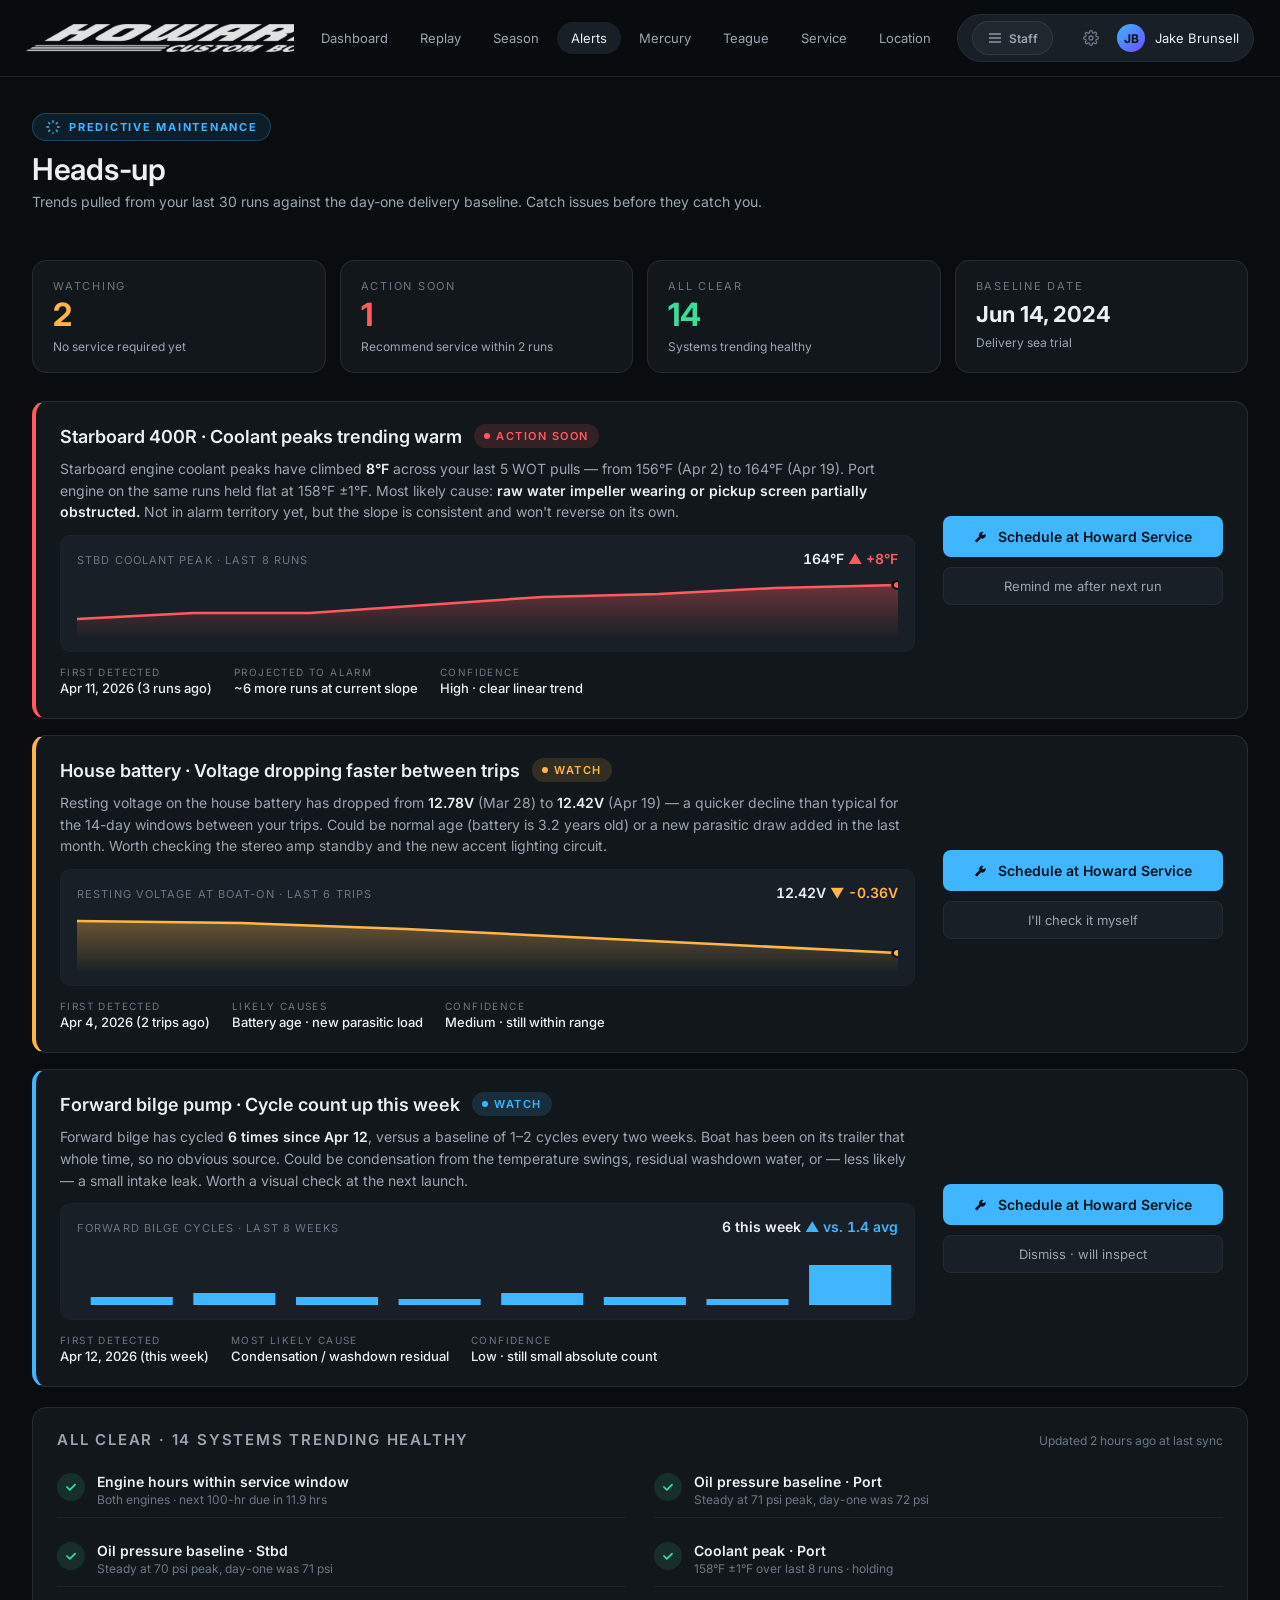
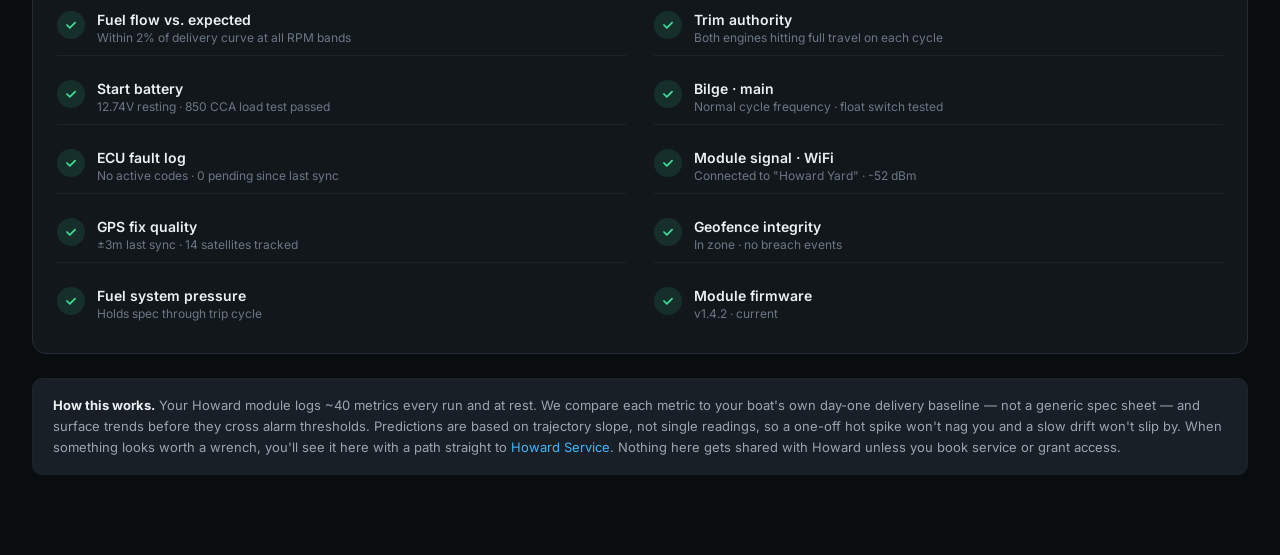
<file: alerts.html>
<!doctype html>
<html lang="en">
<head>
  <meta charset="utf-8" />
  <meta name="viewport" content="width=device-width, initial-scale=1" />
  <title>Predictive Alerts — Howard Custom Boats</title>
  <link rel="preconnect" href="https://fonts.googleapis.com" />
  <link rel="preconnect" href="https://fonts.gstatic.com" crossorigin />
  <link href="https://fonts.googleapis.com/css2?family=Inter:wght@400;500;600;700;800&display=swap" rel="stylesheet" />
  <link rel="stylesheet" href="styles.css" />
  <style>
    .alerts-summary {
      display: grid; grid-template-columns: repeat(4, 1fr); gap: 14px;
      margin: 18px 0 28px;
    }
    .summary-tile {
      background: var(--bg-elev-1); border: 1px solid var(--line);
      border-radius: var(--radius); padding: 18px 20px;
    }
    .summary-tile .lbl { font-size: 11px; letter-spacing: 0.16em; text-transform: uppercase; color: var(--text-mute); }
    .summary-tile .val { font-size: 32px; font-weight: 700; margin-top: 6px; line-height: 1; }
    .summary-tile.warn .val { color: var(--warn); }
    .summary-tile.good .val { color: var(--good); }
    .summary-tile.bad  .val { color: var(--bad); }
    .summary-tile .sub { font-size: 12px; color: var(--text-dim); margin-top: 8px; }

    .alert-card {
      background: var(--bg-elev-1); border: 1px solid var(--line);
      border-left-width: 4px;
      border-radius: var(--radius);
      padding: 22px 24px; margin-bottom: 16px;
      display: grid; grid-template-columns: 1fr 280px; gap: 28px;
      align-items: center;
    }
    .alert-card.severity-watch    { border-left-color: var(--accent); }
    .alert-card.severity-soon     { border-left-color: var(--warn); }
    .alert-card.severity-action   { border-left-color: var(--bad); }

    .alert-head { display: flex; align-items: center; gap: 12px; margin-bottom: 10px; flex-wrap: wrap; }
    .alert-head h3 { margin: 0; font-size: 18px; font-weight: 600; color: var(--text); }
    .alert-badge {
      display: inline-flex; align-items: center; gap: 6px;
      font-size: 11px; letter-spacing: 0.14em; text-transform: uppercase;
      padding: 5px 10px; border-radius: 999px; font-weight: 600;
    }
    .alert-badge .dot { width: 6px; height: 6px; border-radius: 50%; display: inline-block; }
    .alert-badge.watch  { background: rgba(63,182,255,.14); color: var(--accent); }
    .alert-badge.watch .dot  { background: var(--accent); }
    .alert-badge.soon   { background: rgba(255,182,72,.14); color: var(--warn); }
    .alert-badge.soon .dot   { background: var(--warn); }
    .alert-badge.action { background: rgba(255,90,95,.14); color: var(--bad); }
    .alert-badge.action .dot { background: var(--bad); }

    .alert-desc { color: var(--text-dim); line-height: 1.55; margin: 0 0 12px; font-size: 14px; }
    .alert-desc strong { color: var(--text); font-weight: 600; }

    .alert-meta { display: flex; gap: 22px; flex-wrap: wrap; font-size: 12px; color: var(--text-mute); margin-top: 14px; }
    .alert-meta div { display: flex; flex-direction: column; gap: 2px; }
    .alert-meta .ml { letter-spacing: 0.14em; text-transform: uppercase; font-size: 10px; }
    .alert-meta .mv { color: var(--text); font-size: 13px; font-weight: 500; }

    .alert-actions {
      display: flex; flex-direction: column; gap: 10px;
    }
    .alert-actions .schedule-btn {
      background: var(--accent); color: #001220;
      border: none; padding: 12px 18px; border-radius: 8px;
      font-weight: 600; font-size: 14px; cursor: pointer;
      display: flex; align-items: center; justify-content: center; gap: 8px;
      transition: all .15s ease;
    }
    .alert-actions .schedule-btn:hover { background: var(--accent-strong); color: #fff; transform: translateY(-1px); }
    .alert-actions .schedule-btn svg { width: 16px; height: 16px; fill: currentColor; }
    .alert-actions .dismiss-btn {
      background: var(--bg-elev-2); color: var(--text-dim);
      border: 1px solid var(--line); padding: 10px 14px; border-radius: 8px;
      font-size: 13px; cursor: pointer; transition: all .15s ease;
    }
    .alert-actions .dismiss-btn:hover { background: var(--bg-elev-3); color: var(--text); }

    .alert-chart {
      background: var(--bg-elev-2); border: 1px solid var(--line-soft);
      border-radius: var(--radius-sm); padding: 14px 16px;
      margin-top: 12px;
    }
    .alert-chart-head {
      display: flex; justify-content: space-between; align-items: baseline;
      font-size: 11px; color: var(--text-mute); letter-spacing: 0.1em; text-transform: uppercase;
    }
    .alert-chart-head .label-value { color: var(--text); font-size: 14px; font-weight: 600; letter-spacing: 0; text-transform: none; font-variant-numeric: tabular-nums; }
    .alert-chart svg { width: 100%; height: 64px; margin-top: 6px; display: block; }

    .all-clear {
      background: var(--bg-elev-1); border: 1px solid var(--line);
      border-radius: var(--radius); padding: 22px 24px; margin-top: 20px;
    }
    .all-clear-grid {
      display: grid; grid-template-columns: repeat(2, 1fr); gap: 14px 28px;
      margin-top: 14px;
    }
    .clear-item {
      display: flex; align-items: flex-start; gap: 12px; padding: 10px 0;
      border-bottom: 1px solid var(--line-soft);
    }
    .clear-item:last-child, .clear-item:nth-last-child(2) { border-bottom: none; }
    .clear-check {
      width: 28px; height: 28px; border-radius: 50%;
      background: rgba(61,220,151,0.12); color: var(--good);
      display: grid; place-items: center; flex-shrink: 0;
    }
    .clear-check svg { width: 14px; height: 14px; fill: none; stroke: currentColor; stroke-width: 3; stroke-linecap: round; stroke-linejoin: round; }
    .clear-text .name { font-size: 14px; font-weight: 600; color: var(--text); }
    .clear-text .meta { font-size: 12px; color: var(--text-mute); margin-top: 2px; }

    .method-box {
      background: var(--bg-elev-2); border: 1px solid var(--line-soft);
      border-radius: var(--radius-sm); padding: 16px 20px;
      margin-top: 24px; font-size: 13px; color: var(--text-dim); line-height: 1.6;
    }
    .method-box strong { color: var(--text); }

    @media (max-width: 880px) {
      .alert-card { grid-template-columns: 1fr; gap: 16px; }
      .alerts-summary { grid-template-columns: repeat(2, 1fr); }
      .all-clear-grid { grid-template-columns: 1fr; }
    }
  </style>
</head>
<body>
  <header class="topbar">
    <div class="brand" id="brand">
      <div class="brand-mark">HCB</div>
      <img class="brand-logo-img" src="assets/logo.png" alt="Howard Custom Boats"
           onload="this.style.display='block'; document.getElementById('brand').classList.add('has-logo');"
           onerror="this.style.display='none';" />
      <div class="brand-text"><strong>Howard</strong> &nbsp;Custom Boats</div>
    </div>
    <nav class="nav" aria-label="Primary">
      <a href="index.html">Dashboard</a>
      <a href="replay.html">Replay</a>
      <a href="recap.html">Season</a>
      <a href="alerts.html" class="active">Alerts</a>
      <a href="mercury.html">Mercury</a>
      <a href="teague.html">Teague</a>
      <a href="service.html">Service</a>
      <a href="location.html">Location</a>
    </nav>
    <div class="user-chip">
      <a href="fleet.html" class="role-toggle" title="Howard staff fleet view">
        <svg class="ico" viewBox="0 0 24 24"><path d="M3 12h18"/><path d="M3 6h18"/><path d="M3 18h18"/></svg>
        <span>Staff</span>
      </a>
      <a href="settings.html" title="Settings" style="color:var(--text-mute);padding:0 8px;">
        <svg class="ico" viewBox="0 0 24 24"><circle cx="12" cy="12" r="3"/><path d="M19.4 15a1.7 1.7 0 0 0 .3 1.8l.1.1a2 2 0 1 1-2.8 2.8l-.1-.1a1.7 1.7 0 0 0-1.8-.3 1.7 1.7 0 0 0-1 1.5V21a2 2 0 1 1-4 0v-.1a1.7 1.7 0 0 0-1.1-1.5 1.7 1.7 0 0 0-1.8.3l-.1.1a2 2 0 1 1-2.8-2.8l.1-.1a1.7 1.7 0 0 0 .3-1.8 1.7 1.7 0 0 0-1.5-1H3a2 2 0 1 1 0-4h.1a1.7 1.7 0 0 0 1.5-1.1 1.7 1.7 0 0 0-.3-1.8l-.1-.1a2 2 0 1 1 2.8-2.8l.1.1a1.7 1.7 0 0 0 1.8.3H9a1.7 1.7 0 0 0 1-1.5V3a2 2 0 1 1 4 0v.1a1.7 1.7 0 0 0 1 1.5 1.7 1.7 0 0 0 1.8-.3l.1-.1a2 2 0 1 1 2.8 2.8l-.1.1a1.7 1.7 0 0 0-.3 1.8V9a1.7 1.7 0 0 0 1.5 1H21a2 2 0 1 1 0 4h-.1a1.7 1.7 0 0 0-1.5 1z"/></svg>
      </a>
      <div class="avatar" id="avatar-initials">JB</div>
      <span id="user-name">Jake Brunsell</span>
    </div>
  </header>

  <section class="page-title">
    <span class="engine-badge">
      <svg class="ico" viewBox="0 0 24 24"><path d="M12 2v4M12 22v-2M4.93 4.93l2.83 2.83M19.07 19.07l-2.83-2.83M2 12h4M22 12h-4M4.93 19.07l2.83-2.83M19.07 4.93l-2.83 2.83"/></svg>
      Predictive Maintenance
    </span>
    <h1 style="margin-top:10px;">Heads-up</h1>
    <div class="sub">Trends pulled from your last 30 runs against the day-one delivery baseline. Catch issues before they catch you.</div>
  </section>

  <main class="container">
    <div class="alerts-summary">
      <div class="summary-tile warn">
        <div class="lbl">Watching</div>
        <div class="val">2</div>
        <div class="sub">No service required yet</div>
      </div>
      <div class="summary-tile bad">
        <div class="lbl">Action soon</div>
        <div class="val">1</div>
        <div class="sub">Recommend service within 2 runs</div>
      </div>
      <div class="summary-tile good">
        <div class="lbl">All clear</div>
        <div class="val">14</div>
        <div class="sub">Systems trending healthy</div>
      </div>
      <div class="summary-tile">
        <div class="lbl">Baseline date</div>
        <div class="val" style="font-size: 22px; line-height: 1.2; margin-top: 8px;">Jun 14, 2024</div>
        <div class="sub">Delivery sea trial</div>
      </div>
    </div>

    <!-- Alert 1: Starboard coolant trending warm -->
    <article class="alert-card severity-action">
      <div>
        <div class="alert-head">
          <h3>Starboard 400R · Coolant peaks trending warm</h3>
          <span class="alert-badge action"><span class="dot"></span>Action soon</span>
        </div>
        <p class="alert-desc">
          Starboard engine coolant peaks have climbed <strong>8°F</strong> across your last 5 WOT pulls — from 156°F (Apr 2) to 164°F (Apr 19). Port engine on the same runs held flat at 158°F ±1°F. Most likely cause: <strong>raw water impeller wearing or pickup screen partially obstructed.</strong> Not in alarm territory yet, but the slope is consistent and won't reverse on its own.
        </p>
        <div class="alert-chart">
          <div class="alert-chart-head">
            <span>Stbd coolant peak · last 8 runs</span>
            <span class="label-value">164°F <span style="color:var(--bad)">▲ +8°F</span></span>
          </div>
          <svg viewBox="0 0 600 64" preserveAspectRatio="none">
            <defs>
              <linearGradient id="warn-grad" x1="0" y1="0" x2="0" y2="1">
                <stop offset="0%" stop-color="#ff5a5f" stop-opacity="0.35"/>
                <stop offset="100%" stop-color="#ff5a5f" stop-opacity="0.02"/>
              </linearGradient>
            </defs>
            <!-- 8 data points: 154,156,156,158,160,161,163,164 mapped to y -->
            <path d="M0,46 L85,40 L170,40 L255,32 L340,24 L425,21 L510,15 L600,12" fill="none" stroke="#ff5a5f" stroke-width="2.5" stroke-linecap="round" stroke-linejoin="round"/>
            <path d="M0,46 L85,40 L170,40 L255,32 L340,24 L425,21 L510,15 L600,12 L600,64 L0,64 Z" fill="url(#warn-grad)"/>
            <circle cx="600" cy="12" r="4" fill="#ff5a5f" stroke="#0a0d10" stroke-width="2"/>
          </svg>
        </div>
        <div class="alert-meta">
          <div><span class="ml">First detected</span><span class="mv">Apr 11, 2026 (3 runs ago)</span></div>
          <div><span class="ml">Projected to alarm</span><span class="mv">~6 more runs at current slope</span></div>
          <div><span class="ml">Confidence</span><span class="mv">High · clear linear trend</span></div>
        </div>
      </div>
      <div class="alert-actions">
        <button class="schedule-btn">
          <svg viewBox="0 0 24 24"><path d="M14.7 6.3a5 5 0 0 0-7 6.4l-5 5a2 2 0 1 0 2.8 2.8l5-5a5 5 0 0 0 6.4-7l-2.3 2.3-2-.6-.6-2 2.7-1.9Z"/></svg>
          Schedule at Howard Service
        </button>
        <button class="dismiss-btn">Remind me after next run</button>
      </div>
    </article>

    <!-- Alert 2: Battery 2 voltage drop -->
    <article class="alert-card severity-soon">
      <div>
        <div class="alert-head">
          <h3>House battery · Voltage dropping faster between trips</h3>
          <span class="alert-badge soon"><span class="dot"></span>Watch</span>
        </div>
        <p class="alert-desc">
          Resting voltage on the house battery has dropped from <strong>12.78V</strong> (Mar 28) to <strong>12.42V</strong> (Apr 19) — a quicker decline than typical for the 14-day windows between your trips. Could be normal age (battery is 3.2 years old) or a new parasitic draw added in the last month. Worth checking the stereo amp standby and the new accent lighting circuit.
        </p>
        <div class="alert-chart">
          <div class="alert-chart-head">
            <span>Resting voltage at boat-on · last 6 trips</span>
            <span class="label-value">12.42V <span style="color:var(--warn)">▼ -0.36V</span></span>
          </div>
          <svg viewBox="0 0 600 64" preserveAspectRatio="none">
            <defs>
              <linearGradient id="warn-grad2" x1="0" y1="0" x2="0" y2="1">
                <stop offset="0%" stop-color="#ffb648" stop-opacity="0.35"/>
                <stop offset="100%" stop-color="#ffb648" stop-opacity="0.02"/>
              </linearGradient>
            </defs>
            <path d="M0,14 L120,16 L240,22 L360,30 L480,38 L600,46" fill="none" stroke="#ffb648" stroke-width="2.5" stroke-linecap="round" stroke-linejoin="round"/>
            <path d="M0,14 L120,16 L240,22 L360,30 L480,38 L600,46 L600,64 L0,64 Z" fill="url(#warn-grad2)"/>
            <circle cx="600" cy="46" r="4" fill="#ffb648" stroke="#0a0d10" stroke-width="2"/>
          </svg>
        </div>
        <div class="alert-meta">
          <div><span class="ml">First detected</span><span class="mv">Apr 4, 2026 (2 trips ago)</span></div>
          <div><span class="ml">Likely causes</span><span class="mv">Battery age · new parasitic load</span></div>
          <div><span class="ml">Confidence</span><span class="mv">Medium · still within range</span></div>
        </div>
      </div>
      <div class="alert-actions">
        <button class="schedule-btn">
          <svg viewBox="0 0 24 24"><path d="M14.7 6.3a5 5 0 0 0-7 6.4l-5 5a2 2 0 1 0 2.8 2.8l5-5a5 5 0 0 0 6.4-7l-2.3 2.3-2-.6-.6-2 2.7-1.9Z"/></svg>
          Schedule at Howard Service
        </button>
        <button class="dismiss-btn">I'll check it myself</button>
      </div>
    </article>

    <!-- Alert 3: Bilge cycle spike -->
    <article class="alert-card severity-watch">
      <div>
        <div class="alert-head">
          <h3>Forward bilge pump · Cycle count up this week</h3>
          <span class="alert-badge watch"><span class="dot"></span>Watch</span>
        </div>
        <p class="alert-desc">
          Forward bilge has cycled <strong>6 times since Apr 12</strong>, versus a baseline of 1–2 cycles every two weeks. Boat has been on its trailer that whole time, so no obvious source. Could be condensation from the temperature swings, residual washdown water, or — less likely — a small intake leak. Worth a visual check at the next launch.
        </p>
        <div class="alert-chart">
          <div class="alert-chart-head">
            <span>Forward bilge cycles · last 8 weeks</span>
            <span class="label-value">6 this week <span style="color:var(--accent)">▲ vs. 1.4 avg</span></span>
          </div>
          <svg viewBox="0 0 600 64" preserveAspectRatio="none">
            <g fill="#3fb6ff">
              <rect x="10"  y="56" width="60" height="8"/>
              <rect x="85"  y="52" width="60" height="12"/>
              <rect x="160" y="56" width="60" height="8"/>
              <rect x="235" y="58" width="60" height="6"/>
              <rect x="310" y="52" width="60" height="12"/>
              <rect x="385" y="56" width="60" height="8"/>
              <rect x="460" y="58" width="60" height="6"/>
              <rect x="535" y="24" width="60" height="40" opacity="1"/>
            </g>
          </svg>
        </div>
        <div class="alert-meta">
          <div><span class="ml">First detected</span><span class="mv">Apr 12, 2026 (this week)</span></div>
          <div><span class="ml">Most likely cause</span><span class="mv">Condensation / washdown residual</span></div>
          <div><span class="ml">Confidence</span><span class="mv">Low · still small absolute count</span></div>
        </div>
      </div>
      <div class="alert-actions">
        <button class="schedule-btn">
          <svg viewBox="0 0 24 24"><path d="M14.7 6.3a5 5 0 0 0-7 6.4l-5 5a2 2 0 1 0 2.8 2.8l5-5a5 5 0 0 0 6.4-7l-2.3 2.3-2-.6-.6-2 2.7-1.9Z"/></svg>
          Schedule at Howard Service
        </button>
        <button class="dismiss-btn">Dismiss · will inspect</button>
      </div>
    </article>

    <!-- All Clear section -->
    <div class="all-clear">
      <div class="section-title" style="margin-top:0;">
        <h2>All clear · 14 systems trending healthy</h2>
        <span style="font-size:12px;color:var(--text-mute);">Updated 2 hours ago at last sync</span>
      </div>
      <div class="all-clear-grid">
        <div class="clear-item">
          <div class="clear-check"><svg viewBox="0 0 24 24"><polyline points="5 12 10 17 19 8"/></svg></div>
          <div class="clear-text"><div class="name">Engine hours within service window</div><div class="meta">Both engines · next 100-hr due in 11.9 hrs</div></div>
        </div>
        <div class="clear-item">
          <div class="clear-check"><svg viewBox="0 0 24 24"><polyline points="5 12 10 17 19 8"/></svg></div>
          <div class="clear-text"><div class="name">Oil pressure baseline · Port</div><div class="meta">Steady at 71 psi peak, day-one was 72 psi</div></div>
        </div>
        <div class="clear-item">
          <div class="clear-check"><svg viewBox="0 0 24 24"><polyline points="5 12 10 17 19 8"/></svg></div>
          <div class="clear-text"><div class="name">Oil pressure baseline · Stbd</div><div class="meta">Steady at 70 psi peak, day-one was 71 psi</div></div>
        </div>
        <div class="clear-item">
          <div class="clear-check"><svg viewBox="0 0 24 24"><polyline points="5 12 10 17 19 8"/></svg></div>
          <div class="clear-text"><div class="name">Coolant peak · Port</div><div class="meta">158°F ±1°F over last 8 runs · holding</div></div>
        </div>
        <div class="clear-item">
          <div class="clear-check"><svg viewBox="0 0 24 24"><polyline points="5 12 10 17 19 8"/></svg></div>
          <div class="clear-text"><div class="name">Fuel flow vs. expected</div><div class="meta">Within 2% of delivery curve at all RPM bands</div></div>
        </div>
        <div class="clear-item">
          <div class="clear-check"><svg viewBox="0 0 24 24"><polyline points="5 12 10 17 19 8"/></svg></div>
          <div class="clear-text"><div class="name">Trim authority</div><div class="meta">Both engines hitting full travel on each cycle</div></div>
        </div>
        <div class="clear-item">
          <div class="clear-check"><svg viewBox="0 0 24 24"><polyline points="5 12 10 17 19 8"/></svg></div>
          <div class="clear-text"><div class="name">Start battery</div><div class="meta">12.74V resting · 850 CCA load test passed</div></div>
        </div>
        <div class="clear-item">
          <div class="clear-check"><svg viewBox="0 0 24 24"><polyline points="5 12 10 17 19 8"/></svg></div>
          <div class="clear-text"><div class="name">Bilge · main</div><div class="meta">Normal cycle frequency · float switch tested</div></div>
        </div>
        <div class="clear-item">
          <div class="clear-check"><svg viewBox="0 0 24 24"><polyline points="5 12 10 17 19 8"/></svg></div>
          <div class="clear-text"><div class="name">ECU fault log</div><div class="meta">No active codes · 0 pending since last sync</div></div>
        </div>
        <div class="clear-item">
          <div class="clear-check"><svg viewBox="0 0 24 24"><polyline points="5 12 10 17 19 8"/></svg></div>
          <div class="clear-text"><div class="name">Module signal · WiFi</div><div class="meta">Connected to "Howard Yard" · -52 dBm</div></div>
        </div>
        <div class="clear-item">
          <div class="clear-check"><svg viewBox="0 0 24 24"><polyline points="5 12 10 17 19 8"/></svg></div>
          <div class="clear-text"><div class="name">GPS fix quality</div><div class="meta">±3m last sync · 14 satellites tracked</div></div>
        </div>
        <div class="clear-item">
          <div class="clear-check"><svg viewBox="0 0 24 24"><polyline points="5 12 10 17 19 8"/></svg></div>
          <div class="clear-text"><div class="name">Geofence integrity</div><div class="meta">In zone · no breach events</div></div>
        </div>
        <div class="clear-item">
          <div class="clear-check"><svg viewBox="0 0 24 24"><polyline points="5 12 10 17 19 8"/></svg></div>
          <div class="clear-text"><div class="name">Fuel system pressure</div><div class="meta">Holds spec through trip cycle</div></div>
        </div>
        <div class="clear-item">
          <div class="clear-check"><svg viewBox="0 0 24 24"><polyline points="5 12 10 17 19 8"/></svg></div>
          <div class="clear-text"><div class="name">Module firmware</div><div class="meta">v1.4.2 · current</div></div>
        </div>
      </div>
    </div>

    <div class="method-box">
      <strong>How this works.</strong> Your Howard module logs ~40 metrics every run and at rest. We compare each metric to your boat's own day-one delivery baseline — not a generic spec sheet — and surface trends before they cross alarm thresholds. Predictions are based on trajectory slope, not single readings, so a one-off hot spike won't nag you and a slow drift won't slip by. When something looks worth a wrench, you'll see it here with a path straight to <a href="service.html" style="color:var(--accent);">Howard Service</a>. Nothing here gets shared with Howard unless you book service or grant access.
    </div>
  </main>

  <nav class="mobile-nav" aria-label="Primary mobile">
      <div class="mobile-nav-row six">
      <a href="index.html"><svg viewBox="0 0 24 24"><path d="M3 11 12 3l9 8"/><path d="M5 10v10h14V10"/></svg>Home</a>
      <a href="replay.html"><svg viewBox="0 0 24 24"><path d="M5 3l14 9-14 9V3z"/></svg>Replay</a>
      <a href="recap.html"><svg viewBox="0 0 24 24"><path d="M12 2l2.4 7.4H22l-6.2 4.5 2.4 7.4L12 16.8 5.8 21.3l2.4-7.4L2 9.4h7.6L12 2z"/></svg>Season</a>
      <a href="alerts.html" class="active"><svg viewBox="0 0 24 24"><path d="M12 2v4M12 22v-2M4.93 4.93l2.83 2.83M19.07 19.07l-2.83-2.83M2 12h4M22 12h-4M4.93 19.07l2.83-2.83M19.07 4.93l-2.83 2.83"/></svg>Alerts</a>
      <a href="service.html"><svg viewBox="0 0 24 24"><path d="M14.7 6.3a5 5 0 0 0-7 6.4l-5 5a2 2 0 1 0 2.8 2.8l5-5a5 5 0 0 0 6.4-7l-2.3 2.3-2-.6-.6-2 2.7-1.9Z"/></svg>Service</a>
      <a href="location.html"><svg viewBox="0 0 24 24"><path d="M12 22s8-7 8-13a8 8 0 1 0-16 0c0 6 8 13 8 13Z"/><circle cx="12" cy="9" r="3"/></svg>Location</a>
      </div>
    </nav>
</body>
</html>
</file>
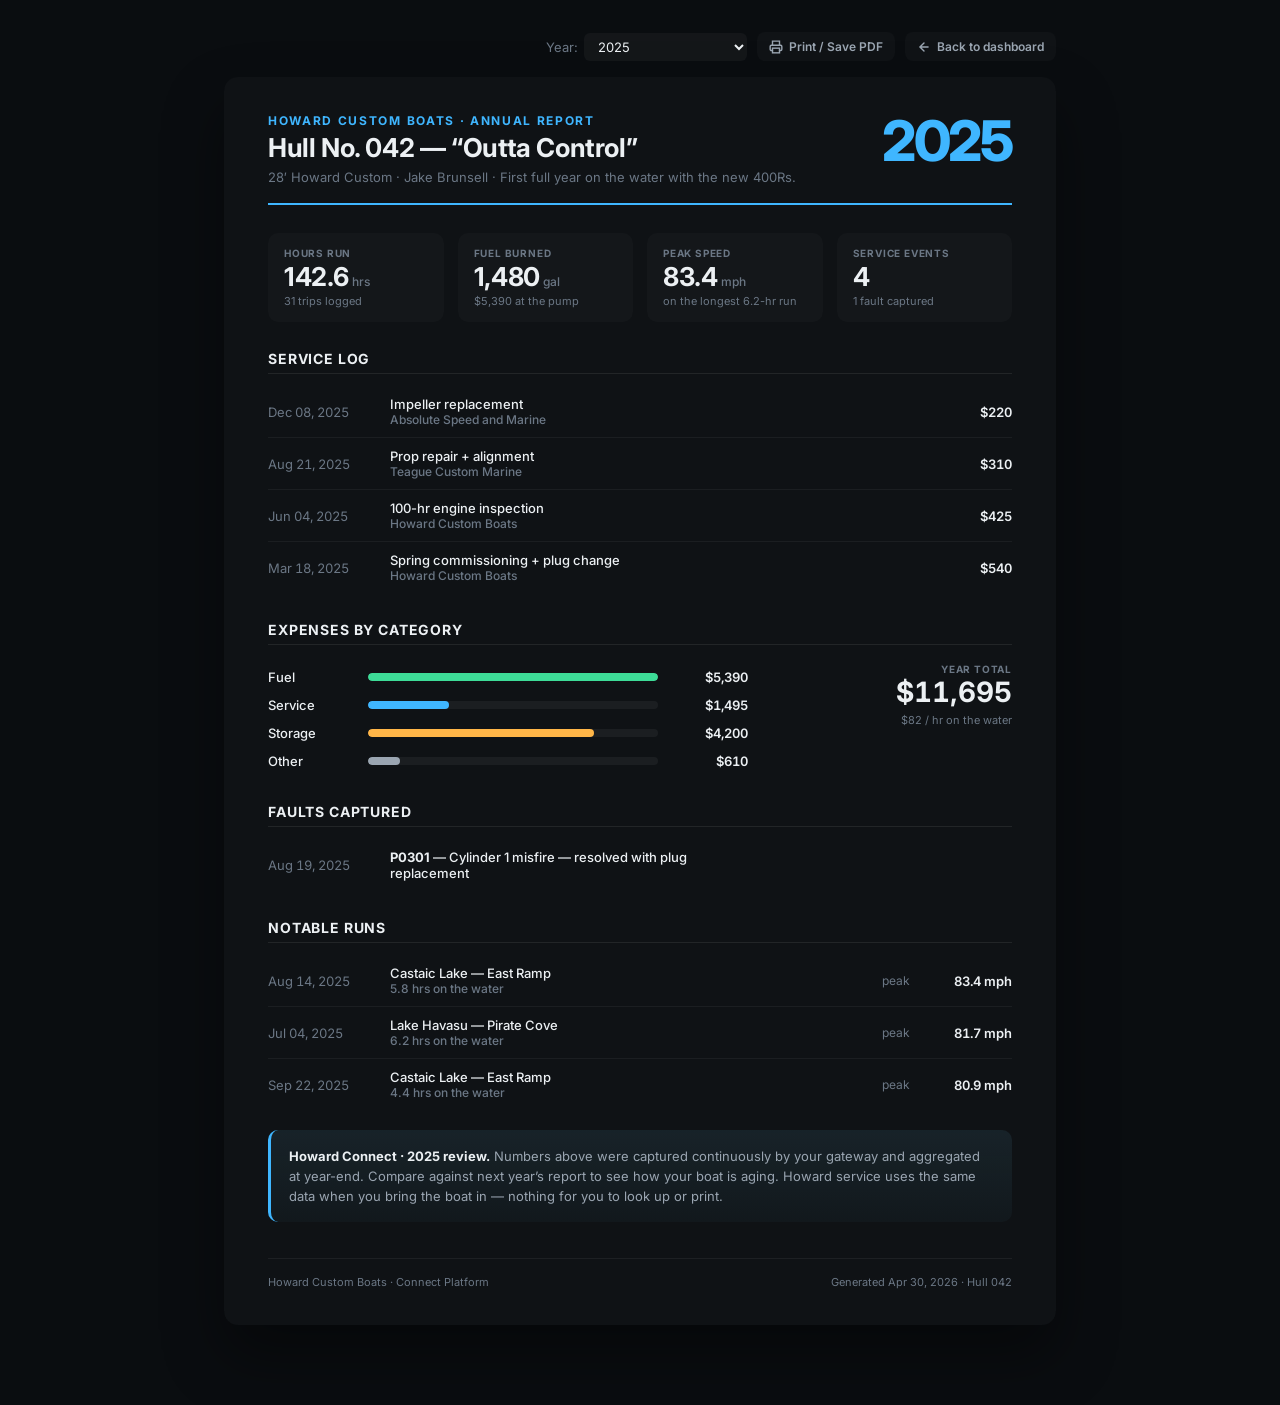
<file: annual-report.html>
<!doctype html>
<html lang="en">
<head>
  <meta charset="utf-8" />
  <meta name="viewport" content="width=device-width, initial-scale=1" />
  <title>Annual Report — Howard Custom Boats</title>
  <link rel="preconnect" href="https://fonts.googleapis.com" />
  <link rel="preconnect" href="https://fonts.gstatic.com" crossorigin />
  <link href="https://fonts.googleapis.com/css2?family=Inter:wght@400;500;600;700&display=swap" rel="stylesheet" />
  <link rel="stylesheet" href="styles.css" />
  <style>
    body { background: var(--bg); }
    .ar-shell { max-width: 880px; margin: 32px auto 80px; padding: 0 24px; }
    .ar-toolbar { display: flex; gap: 10px; justify-content: flex-end; margin-bottom: 16px; flex-wrap: wrap; }
    .ar-paper {
      background: rgba(255,255,255,.02);
      border: 1px solid var(--border);
      border-radius: 14px;
      padding: 36px 44px;
      box-shadow: 0 30px 60px rgba(0,0,0,.4);
    }
    .ar-header {
      display: flex; justify-content: space-between; align-items: flex-start;
      gap: 24px; margin-bottom: 28px;
      padding-bottom: 18px;
      border-bottom: 2px solid var(--accent);
    }
    .ar-header .ar-brand {
      font-size: 12px; letter-spacing: .14em; text-transform: uppercase;
      font-weight: 700; color: var(--accent);
    }
    .ar-header h1 { margin: 4px 0 6px 0; font-size: 26px; font-weight: 700; letter-spacing: -.015em; color: var(--text); }
    .ar-header .ar-sub { color: var(--text-mute); font-size: 13px; }
    .ar-header .ar-year { font-size: 56px; font-weight: 800; letter-spacing: -0.04em; color: var(--accent); line-height: 1; }
    .ar-stat-grid { display: grid; grid-template-columns: repeat(4, 1fr); gap: 14px; margin: 24px 0 28px; }
    .ar-stat { border: 1px solid var(--border); border-radius: 10px; padding: 14px 16px; background: rgba(255,255,255,.02); }
    .ar-stat .lbl { font-size: 10px; text-transform: uppercase; letter-spacing: .08em; color: var(--text-mute); font-weight: 700; }
    .ar-stat .val { font-size: 26px; font-weight: 700; letter-spacing: -.01em; color: var(--text); margin-top: 2px; }
    .ar-stat .val small { font-size: 12px; color: var(--text-mute); font-weight: 500; margin-left: 3px; letter-spacing: 0; }
    .ar-stat .meta { font-size: 11px; color: var(--text-mute); margin-top: 2px; }
    .ar-section { margin: 28px 0 16px; }
    .ar-section h2 { margin: 0 0 12px 0; font-size: 14px; letter-spacing: .06em; text-transform: uppercase; font-weight: 700; color: var(--text); padding-bottom: 6px; border-bottom: 1px solid rgba(255,255,255,.08); }
    .ar-list { list-style: none; margin: 0; padding: 0; }
    .ar-list li {
      display: grid; grid-template-columns: 110px 1fr 130px 90px;
      gap: 12px; padding: 10px 0;
      border-bottom: 1px solid rgba(255,255,255,.05);
      font-size: 13px; align-items: center;
    }
    .ar-list li:last-child { border-bottom: 0; }
    .ar-list .ar-date { color: var(--text-mute); font-variant-numeric: tabular-nums; }
    .ar-list .ar-desc { color: var(--text); font-weight: 500; }
    .ar-list .ar-shop { color: var(--text-mute); font-size: 12px; }
    .ar-list .ar-cost { color: var(--text); font-weight: 600; text-align: right; font-variant-numeric: tabular-nums; }
    .ar-split { display: grid; grid-template-columns: 2fr 1fr; gap: 24px; align-items: start; margin-top: 18px; }
    .ar-bar-row { display: grid; grid-template-columns: 90px 1fr 80px; gap: 10px; align-items: center; padding: 6px 0; font-size: 13px; }
    .ar-bar-row .lbl { color: var(--text); font-weight: 500; }
    .ar-bar-row .bar { height: 8px; border-radius: 4px; background: rgba(255,255,255,.05); position: relative; overflow: hidden; }
    .ar-bar-row .bar > span { display: block; height: 100%; border-radius: 4px; }
    .ar-bar-row .amt { text-align: right; font-variant-numeric: tabular-nums; color: var(--text); font-weight: 600; }
    .ar-callout {
      margin-top: 20px; padding: 16px 18px; border-radius: 10px;
      background: linear-gradient(180deg, rgba(95,180,214,.10), rgba(95,180,214,.04));
      border-left: 3px solid var(--accent);
      font-size: 13px; line-height: 1.55; color: var(--text-dim);
    }
    .ar-callout strong { color: var(--text); }
    .ar-footer {
      margin-top: 36px; padding-top: 16px;
      border-top: 1px solid rgba(255,255,255,.06);
      display: flex; justify-content: space-between; align-items: center;
      gap: 12px; flex-wrap: wrap;
      font-size: 11px; color: var(--text-mute);
    }
    .ar-year-pick { display: inline-flex; gap: 6px; align-items: center; font-size: 13px; color: var(--text-mute); }
    .ar-year-pick select { background: rgba(255,255,255,.04); border: 1px solid var(--border); border-radius: 6px; color: var(--text); padding: 5px 10px; font-family: inherit; font-size: 13px; }
    @media (max-width: 640px) {
      .ar-shell { margin: 16px auto; padding: 0 12px; }
      .ar-paper { padding: 22px 18px; }
      .ar-header { flex-direction: column; gap: 8px; }
      .ar-header .ar-year { font-size: 36px; }
      .ar-stat-grid { grid-template-columns: 1fr 1fr; }
      .ar-list li { grid-template-columns: 1fr auto; gap: 4px; padding: 12px 0; }
      .ar-list .ar-date { font-size: 11px; }
      .ar-list .ar-shop { font-size: 11px; grid-column: 1 / -1; }
      .ar-list .ar-cost { font-size: 13px; }
      .ar-split { grid-template-columns: 1fr; }
    }
    @media print {
      body { background: #fff !important; color: #000 !important; }
      .ar-toolbar, .topbar, .mobile-nav, .toast-stack { display: none !important; }
      .ar-shell { margin: 0; padding: 0; max-width: 100%; }
      .ar-paper { box-shadow: none !important; border: none !important; background: #fff !important; padding: 24px !important; }
      .ar-paper, .ar-paper * { color: #000 !important; }
      .ar-header { border-bottom-color: #000 !important; }
      .ar-header .ar-brand, .ar-header .ar-year, .ar-stat .val { color: #000 !important; }
      .ar-stat { background: #f5f5f5 !important; border-color: #ccc !important; }
      .ar-section h2 { border-bottom-color: #888 !important; }
      .ar-list li { border-bottom-color: #ccc !important; }
      .ar-bar-row .bar { background: #ddd !important; }
      .ar-callout { background: #f0f7fa !important; border-left-color: #5fb4d6 !important; color: #000 !important; }
      .ar-footer { border-top-color: #ccc !important; }
    }
  </style>
</head>
<body>
  <div class="ar-shell">
    <div class="ar-toolbar">
      <div class="ar-year-pick">
        Year:
        <select id="ar-year">
          <option value="2025" selected>2025</option>
          <option value="2026">2026 (year-to-date)</option>
        </select>
      </div>
      <button class="btn-ghost" onclick="window.print()">
        <svg class="ico" viewBox="0 0 24 24"><path d="M6 9V2h12v7"/><path d="M6 18H4a2 2 0 0 1-2-2v-5a2 2 0 0 1 2-2h16a2 2 0 0 1 2 2v5a2 2 0 0 1-2 2h-2"/><rect x="6" y="14" width="12" height="8"/></svg>
        Print / Save PDF
      </button>
      <a class="btn-ghost" href="index.html">
        <svg class="ico" viewBox="0 0 24 24"><path d="M19 12H5M12 19l-7-7 7-7"/></svg>
        Back to dashboard
      </a>
    </div>
    <div class="ar-paper" id="ar-paper"></div>
  </div>
  <div class="toast-stack" id="toast-stack"></div>
  <script src="app.js"></script>
  <script src="annual-report-data.js"></script>
</body>
</html>
</file>
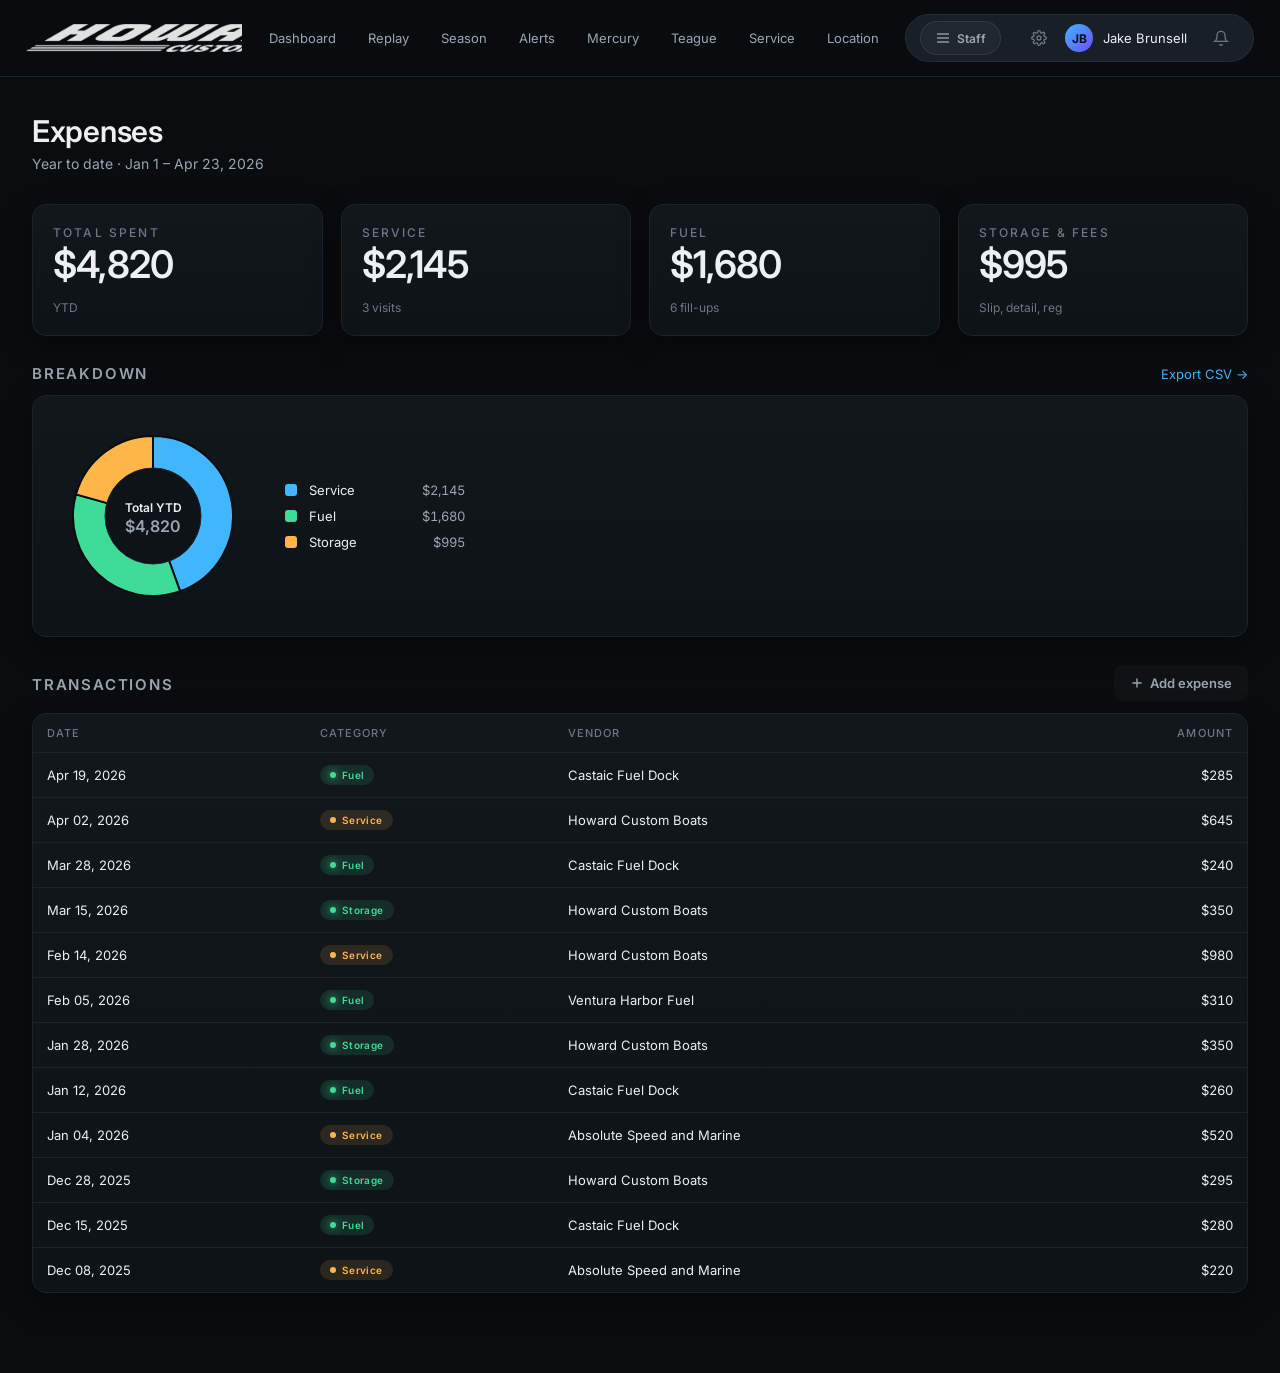
<file: expenses.html>
<!doctype html>
<html lang="en">
<head>
  <meta charset="utf-8" />
  <meta name="viewport" content="width=device-width, initial-scale=1" />
  <title>Expenses — Howard Custom Boats</title>
  <link rel="preconnect" href="https://fonts.googleapis.com" />
  <link rel="preconnect" href="https://fonts.gstatic.com" crossorigin />
  <link href="https://fonts.googleapis.com/css2?family=Inter:wght@400;500;600;700&display=swap" rel="stylesheet" />
  <link rel="stylesheet" href="styles.css" />
</head>
<body>
  <header class="topbar">
    <div class="brand" id="brand">
      <div class="brand-mark">HCB</div>
      <img class="brand-logo-img" src="assets/logo.png" alt="Howard Custom Boats"
           onload="this.style.display='block'; document.getElementById('brand').classList.add('has-logo');"
           onerror="this.style.display='none';" />
      <div class="brand-text"><strong>Howard</strong> &nbsp;Custom Boats</div>
    </div>
    <nav class="nav" aria-label="Primary">
      <a href="index.html">Dashboard</a>
      <a href="replay.html">Replay</a>
      <a href="recap.html">Season</a>
      <a href="alerts.html">Alerts</a>
      <a href="mercury.html">Mercury</a>
      <a href="teague.html">Teague</a>
      <a href="service.html">Service</a>
      <a href="location.html">Location</a>
    </nav>
    <div class="user-chip">
      <a href="fleet.html" class="role-toggle" title="Howard staff fleet view">
        <svg class="ico" viewBox="0 0 24 24"><path d="M3 12h18"/><path d="M3 6h18"/><path d="M3 18h18"/></svg>
        <span>Staff</span>
      </a>
      <a href="settings.html" title="Settings" style="color:var(--text-mute);padding:0 8px;">
        <svg class="ico" viewBox="0 0 24 24"><circle cx="12" cy="12" r="3"/><path d="M19.4 15a1.7 1.7 0 0 0 .3 1.8l.1.1a2 2 0 1 1-2.8 2.8l-.1-.1a1.7 1.7 0 0 0-1.8-.3 1.7 1.7 0 0 0-1 1.5V21a2 2 0 1 1-4 0v-.1a1.7 1.7 0 0 0-1.1-1.5 1.7 1.7 0 0 0-1.8.3l-.1.1a2 2 0 1 1-2.8-2.8l.1-.1a1.7 1.7 0 0 0 .3-1.8 1.7 1.7 0 0 0-1.5-1H3a2 2 0 1 1 0-4h.1a1.7 1.7 0 0 0 1.5-1.1 1.7 1.7 0 0 0-.3-1.8l-.1-.1a2 2 0 1 1 2.8-2.8l.1.1a1.7 1.7 0 0 0 1.8.3H9a1.7 1.7 0 0 0 1-1.5V3a2 2 0 1 1 4 0v.1a1.7 1.7 0 0 0 1 1.5 1.7 1.7 0 0 0 1.8-.3l.1-.1a2 2 0 1 1 2.8 2.8l-.1.1a1.7 1.7 0 0 0-.3 1.8V9a1.7 1.7 0 0 0 1.5 1H21a2 2 0 1 1 0 4h-.1a1.7 1.7 0 0 0-1.5 1z"/></svg>
      </a>
      <div class="avatar" id="avatar-initials">JB</div>
      <span id="user-name">Jake Brunsell</span>
      <a href="#" title="Notifications" style="margin-left:6px;color:var(--text-mute);padding:0 10px;">
        <svg class="ico" viewBox="0 0 24 24"><path d="M6 8a6 6 0 1 1 12 0c0 7 3 9 3 9H3s3-2 3-9"/><path d="M10 21a2 2 0 0 0 4 0"/></svg>
      </a>
    </div>
  </header>

  <section class="page-title">
    <h1>Expenses</h1>
    <div class="sub">Year to date &middot; Jan 1 &ndash; Apr 23, 2026</div>
  </section>

  <main class="container">
    <!-- Summary tiles -->
    <div class="grid">
      <div class="card col-3">
        <h3>Total Spent</h3>
        <div class="big">$<span id="exp-total">4,820</span></div>
        <div class="foot">YTD</div>
      </div>
      <div class="card col-3">
        <h3>Service</h3>
        <div class="big">$<span id="exp-service">2,145</span></div>
        <div class="foot">3 visits</div>
      </div>
      <div class="card col-3">
        <h3>Fuel</h3>
        <div class="big">$<span id="exp-fuel">1,680</span></div>
        <div class="foot">6 fill-ups</div>
      </div>
      <div class="card col-3">
        <h3>Storage &amp; Fees</h3>
        <div class="big">$<span id="exp-storage">995</span></div>
        <div class="foot">Slip, detail, reg</div>
      </div>
    </div>

    <!-- Breakdown chart -->
    <div class="section-title">
      <h2>Breakdown</h2>
      <a href="#" id="btn-export">Export CSV &rarr;</a>
    </div>
    <div class="card">
      <div class="chart-wrap" id="exp-chart"></div>
    </div>

    <!-- Transactions -->
    <div class="section-title">
      <h2>Transactions</h2>
      <div class="actions-row">
        <button class="btn btn-ghost" id="btn-add-tx">
          <svg class="ico" viewBox="0 0 24 24"><path d="M12 5v14M5 12h14"/></svg>
          Add expense
        </button>
      </div>
    </div>
    <div class="card" style="padding:0;overflow:hidden;">
      <table class="log">
        <thead>
          <tr>
            <th>Date</th>
            <th>Category</th>
            <th>Vendor</th>
            <th style="text-align:right;">Amount</th>
          </tr>
        </thead>
        <tbody id="tx-body"></tbody>
      </table>
    </div>
  </main>

  <nav class="mobile-nav" aria-label="Primary mobile">
      <div class="mobile-nav-row six">
      <a href="index.html"><svg viewBox="0 0 24 24"><path d="M3 11 12 3l9 8"/><path d="M5 10v10h14V10"/></svg>Home</a>
      <a href="replay.html"><svg viewBox="0 0 24 24"><path d="M5 3l14 9-14 9V3z"/></svg>Replay</a>
      <a href="recap.html"><svg viewBox="0 0 24 24"><path d="M12 2l2.4 7.4H22l-6.2 4.5 2.4 7.4L12 16.8 5.8 21.3l2.4-7.4L2 9.4h7.6L12 2z"/></svg>Season</a>
      <a href="alerts.html"><svg viewBox="0 0 24 24"><path d="M12 2v4M12 22v-2M4.93 4.93l2.83 2.83M19.07 19.07l-2.83-2.83M2 12h4M22 12h-4M4.93 19.07l2.83-2.83M19.07 4.93l-2.83 2.83"/></svg>Alerts</a>
      <a href="service.html"><svg viewBox="0 0 24 24"><path d="M14.7 6.3a5 5 0 0 0-7 6.4l-5 5a2 2 0 1 0 2.8 2.8l5-5a5 5 0 0 0 6.4-7l-2.3 2.3-2-.6-.6-2 2.7-1.9Z"/></svg>Service</a>
      <a href="location.html"><svg viewBox="0 0 24 24"><path d="M12 22s8-7 8-13a8 8 0 1 0-16 0c0 6 8 13 8 13Z"/><circle cx="12" cy="9" r="3"/></svg>Location</a>
      </div>
    </nav>

  <div class="toast-stack" id="toast-stack"></div>
  <script src="data/fleet-data.js"></script>
  <script src="app.js"></script>
  <script>
    document.getElementById("btn-add-tx")?.addEventListener("click", () =>
      HCB.toast({ title: "Add expense", body: "Expense entry form would open here.", tone: "good" }));
    document.getElementById("btn-export")?.addEventListener("click", (e) => {
      e.preventDefault();
      HCB.toast({ title: "Export started", body: "CSV will download shortly.", tone: "good" });
    });
  </script>
</body>
</html>
</file>
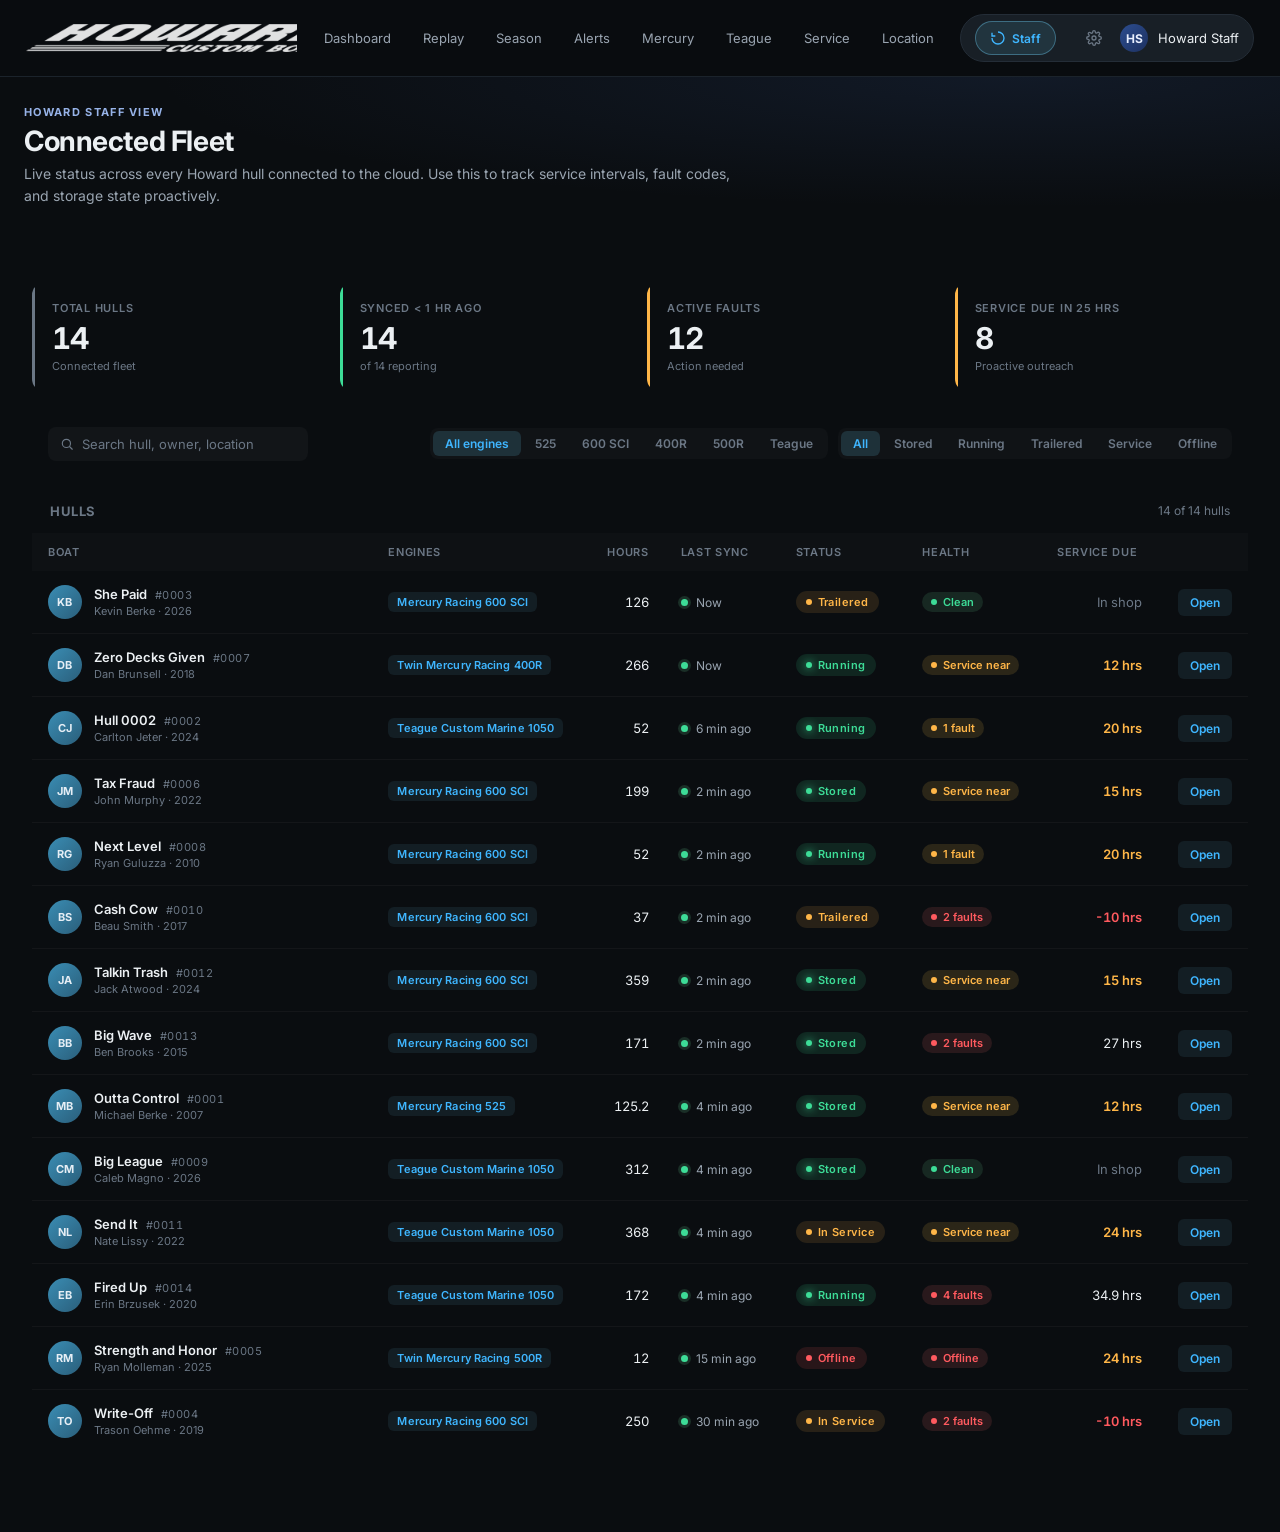
<file: fleet.html>
<!doctype html>
<html lang="en">
<head>
  <meta charset="utf-8" />
  <meta name="viewport" content="width=device-width, initial-scale=1" />
  <title>Fleet · Howard Custom Boats</title>
  <link rel="preconnect" href="https://fonts.googleapis.com" />
  <link rel="preconnect" href="https://fonts.gstatic.com" crossorigin />
  <link href="https://fonts.googleapis.com/css2?family=Inter:wght@400;500;600;700&display=swap" rel="stylesheet" />
  <link rel="stylesheet" href="styles.css" />
</head>
<body class="theme-staff">
  <header class="topbar">
    <div class="brand" id="brand">
      <div class="brand-mark">HCB</div>
      <img class="brand-logo-img" src="assets/logo.png" alt="Howard Custom Boats"
           onload="this.style.display='block'; document.getElementById('brand').classList.add('has-logo');"
           onerror="this.style.display='none';" />
      <div class="brand-text"><strong>Howard</strong> &nbsp;Custom Boats</div>
    </div>
    <nav class="nav" aria-label="Primary">
      <a href="index.html">Dashboard</a>
      <a href="replay.html">Replay</a>
      <a href="recap.html">Season</a>
      <a href="alerts.html">Alerts</a>
      <a href="mercury.html">Mercury</a>
      <a href="teague.html">Teague</a>
      <a href="service.html">Service</a>
      <a href="location.html">Location</a>
    </nav>
    <div class="user-chip">
      <a href="index.html" class="role-toggle active" title="Switch to owner view">
        <svg class="ico" viewBox="0 0 24 24"><path d="M3 12a9 9 0 1 0 9-9"/><path d="M3 4v5h5"/></svg>
        <span>Staff</span>
      </a>
      <a href="settings.html" title="Settings" style="color:var(--text-mute);padding:0 8px;">
        <svg class="ico" viewBox="0 0 24 24"><circle cx="12" cy="12" r="3"/><path d="M19.4 15a1.7 1.7 0 0 0 .3 1.8l.1.1a2 2 0 1 1-2.8 2.8l-.1-.1a1.7 1.7 0 0 0-1.8-.3 1.7 1.7 0 0 0-1 1.5V21a2 2 0 1 1-4 0v-.1a1.7 1.7 0 0 0-1.1-1.5 1.7 1.7 0 0 0-1.8.3l-.1.1a2 2 0 1 1-2.8-2.8l.1-.1a1.7 1.7 0 0 0 .3-1.8 1.7 1.7 0 0 0-1.5-1H3a2 2 0 1 1 0-4h.1a1.7 1.7 0 0 0 1.5-1.1 1.7 1.7 0 0 0-.3-1.8l-.1-.1a2 2 0 1 1 2.8-2.8l.1.1a1.7 1.7 0 0 0 1.8.3H9a1.7 1.7 0 0 0 1-1.5V3a2 2 0 1 1 4 0v.1a1.7 1.7 0 0 0 1 1.5 1.7 1.7 0 0 0 1.8-.3l.1-.1a2 2 0 1 1 2.8 2.8l-.1.1a1.7 1.7 0 0 0-.3 1.8V9a1.7 1.7 0 0 0 1.5 1H21a2 2 0 1 1 0 4h-.1a1.7 1.7 0 0 0-1.5 1z"/></svg>
      </a>
      <div class="avatar staff-avatar">HS</div>
      <span>Howard Staff</span>
    </div>
  </header>

  <section class="page-hero staff-hero">
    <div class="hero-inner">
      <div>
        <div class="hero-kicker">Howard Staff View</div>
        <h1>Connected Fleet</h1>
        <p>Live status across every Howard hull connected to the cloud. Use this to track service intervals, fault codes, and storage state proactively.</p>
      </div>
    </div>
  </section>

  <main class="container container-wide" id="fleet-root">

    <section class="kpi-grid">
      <div class="kpi-tile" id="kpi-total"></div>
      <div class="kpi-tile" id="kpi-online"></div>
      <div class="kpi-tile" id="kpi-faults"></div>
      <div class="kpi-tile" id="kpi-service"></div>
    </section>

    <section class="toolbar">
      <div class="toolbar-left">
        <div class="search-wrap">
          <svg viewBox="0 0 24 24" class="search-ico"><circle cx="11" cy="11" r="7"/><path d="m21 21-4.3-4.3"/></svg>
          <input id="fleet-search" type="text" placeholder="Search hull, owner, location" />
        </div>
      </div>
      <div class="toolbar-right">
        <div class="seg" role="tablist" aria-label="Engine">
          <button class="active" data-fleet-engine="All">All engines</button>
          <button data-fleet-engine="525">525</button>
          <button data-fleet-engine="600 SCI">600 SCI</button>
          <button data-fleet-engine="400R">400R</button>
          <button data-fleet-engine="500R">500R</button>
          <button data-fleet-engine="Teague">Teague</button>
        </div>
        <div class="seg" role="tablist" aria-label="Status">
          <button class="active" data-fleet-status="All">All</button>
          <button data-fleet-status="Stored">Stored</button>
          <button data-fleet-status="Running">Running</button>
          <button data-fleet-status="Trailered">Trailered</button>
          <button data-fleet-status="In Service">Service</button>
          <button data-fleet-status="Offline">Offline</button>
        </div>
      </div>
    </section>

    <section class="data-card">
      <div class="data-head">
        <span class="data-title">Hulls</span>
        <span class="data-count" id="fleet-count">— hulls</span>
      </div>
      <div class="table-scroll">
        <table class="data-table">
          <thead>
            <tr>
              <th data-fleet-sort="hull" style="width: 28%;">Boat</th>
              <th>Engines</th>
              <th data-fleet-sort="hours" class="num">Hours</th>
              <th data-fleet-sort="lastSyncMin">Last sync</th>
              <th>Status</th>
              <th>Health</th>
              <th data-fleet-sort="serviceInHrs">Service due</th>
              <th aria-label="Open"></th>
            </tr>
          </thead>
          <tbody id="fleet-tbody"></tbody>
        </table>
      </div>
    </section>

  </main>

  <nav class="mobile-nav" aria-label="Primary mobile">
      <div class="mobile-nav-row six">
      <a href="index.html"><svg viewBox="0 0 24 24"><path d="M3 11 12 3l9 8"/><path d="M5 10v10h14V10"/></svg>Home</a>
      <a href="replay.html"><svg viewBox="0 0 24 24"><path d="M5 3l14 9-14 9V3z"/></svg>Replay</a>
      <a href="recap.html"><svg viewBox="0 0 24 24"><path d="M12 2l2.4 7.4H22l-6.2 4.5 2.4 7.4L12 16.8 5.8 21.3l2.4-7.4L2 9.4h7.6L12 2z"/></svg>Season</a>
      <a href="alerts.html"><svg viewBox="0 0 24 24"><path d="M12 2v4M12 22v-2M4.93 4.93l2.83 2.83M19.07 19.07l-2.83-2.83M2 12h4M22 12h-4M4.93 19.07l2.83-2.83M19.07 4.93l-2.83 2.83"/></svg>Alerts</a>
      <a href="service.html"><svg viewBox="0 0 24 24"><path d="M14.7 6.3a5 5 0 0 0-7 6.4l-5 5a2 2 0 1 0 2.8 2.8l5-5a5 5 0 0 0 6.4-7l-2.3 2.3-2-.6-.6-2 2.7-1.9Z"/></svg>Service</a>
      <a href="location.html"><svg viewBox="0 0 24 24"><path d="M12 22s8-7 8-13a8 8 0 1 0-16 0c0 6 8 13 8 13Z"/><circle cx="12" cy="9" r="3"/></svg>Location</a>
      </div>
    </nav>

  <div class="toast-stack" id="toast-stack"></div>
  <script src="data/fleet-data.js"></script>
  <script src="app.js"></script>
</body>
</html>
</file>
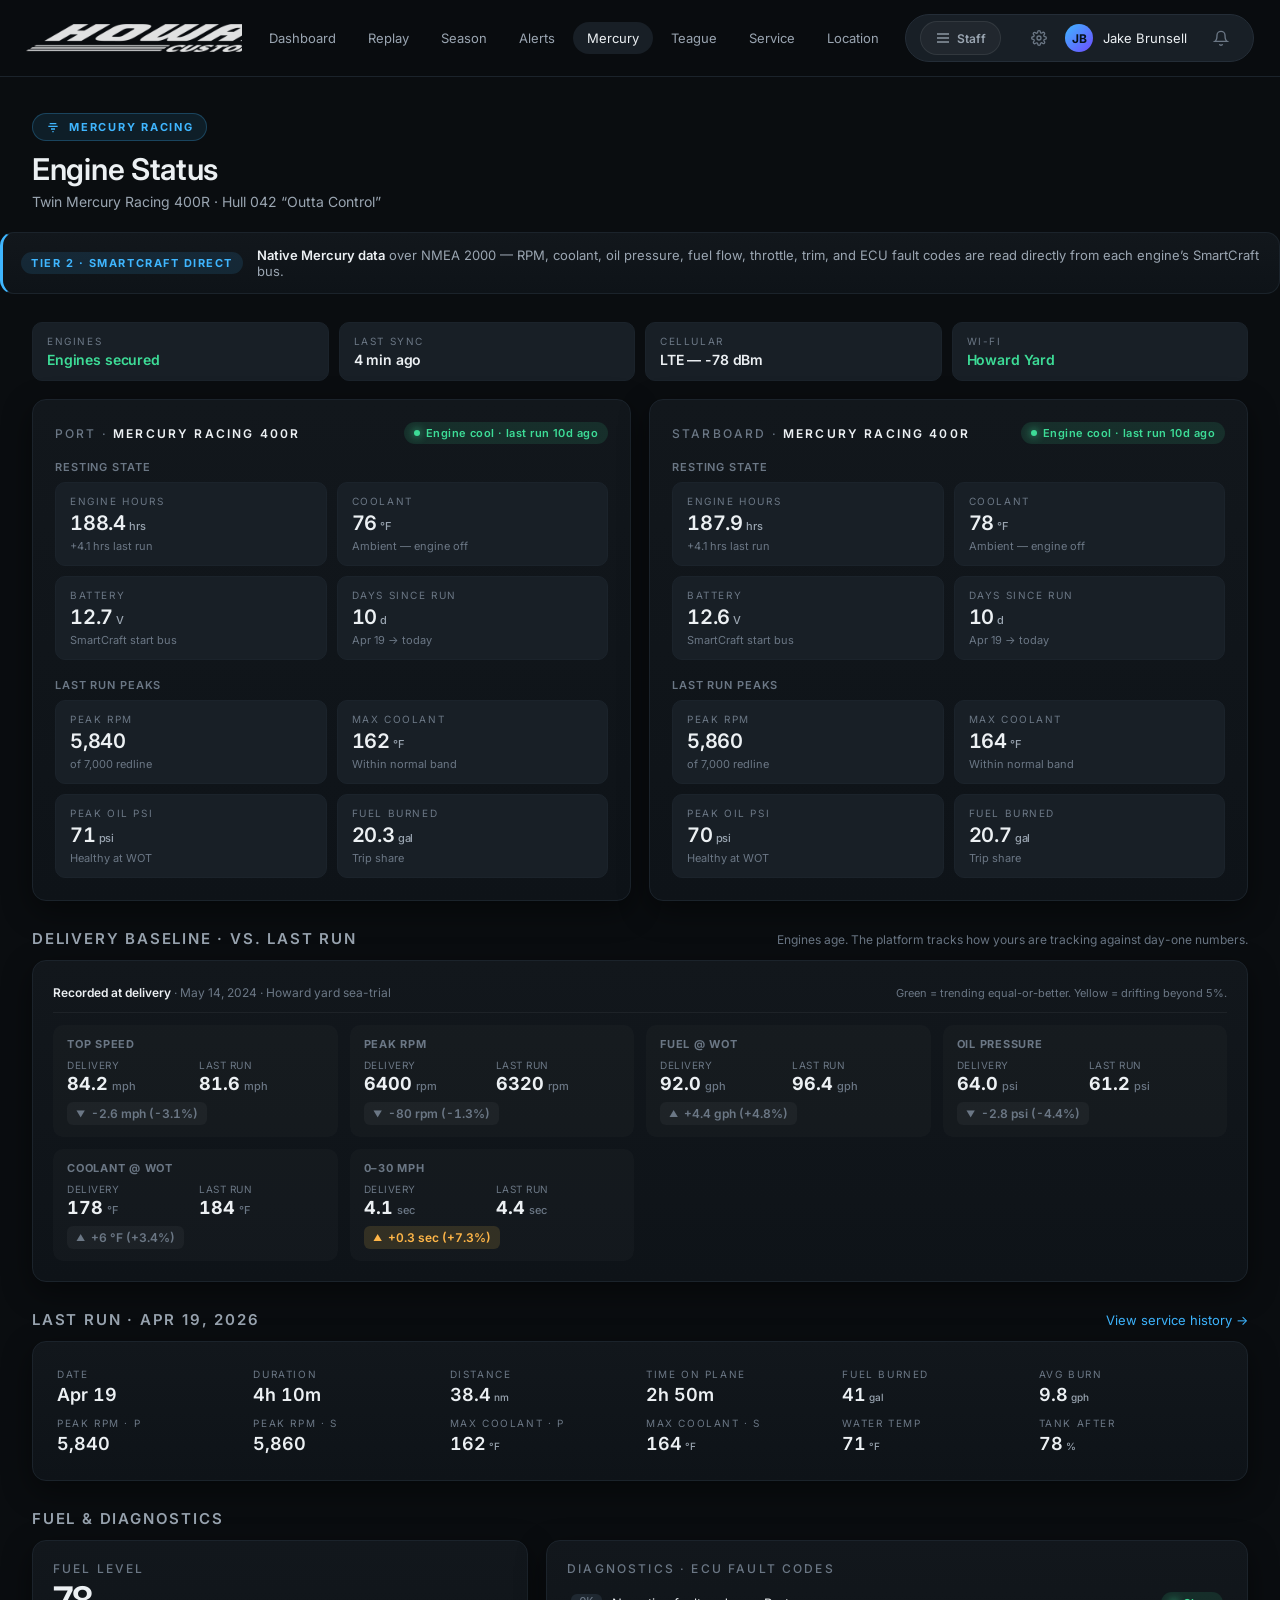
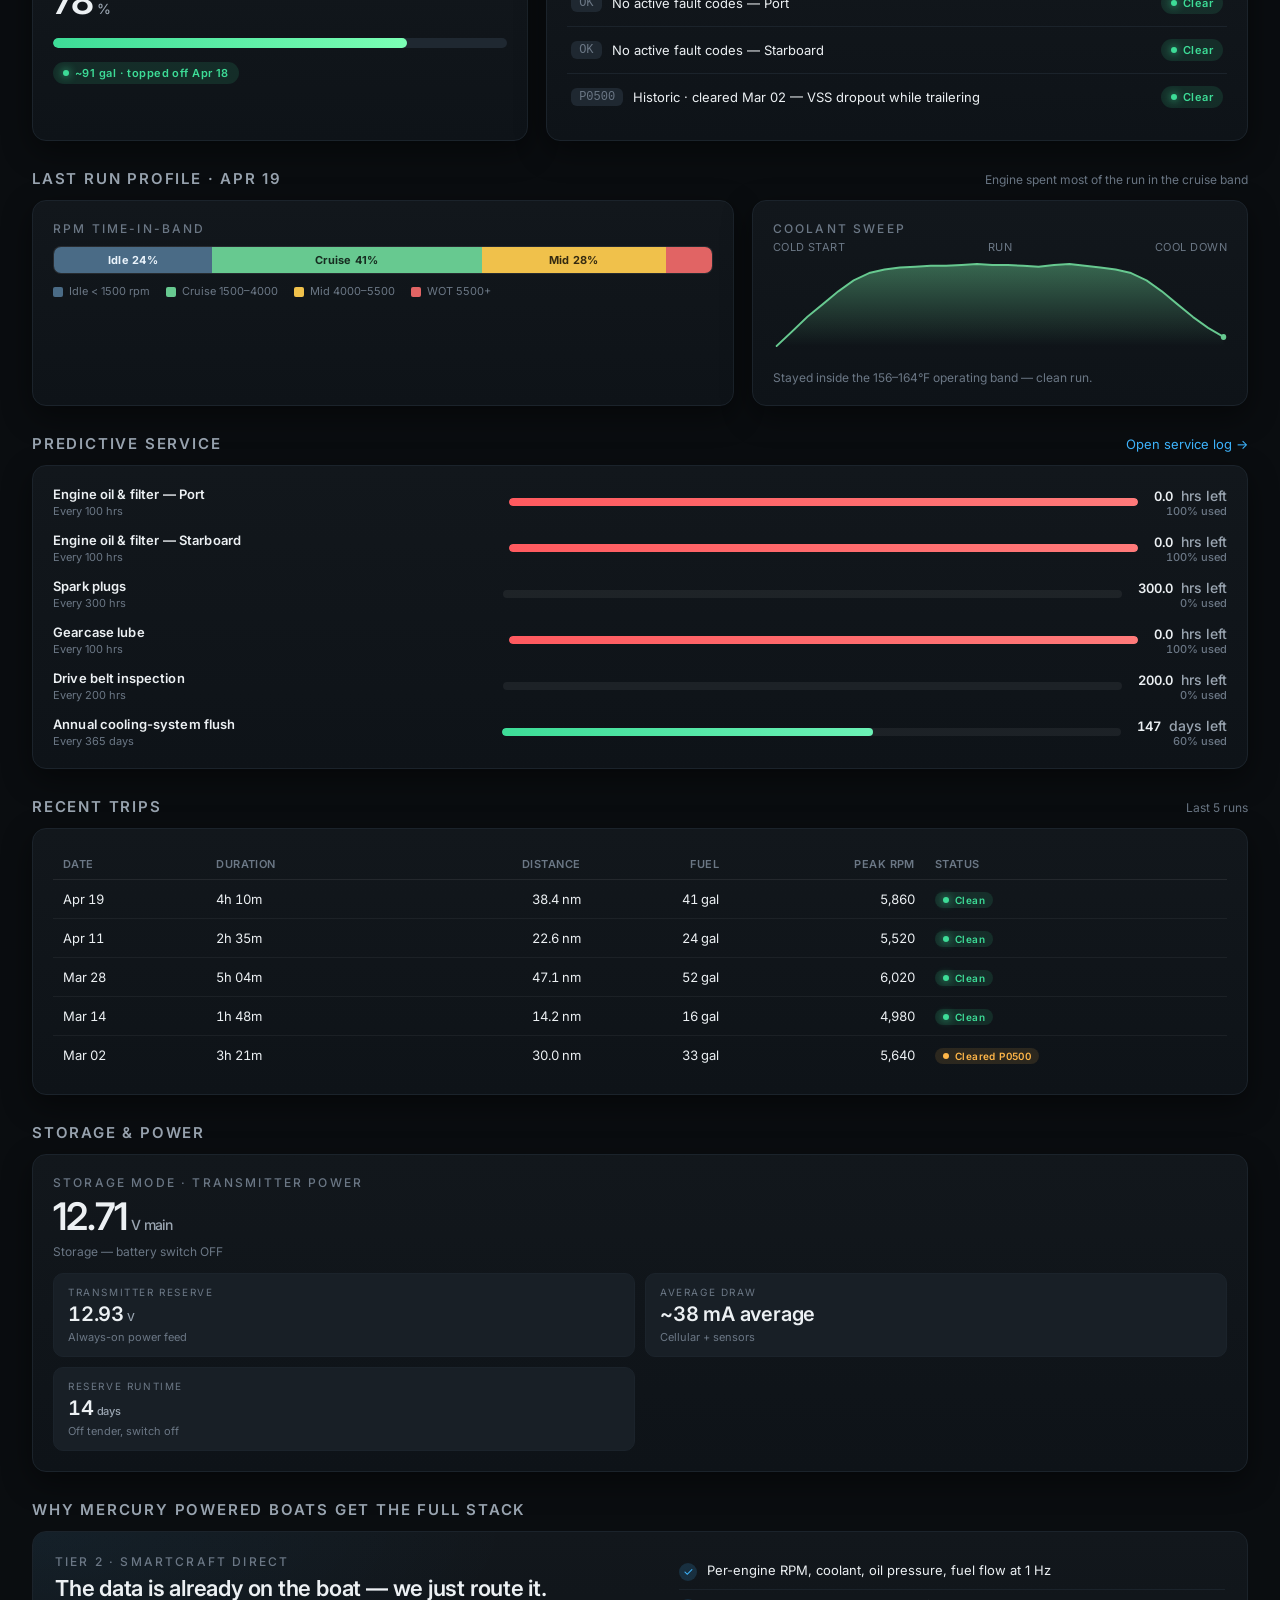
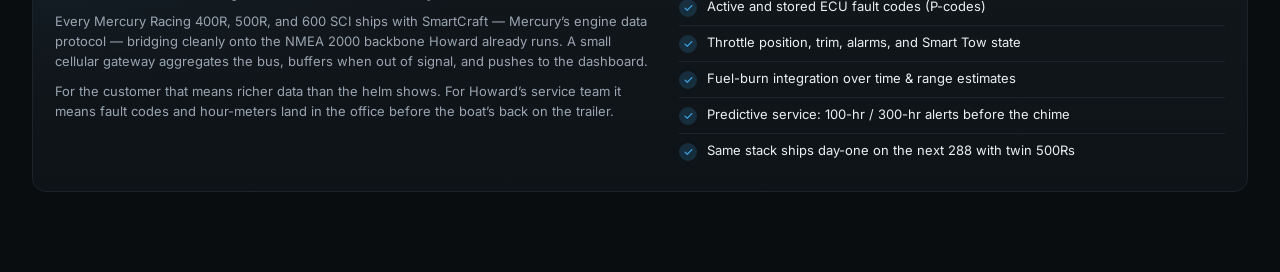
<file: mercury.html>
<!doctype html>
<html lang="en">
<head>
  <meta charset="utf-8" />
  <meta name="viewport" content="width=device-width, initial-scale=1" />
  <title>Mercury Telemetry — Howard Custom Boats</title>
  <link rel="preconnect" href="https://fonts.googleapis.com" />
  <link rel="preconnect" href="https://fonts.gstatic.com" crossorigin />
  <link href="https://fonts.googleapis.com/css2?family=Inter:wght@400;500;600;700&display=swap" rel="stylesheet" />
  <link rel="stylesheet" href="styles.css" />
</head>
<body>
  <header class="topbar">
    <div class="brand" id="brand">
      <div class="brand-mark">HCB</div>
      <img class="brand-logo-img" src="assets/logo.png" alt="Howard Custom Boats"
           onload="this.style.display='block'; document.getElementById('brand').classList.add('has-logo');"
           onerror="this.style.display='none';" />
      <div class="brand-text"><strong>Howard</strong> &nbsp;Custom Boats</div>
    </div>
    <nav class="nav" aria-label="Primary">
      <a href="index.html">Dashboard</a>
      <a href="replay.html">Replay</a>
      <a href="recap.html">Season</a>
      <a href="alerts.html">Alerts</a>
      <a href="mercury.html" class="active">Mercury</a>
      <a href="teague.html">Teague</a>
      <a href="service.html">Service</a>
      <a href="location.html">Location</a>
    </nav>
    <div class="user-chip">
      <a href="fleet.html" class="role-toggle" title="Howard staff fleet view">
        <svg class="ico" viewBox="0 0 24 24"><path d="M3 12h18"/><path d="M3 6h18"/><path d="M3 18h18"/></svg>
        <span>Staff</span>
      </a>
      <a href="settings.html" title="Settings" style="color:var(--text-mute);padding:0 8px;">
        <svg class="ico" viewBox="0 0 24 24"><circle cx="12" cy="12" r="3"/><path d="M19.4 15a1.7 1.7 0 0 0 .3 1.8l.1.1a2 2 0 1 1-2.8 2.8l-.1-.1a1.7 1.7 0 0 0-1.8-.3 1.7 1.7 0 0 0-1 1.5V21a2 2 0 1 1-4 0v-.1a1.7 1.7 0 0 0-1.1-1.5 1.7 1.7 0 0 0-1.8.3l-.1.1a2 2 0 1 1-2.8-2.8l.1-.1a1.7 1.7 0 0 0 .3-1.8 1.7 1.7 0 0 0-1.5-1H3a2 2 0 1 1 0-4h.1a1.7 1.7 0 0 0 1.5-1.1 1.7 1.7 0 0 0-.3-1.8l-.1-.1a2 2 0 1 1 2.8-2.8l.1.1a1.7 1.7 0 0 0 1.8.3H9a1.7 1.7 0 0 0 1-1.5V3a2 2 0 1 1 4 0v.1a1.7 1.7 0 0 0 1 1.5 1.7 1.7 0 0 0 1.8-.3l.1-.1a2 2 0 1 1 2.8 2.8l-.1.1a1.7 1.7 0 0 0-.3 1.8V9a1.7 1.7 0 0 0 1.5 1H21a2 2 0 1 1 0 4h-.1a1.7 1.7 0 0 0-1.5 1z"/></svg>
      </a>
      <div class="avatar" id="avatar-initials">JB</div>
      <span id="user-name">Jake Brunsell</span>
      <a href="#" title="Notifications" style="margin-left:6px;color:var(--text-mute);padding:0 10px;">
        <svg class="ico" viewBox="0 0 24 24"><path d="M6 8a6 6 0 1 1 12 0c0 7 3 9 3 9H3s3-2 3-9"/><path d="M10 21a2 2 0 0 0 4 0"/></svg>
      </a>
    </div>
  </header>

  <section class="page-title">
    <span class="engine-badge">
      <svg class="ico" viewBox="0 0 24 24"><path d="M5 11h14M7 7h10M9 15h6M11 19h2"/></svg>
      Mercury Racing
    </span>
    <h1 style="margin-top:10px;">Engine Status</h1>
    <div class="sub">Twin Mercury Racing 400R &middot; Hull 042 &ldquo;Outta Control&rdquo;</div>
  </section>

  <div class="tier-banner">
    <span class="tier-pill">Tier 2 &middot; SmartCraft Direct</span>
    <div>
      <strong>Native Mercury data</strong> over NMEA 2000 &mdash;
      RPM, coolant, oil pressure, fuel flow, throttle, trim, and ECU fault codes
      are read directly from each engine&rsquo;s SmartCraft bus.
    </div>
  </div>

  <main class="container" id="mercury-root">
    <div class="status-strip" id="mercury-status-strip"></div>

    <div class="grid" id="mercury-engine-grid"></div>

    <div class="section-title">
      <h2>Delivery Baseline &middot; vs. Last Run</h2>
      <span style="font-size:12px;color:var(--text-mute);">Engines age. The platform tracks how yours are tracking against day-one numbers.</span>
    </div>
    <div class="card">
      <div id="delivery-baseline" data-engine="mercury"></div>
    </div>

    <div class="section-title">
      <h2>Last Run &middot; Apr 19, 2026</h2>
      <a href="service.html">View service history &rarr;</a>
    </div>
    <div class="card">
      <div class="run-summary" id="mercury-last-run"></div>
    </div>

    <div class="section-title"><h2>Fuel &amp; Diagnostics</h2></div>
    <div class="grid">
      <div class="card col-5">
        <h3>Fuel Level</h3>
        <div class="big"><span id="mercury-fuel-pct">78</span><span class="unit">%</span></div>
        <div class="gauge"><div class="gauge-fill" id="mercury-fuel-fill" style="width:0%"></div></div>
        <div class="foot">
          <span class="pill good"><span class="dot"></span> ~91 gal &middot; topped off Apr 18</span>
        </div>
      </div>
      <div class="card col-7">
        <h3>Diagnostics &middot; ECU Fault Codes</h3>
        <ul class="dtc-list" id="mercury-dtc"></ul>
      </div>
    </div>

    <div class="section-title">
      <h2>Last Run Profile &middot; Apr 19</h2>
      <span style="font-size:12px;color:var(--text-mute);">Engine spent most of the run in the cruise band</span>
    </div>
    <div class="grid">
      <div class="card col-7">
        <h3>RPM Time-in-Band</h3>
        <div id="mercury-tib" style="margin-top:10px;"></div>
      </div>
      <div class="card col-5">
        <h3>Coolant Sweep</h3>
        <div class="profile-strip">
          <div class="head"><span>Cold start</span><span>Run</span><span>Cool down</span></div>
          <div class="profile-chart" id="mercury-coolant-profile"></div>
          <div class="foot">Stayed inside the 156–164°F operating band — clean run.</div>
        </div>
      </div>
    </div>

    <div class="section-title">
      <h2>Predictive Service</h2>
      <a href="service.html">Open service log &rarr;</a>
    </div>
    <div class="card">
      <div id="mercury-service"></div>
    </div>

    <div class="section-title">
      <h2>Recent Trips</h2>
      <span style="font-size:12px;color:var(--text-mute);">Last 5 runs</span>
    </div>
    <div class="card">
      <div id="mercury-trips"></div>
    </div>

    <div class="section-title"><h2>Storage &amp; Power</h2></div>
    <div id="mercury-storage"></div>

    <div class="section-title"><h2>Why Mercury Powered Boats Get the Full Stack</h2></div>
    <div class="tier-explainer">
      <div>
        <h3>Tier 2 &middot; SmartCraft Direct</h3>
        <div class="head">The data is already on the boat &mdash; we just route it.</div>
        <p>
          Every Mercury Racing 400R, 500R, and 600 SCI ships with SmartCraft &mdash;
          Mercury&rsquo;s engine data protocol &mdash; bridging cleanly onto the NMEA 2000
          backbone Howard already runs. A small cellular gateway aggregates the bus,
          buffers when out of signal, and pushes to the dashboard.
        </p>
        <p>
          For the customer that means richer data than the helm shows.
          For Howard&rsquo;s service team it means fault codes and hour-meters land in
          the office before the boat&rsquo;s back on the trailer.
        </p>
      </div>
      <div>
        <ul class="feature-list">
          <li><span class="check">&#10003;</span> Per-engine RPM, coolant, oil pressure, fuel flow at 1&nbsp;Hz</li>
          <li><span class="check">&#10003;</span> Active and stored ECU fault codes (P-codes)</li>
          <li><span class="check">&#10003;</span> Throttle position, trim, alarms, and Smart Tow state</li>
          <li><span class="check">&#10003;</span> Fuel-burn integration over time &amp; range estimates</li>
          <li><span class="check">&#10003;</span> Predictive service: 100-hr / 300-hr alerts before the chime</li>
          <li><span class="check">&#10003;</span> Same stack ships day-one on the next 288 with twin 500Rs</li>
        </ul>
      </div>
    </div>
  </main>

  <nav class="mobile-nav" aria-label="Primary mobile">
      <div class="mobile-nav-row six">
      <a href="index.html"><svg viewBox="0 0 24 24"><path d="M3 11 12 3l9 8"/><path d="M5 10v10h14V10"/></svg>Home</a>
      <a href="replay.html"><svg viewBox="0 0 24 24"><path d="M5 3l14 9-14 9V3z"/></svg>Replay</a>
      <a href="recap.html"><svg viewBox="0 0 24 24"><path d="M12 2l2.4 7.4H22l-6.2 4.5 2.4 7.4L12 16.8 5.8 21.3l2.4-7.4L2 9.4h7.6L12 2z"/></svg>Season</a>
      <a href="alerts.html"><svg viewBox="0 0 24 24"><path d="M12 2v4M12 22v-2M4.93 4.93l2.83 2.83M19.07 19.07l-2.83-2.83M2 12h4M22 12h-4M4.93 19.07l2.83-2.83M19.07 4.93l-2.83 2.83"/></svg>Alerts</a>
      <a href="service.html"><svg viewBox="0 0 24 24"><path d="M14.7 6.3a5 5 0 0 0-7 6.4l-5 5a2 2 0 1 0 2.8 2.8l5-5a5 5 0 0 0 6.4-7l-2.3 2.3-2-.6-.6-2 2.7-1.9Z"/></svg>Service</a>
      <a href="location.html"><svg viewBox="0 0 24 24"><path d="M12 22s8-7 8-13a8 8 0 1 0-16 0c0 6 8 13 8 13Z"/><circle cx="12" cy="9" r="3"/></svg>Location</a>
      </div>
    </nav>

  <div class="toast-stack" id="toast-stack"></div>
  <script src="data/fleet-data.js"></script>
  <script src="app.js"></script>
</body>
</html>
</file>
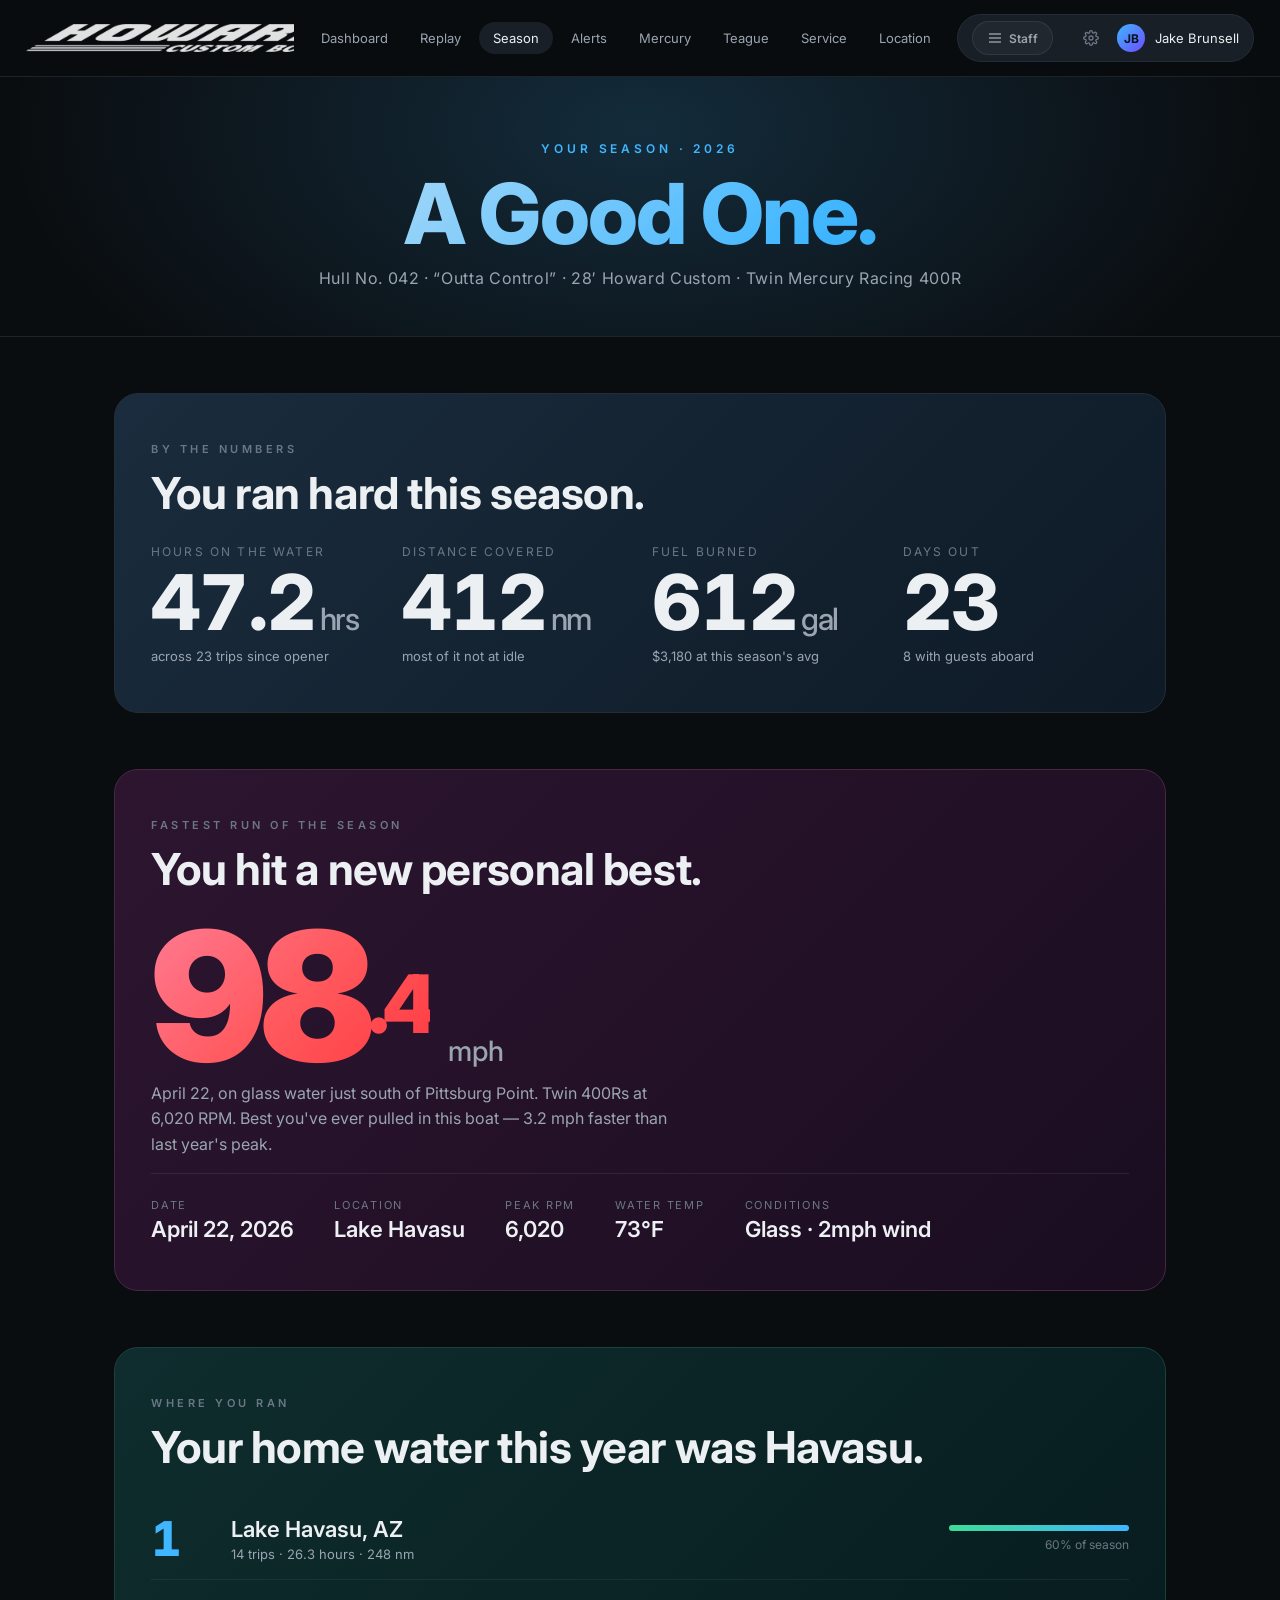
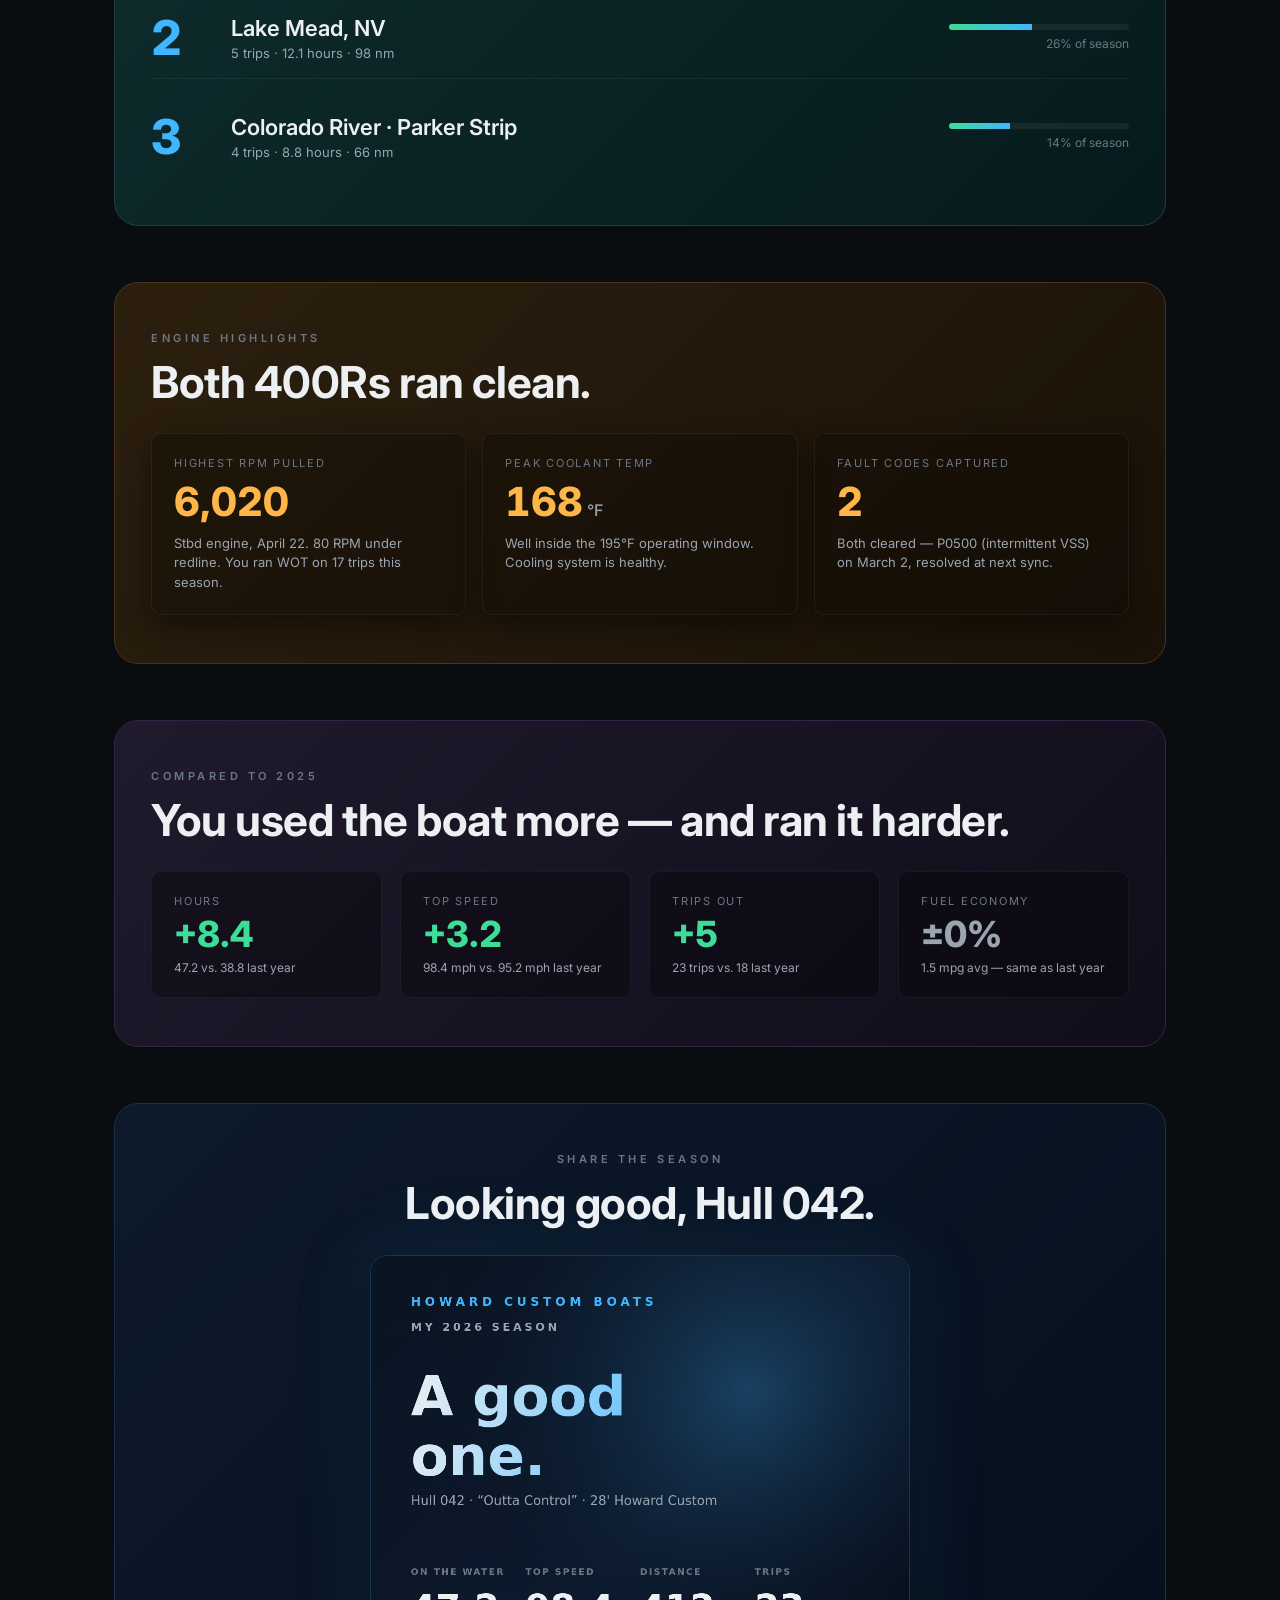
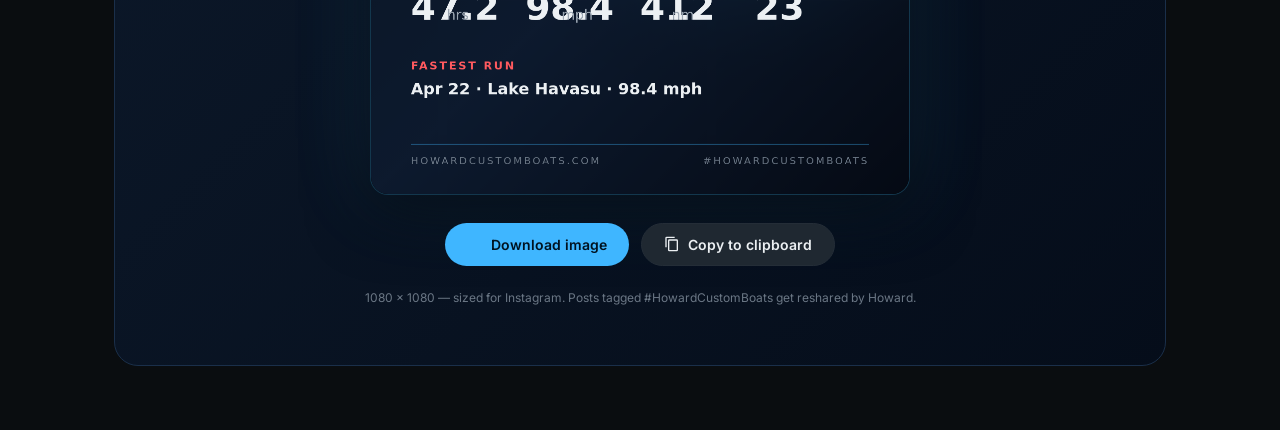
<file: recap.html>
<!doctype html>
<html lang="en">
<head>
  <meta charset="utf-8" />
  <meta name="viewport" content="width=device-width, initial-scale=1" />
  <title>Season Recap — Howard Custom Boats</title>
  <link rel="preconnect" href="https://fonts.googleapis.com" />
  <link rel="preconnect" href="https://fonts.gstatic.com" crossorigin />
  <link href="https://fonts.googleapis.com/css2?family=Inter:wght@400;500;600;700;800;900&display=swap" rel="stylesheet" />
  <link rel="stylesheet" href="styles.css" />
  <style>
    .recap-stage {
      max-width: 1100px;
      margin: 0 auto;
      padding: 0 24px 64px;
    }
    .recap-hero {
      text-align: center;
      padding: 64px 24px 48px;
      background: radial-gradient(900px 500px at 50% 20%, rgba(63,182,255,0.18) 0%, transparent 70%);
      border-bottom: 1px solid var(--line-soft);
    }
    .recap-hero .eyebrow {
      font-size: 12px; letter-spacing: 0.32em; text-transform: uppercase;
      color: var(--accent); font-weight: 600;
    }
    .recap-hero h1 {
      font-size: clamp(40px, 7vw, 84px);
      font-weight: 800;
      line-height: 1;
      margin: 16px 0 12px;
      background: linear-gradient(135deg, #ecf0f3 0%, #3fb6ff 65%, #1a94e8 100%);
      -webkit-background-clip: text; background-clip: text; color: transparent;
      letter-spacing: -0.02em;
    }
    .recap-hero .hull {
      font-size: 16px; color: var(--text-dim); margin-top: 6px;
      letter-spacing: 0.04em;
    }

    .recap-section {
      margin-top: 56px;
      padding: 48px 36px;
      border-radius: 24px;
      border: 1px solid var(--line);
      position: relative; overflow: hidden;
    }
    .recap-section .section-eyebrow {
      font-size: 11px; letter-spacing: 0.32em; text-transform: uppercase;
      color: var(--text-mute); font-weight: 600; margin-bottom: 14px;
    }
    .recap-section h2 {
      font-size: clamp(28px, 4vw, 44px);
      font-weight: 700;
      line-height: 1.05;
      margin: 0 0 28px;
      letter-spacing: -0.01em;
    }

    /* Section 1 — big numbers */
    .by-the-numbers {
      background: linear-gradient(135deg, #1a2c3d 0%, #0e1a26 100%);
    }
    .big-numbers-grid {
      display: grid; grid-template-columns: repeat(4, 1fr); gap: 24px;
    }
    .big-num {
      display: flex; flex-direction: column; gap: 8px;
    }
    .big-num .label {
      font-size: 12px; letter-spacing: 0.18em; text-transform: uppercase;
      color: var(--text-mute);
    }
    .big-num .value {
      font-size: clamp(48px, 6vw, 80px);
      font-weight: 800; line-height: 0.95;
      color: var(--text); font-variant-numeric: tabular-nums;
      letter-spacing: -0.02em;
    }
    .big-num .value .unit {
      font-size: 0.4em; color: var(--text-dim); margin-left: 4px; font-weight: 500;
    }
    .big-num .sub {
      font-size: 13px; color: var(--text-dim);
    }

    /* Section 2 — fastest run */
    .fastest {
      background: linear-gradient(135deg, #2d1530 0%, #1a0d20 100%);
      border-color: #4a2645;
    }
    .fastest .hero-speed {
      display: flex; align-items: baseline; gap: 18px; margin: 16px 0 8px;
    }
    .fastest .speed-number {
      font-size: clamp(96px, 14vw, 180px);
      font-weight: 900; line-height: 0.85;
      background: linear-gradient(135deg, #ff7a92 0%, #ff5a5f 50%, #ff3a40 100%);
      -webkit-background-clip: text; background-clip: text; color: transparent;
      letter-spacing: -0.04em;
    }
    .fastest .speed-unit {
      font-size: 28px; color: var(--text-dim); font-weight: 500;
    }
    .fastest-meta {
      display: flex; flex-wrap: wrap; gap: 28px 40px; margin-top: 16px;
      padding-top: 24px; border-top: 1px solid rgba(255,255,255,0.08);
    }
    .fastest-meta div { display: flex; flex-direction: column; gap: 4px; }
    .fastest-meta .lbl { font-size: 11px; letter-spacing: 0.16em; text-transform: uppercase; color: var(--text-mute); }
    .fastest-meta .val { font-size: 22px; font-weight: 600; }

    /* Section 3 — favorite waters */
    .waters {
      background: linear-gradient(135deg, #0f2d2e 0%, #061a1c 100%);
      border-color: #1c3f3f;
    }
    .water-list { display: flex; flex-direction: column; gap: 18px; }
    .water-item {
      display: grid; grid-template-columns: 60px 1fr auto; gap: 20px; align-items: center;
      padding: 16px 0; border-bottom: 1px solid rgba(255,255,255,0.06);
    }
    .water-item:last-child { border-bottom: none; }
    .water-rank {
      font-size: 48px; font-weight: 800; color: var(--accent);
      line-height: 1; font-variant-numeric: tabular-nums;
    }
    .water-name { font-size: 22px; font-weight: 600; }
    .water-detail { font-size: 13px; color: var(--text-dim); margin-top: 4px; }
    .water-bar-wrap { display: flex; flex-direction: column; gap: 6px; min-width: 180px; align-items: flex-end; }
    .water-bar { width: 180px; height: 6px; background: rgba(255,255,255,0.06); border-radius: 3px; overflow: hidden; }
    .water-bar .fill { height: 100%; background: linear-gradient(90deg, #3ddc97, #3fb6ff); }
    .water-bar-label { font-size: 12px; color: var(--text-mute); }

    /* Section 4 — engine highlights */
    .engines {
      background: linear-gradient(135deg, #2c1f0e 0%, #1a1208 100%);
      border-color: #4a3318;
    }
    .engine-grid {
      display: grid; grid-template-columns: repeat(3, 1fr); gap: 16px;
    }
    .engine-card {
      background: rgba(0,0,0,0.25); border: 1px solid rgba(255,255,255,0.06);
      border-radius: var(--radius-sm); padding: 22px;
    }
    .engine-card .stat-title { font-size: 11px; letter-spacing: 0.16em; text-transform: uppercase; color: var(--text-mute); margin-bottom: 12px; }
    .engine-card .stat-big {
      font-size: 40px; font-weight: 800; color: #ffb648;
      font-variant-numeric: tabular-nums; line-height: 1;
    }
    .engine-card .stat-big .unit { font-size: 0.4em; color: var(--text-dim); margin-left: 4px; font-weight: 500; }
    .engine-card .stat-context { margin-top: 12px; font-size: 13px; color: var(--text-dim); line-height: 1.5; }

    /* Section 5 — vs last year */
    .vs-last {
      background: linear-gradient(135deg, #1f1a2c 0%, #110d1a 100%);
      border-color: #312547;
    }
    .vs-grid {
      display: grid; grid-template-columns: repeat(4, 1fr); gap: 18px;
    }
    .vs-item {
      background: rgba(0,0,0,0.3);
      border-radius: var(--radius-sm);
      padding: 22px;
      border: 1px solid rgba(255,255,255,0.05);
    }
    .vs-item .lbl { font-size: 11px; letter-spacing: 0.16em; text-transform: uppercase; color: var(--text-mute); }
    .vs-item .delta {
      font-size: 36px; font-weight: 800; margin-top: 8px;
      font-variant-numeric: tabular-nums; line-height: 1;
    }
    .vs-item.up .delta { color: var(--good); }
    .vs-item.down .delta { color: var(--bad); }
    .vs-item.flat .delta { color: var(--text-dim); }
    .vs-item .context { font-size: 12px; color: var(--text-dim); margin-top: 8px; }

    /* Section 6 — share card */
    .share {
      background: linear-gradient(135deg, #0d1a2c 0%, #050d1a 100%);
      border-color: #1a2f4a;
      text-align: center;
    }
    .share-canvas-wrap {
      max-width: 540px; margin: 0 auto 28px;
      background: #000; border-radius: 18px; overflow: hidden;
      border: 1px solid rgba(63,182,255,0.3);
      box-shadow: 0 20px 60px rgba(0,0,0,0.5), 0 0 80px rgba(63,182,255,0.15);
    }
    #share-canvas { display: block; width: 100%; height: auto; }
    .share-actions { display: flex; gap: 12px; justify-content: center; flex-wrap: wrap; }
    .share-btn {
      display: inline-flex; align-items: center; gap: 8px;
      background: var(--accent); color: #001220;
      padding: 12px 22px; border-radius: 999px;
      font-weight: 600; font-size: 14px;
      border: none; cursor: pointer;
      transition: all .15s ease;
    }
    .share-btn:hover { background: var(--accent-strong); color: #fff; transform: translateY(-1px); }
    .share-btn.secondary { background: var(--bg-elev-3); color: var(--text); border: 1px solid var(--line); }
    .share-btn.secondary:hover { background: var(--bg-elev-2); }
    .share-btn svg { width: 16px; height: 16px; fill: currentColor; }

    @media (max-width: 760px) {
      .big-numbers-grid, .vs-grid { grid-template-columns: repeat(2, 1fr); }
      .engine-grid { grid-template-columns: 1fr; }
      .recap-section { padding: 32px 22px; margin-top: 36px; }
      .water-item { grid-template-columns: 40px 1fr; }
      .water-bar-wrap { grid-column: 1 / -1; align-items: flex-start; padding-top: 8px; }
      .water-bar { width: 100%; }
    }
  </style>
</head>
<body>
  <header class="topbar">
    <div class="brand" id="brand">
      <div class="brand-mark">HCB</div>
      <img class="brand-logo-img" src="assets/logo.png" alt="Howard Custom Boats"
           onload="this.style.display='block'; document.getElementById('brand').classList.add('has-logo');"
           onerror="this.style.display='none';" />
      <div class="brand-text"><strong>Howard</strong> &nbsp;Custom Boats</div>
    </div>
    <nav class="nav" aria-label="Primary">
      <a href="index.html">Dashboard</a>
      <a href="replay.html">Replay</a>
      <a href="recap.html" class="active">Season</a>
      <a href="alerts.html">Alerts</a>
      <a href="mercury.html">Mercury</a>
      <a href="teague.html">Teague</a>
      <a href="service.html">Service</a>
      <a href="location.html">Location</a>
    </nav>
    <div class="user-chip">
      <a href="fleet.html" class="role-toggle" title="Howard staff fleet view">
        <svg class="ico" viewBox="0 0 24 24"><path d="M3 12h18"/><path d="M3 6h18"/><path d="M3 18h18"/></svg>
        <span>Staff</span>
      </a>
      <a href="settings.html" title="Settings" style="color:var(--text-mute);padding:0 8px;">
        <svg class="ico" viewBox="0 0 24 24"><circle cx="12" cy="12" r="3"/><path d="M19.4 15a1.7 1.7 0 0 0 .3 1.8l.1.1a2 2 0 1 1-2.8 2.8l-.1-.1a1.7 1.7 0 0 0-1.8-.3 1.7 1.7 0 0 0-1 1.5V21a2 2 0 1 1-4 0v-.1a1.7 1.7 0 0 0-1.1-1.5 1.7 1.7 0 0 0-1.8.3l-.1.1a2 2 0 1 1-2.8-2.8l.1-.1a1.7 1.7 0 0 0 .3-1.8 1.7 1.7 0 0 0-1.5-1H3a2 2 0 1 1 0-4h.1a1.7 1.7 0 0 0 1.5-1.1 1.7 1.7 0 0 0-.3-1.8l-.1-.1a2 2 0 1 1 2.8-2.8l.1.1a1.7 1.7 0 0 0 1.8.3H9a1.7 1.7 0 0 0 1-1.5V3a2 2 0 1 1 4 0v.1a1.7 1.7 0 0 0 1 1.5 1.7 1.7 0 0 0 1.8-.3l.1-.1a2 2 0 1 1 2.8 2.8l-.1.1a1.7 1.7 0 0 0-.3 1.8V9a1.7 1.7 0 0 0 1.5 1H21a2 2 0 1 1 0 4h-.1a1.7 1.7 0 0 0-1.5 1z"/></svg>
      </a>
      <div class="avatar" id="avatar-initials">JB</div>
      <span id="user-name">Jake Brunsell</span>
    </div>
  </header>

  <section class="recap-hero">
    <div class="eyebrow">Your Season · 2026</div>
    <h1>A Good One.</h1>
    <div class="hull">Hull No. 042 &middot; &ldquo;Outta Control&rdquo; &middot; 28&prime; Howard Custom · Twin Mercury Racing 400R</div>
  </section>

  <main class="recap-stage">
    <!-- Section 1: By the numbers -->
    <section class="recap-section by-the-numbers">
      <div class="section-eyebrow">By the numbers</div>
      <h2>You ran hard this season.</h2>
      <div class="big-numbers-grid">
        <div class="big-num">
          <span class="label">Hours on the water</span>
          <span class="value">47.2<span class="unit">hrs</span></span>
          <span class="sub">across 23 trips since opener</span>
        </div>
        <div class="big-num">
          <span class="label">Distance covered</span>
          <span class="value">412<span class="unit">nm</span></span>
          <span class="sub">most of it not at idle</span>
        </div>
        <div class="big-num">
          <span class="label">Fuel burned</span>
          <span class="value">612<span class="unit">gal</span></span>
          <span class="sub">$3,180 at this season's avg</span>
        </div>
        <div class="big-num">
          <span class="label">Days out</span>
          <span class="value">23</span>
          <span class="sub">8 with guests aboard</span>
        </div>
      </div>
    </section>

    <!-- Section 2: Fastest run -->
    <section class="recap-section fastest">
      <div class="section-eyebrow">Fastest run of the season</div>
      <h2>You hit a new personal best.</h2>
      <div class="hero-speed">
        <div class="speed-number">98<span style="font-size:0.45em;vertical-align:0.35em;">.4</span></div>
        <div class="speed-unit">mph</div>
      </div>
      <p style="color:var(--text-dim); font-size:16px; max-width:520px; line-height:1.6; margin-top:8px;">
        April 22, on glass water just south of Pittsburg Point. Twin 400Rs at 6,020 RPM. Best you've ever pulled in this boat — 3.2 mph faster than last year's peak.
      </p>
      <div class="fastest-meta">
        <div><span class="lbl">Date</span><span class="val">April 22, 2026</span></div>
        <div><span class="lbl">Location</span><span class="val">Lake Havasu</span></div>
        <div><span class="lbl">Peak RPM</span><span class="val">6,020</span></div>
        <div><span class="lbl">Water temp</span><span class="val">73°F</span></div>
        <div><span class="lbl">Conditions</span><span class="val">Glass · 2mph wind</span></div>
      </div>
    </section>

    <!-- Section 3: Favorite waters -->
    <section class="recap-section waters">
      <div class="section-eyebrow">Where you ran</div>
      <h2>Your home water this year was Havasu.</h2>
      <div class="water-list">
        <div class="water-item">
          <div class="water-rank">1</div>
          <div>
            <div class="water-name">Lake Havasu, AZ</div>
            <div class="water-detail">14 trips · 26.3 hours · 248 nm</div>
          </div>
          <div class="water-bar-wrap">
            <div class="water-bar"><div class="fill" style="width:100%"></div></div>
            <div class="water-bar-label">60% of season</div>
          </div>
        </div>
        <div class="water-item">
          <div class="water-rank">2</div>
          <div>
            <div class="water-name">Lake Mead, NV</div>
            <div class="water-detail">5 trips · 12.1 hours · 98 nm</div>
          </div>
          <div class="water-bar-wrap">
            <div class="water-bar"><div class="fill" style="width:46%"></div></div>
            <div class="water-bar-label">26% of season</div>
          </div>
        </div>
        <div class="water-item">
          <div class="water-rank">3</div>
          <div>
            <div class="water-name">Colorado River · Parker Strip</div>
            <div class="water-detail">4 trips · 8.8 hours · 66 nm</div>
          </div>
          <div class="water-bar-wrap">
            <div class="water-bar"><div class="fill" style="width:34%"></div></div>
            <div class="water-bar-label">14% of season</div>
          </div>
        </div>
      </div>
    </section>

    <!-- Section 4: Engine highlights -->
    <section class="recap-section engines">
      <div class="section-eyebrow">Engine highlights</div>
      <h2>Both 400Rs ran clean.</h2>
      <div class="engine-grid">
        <div class="engine-card">
          <div class="stat-title">Highest RPM pulled</div>
          <div class="stat-big">6,020</div>
          <div class="stat-context">Stbd engine, April 22. 80 RPM under redline. You ran WOT on 17 trips this season.</div>
        </div>
        <div class="engine-card">
          <div class="stat-title">Peak coolant temp</div>
          <div class="stat-big">168<span class="unit">°F</span></div>
          <div class="stat-context">Well inside the 195°F operating window. Cooling system is healthy.</div>
        </div>
        <div class="engine-card">
          <div class="stat-title">Fault codes captured</div>
          <div class="stat-big">2</div>
          <div class="stat-context">Both cleared — P0500 (intermittent VSS) on March 2, resolved at next sync.</div>
        </div>
      </div>
    </section>

    <!-- Section 5: vs Last Year -->
    <section class="recap-section vs-last">
      <div class="section-eyebrow">Compared to 2025</div>
      <h2>You used the boat more — and ran it harder.</h2>
      <div class="vs-grid">
        <div class="vs-item up">
          <div class="lbl">Hours</div>
          <div class="delta">+8.4</div>
          <div class="context">47.2 vs. 38.8 last year</div>
        </div>
        <div class="vs-item up">
          <div class="lbl">Top speed</div>
          <div class="delta">+3.2</div>
          <div class="context">98.4 mph vs. 95.2 mph last year</div>
        </div>
        <div class="vs-item up">
          <div class="lbl">Trips out</div>
          <div class="delta">+5</div>
          <div class="context">23 trips vs. 18 last year</div>
        </div>
        <div class="vs-item flat">
          <div class="lbl">Fuel economy</div>
          <div class="delta">±0%</div>
          <div class="context">1.5 mpg avg — same as last year</div>
        </div>
      </div>
    </section>

    <!-- Section 6: Share -->
    <section class="recap-section share">
      <div class="section-eyebrow">Share the season</div>
      <h2>Looking good, Hull 042.</h2>
      <div class="share-canvas-wrap">
        <canvas id="share-canvas" width="1080" height="1080"></canvas>
      </div>
      <div class="share-actions">
        <button class="share-btn" id="download-btn">
          <svg viewBox="0 0 24 24"><path d="M12 3v12m0 0l-5-5m5 5l5-5M5 21h14"/></svg>
          Download image
        </button>
        <button class="share-btn secondary" id="copy-btn">
          <svg viewBox="0 0 24 24"><path d="M16 1H4a2 2 0 0 0-2 2v14h2V3h12V1zm3 4H8a2 2 0 0 0-2 2v14a2 2 0 0 0 2 2h11a2 2 0 0 0 2-2V7a2 2 0 0 0-2-2zm0 16H8V7h11v14z"/></svg>
          Copy to clipboard
        </button>
      </div>
      <p style="color:var(--text-mute); font-size:12px; margin-top:24px;">
        1080 × 1080 — sized for Instagram. Posts tagged #HowardCustomBoats get reshared by Howard.
      </p>
    </section>
  </main>

  <nav class="mobile-nav" aria-label="Primary mobile">
      <div class="mobile-nav-row six">
      <a href="index.html"><svg viewBox="0 0 24 24"><path d="M3 11 12 3l9 8"/><path d="M5 10v10h14V10"/></svg>Home</a>
      <a href="replay.html"><svg viewBox="0 0 24 24"><path d="M5 3l14 9-14 9V3z"/></svg>Replay</a>
      <a href="recap.html" class="active"><svg viewBox="0 0 24 24"><path d="M12 2l2.4 7.4H22l-6.2 4.5 2.4 7.4L12 16.8 5.8 21.3l2.4-7.4L2 9.4h7.6L12 2z"/></svg>Season</a>
      <a href="alerts.html"><svg viewBox="0 0 24 24"><path d="M12 2v4M12 22v-2M4.93 4.93l2.83 2.83M19.07 19.07l-2.83-2.83M2 12h4M22 12h-4M4.93 19.07l2.83-2.83M19.07 4.93l-2.83 2.83"/></svg>Alerts</a>
      <a href="service.html"><svg viewBox="0 0 24 24"><path d="M14.7 6.3a5 5 0 0 0-7 6.4l-5 5a2 2 0 1 0 2.8 2.8l5-5a5 5 0 0 0 6.4-7l-2.3 2.3-2-.6-.6-2 2.7-1.9Z"/></svg>Service</a>
      <a href="location.html"><svg viewBox="0 0 24 24"><path d="M12 22s8-7 8-13a8 8 0 1 0-16 0c0 6 8 13 8 13Z"/><circle cx="12" cy="9" r="3"/></svg>Location</a>
      </div>
    </nav>

  <script>
    // ---------- Render the shareable canvas card ----------
    (function () {
      const c = document.getElementById("share-canvas");
      const ctx = c.getContext("2d");
      const W = c.width, H = c.height;

      // Background — deep gradient
      const bg = ctx.createLinearGradient(0, 0, W, H);
      bg.addColorStop(0, "#0a1422");
      bg.addColorStop(0.5, "#0d1a2e");
      bg.addColorStop(1, "#050a14");
      ctx.fillStyle = bg;
      ctx.fillRect(0, 0, W, H);

      // Subtle radial accent
      const radial = ctx.createRadialGradient(W * 0.7, H * 0.25, 0, W * 0.7, H * 0.25, W * 0.6);
      radial.addColorStop(0, "rgba(63,182,255,0.25)");
      radial.addColorStop(1, "transparent");
      ctx.fillStyle = radial;
      ctx.fillRect(0, 0, W, H);

      // Helper for text
      function text(s, x, y, opts = {}) {
        ctx.fillStyle = opts.color || "#ecf0f3";
        ctx.font = `${opts.weight || 600} ${opts.size || 32}px Inter, system-ui, sans-serif`;
        ctx.textAlign = opts.align || "left";
        ctx.textBaseline = opts.baseline || "alphabetic";
        if (opts.letterSpacing) {
          ctx.letterSpacing = opts.letterSpacing + "px";
        }
        ctx.fillText(s, x, y);
      }

      // Top: brand
      ctx.fillStyle = "#3fb6ff";
      ctx.font = "700 24px Inter, system-ui, sans-serif";
      ctx.letterSpacing = "8px";
      ctx.fillText("HOWARD CUSTOM BOATS", 80, 100);

      // Eyebrow
      ctx.fillStyle = "#9aa5b1";
      ctx.font = "600 22px Inter, system-ui, sans-serif";
      ctx.letterSpacing = "6px";
      ctx.fillText("MY 2026 SEASON", 80, 150);

      // Big title
      ctx.letterSpacing = "0px";
      const titleGrad = ctx.createLinearGradient(80, 200, 700, 380);
      titleGrad.addColorStop(0, "#ecf0f3");
      titleGrad.addColorStop(1, "#3fb6ff");
      ctx.fillStyle = titleGrad;
      ctx.font = "800 110px Inter, system-ui, sans-serif";
      ctx.fillText("A good", 80, 320);
      ctx.fillText("one.", 80, 440);

      // Hull line
      ctx.fillStyle = "#9aa5b1";
      ctx.font = "500 26px Inter, system-ui, sans-serif";
      ctx.fillText("Hull 042 · “Outta Control” · 28' Howard Custom", 80, 500);

      // Big numbers row
      const stats = [
        { v: "47.2", u: "hrs",  l: "ON THE WATER" },
        { v: "98.4", u: "mph",  l: "TOP SPEED" },
        { v: "412",  u: "nm",   l: "DISTANCE" },
        { v: "23",   u: "",     l: "TRIPS" },
      ];
      const sx = 80, sw = (W - 160) / 4;
      const sy = 640;
      stats.forEach((s, i) => {
        const x = sx + i * sw;
        ctx.fillStyle = "#6b7785";
        ctx.font = "600 18px Inter, system-ui, sans-serif";
        ctx.letterSpacing = "3px";
        ctx.fillText(s.l, x, sy);
        ctx.letterSpacing = "0px";
        ctx.fillStyle = "#ecf0f3";
        ctx.font = "800 72px Inter, system-ui, sans-serif";
        ctx.fillText(s.v, x, sy + 90);
        if (s.u) {
          ctx.fillStyle = "#9aa5b1";
          ctx.font = "500 28px Inter, system-ui, sans-serif";
          ctx.fillText(s.u, x + ctx.measureText(s.v).width + 10, sy + 90);
        }
      });

      // Bottom: fastest run callout
      ctx.fillStyle = "#ff5a5f";
      ctx.font = "700 22px Inter, system-ui, sans-serif";
      ctx.letterSpacing = "4px";
      ctx.fillText("FASTEST RUN", 80, 830);
      ctx.letterSpacing = "0px";
      ctx.fillStyle = "#ecf0f3";
      ctx.font = "600 32px Inter, system-ui, sans-serif";
      ctx.fillText("Apr 22 · Lake Havasu · 98.4 mph", 80, 880);

      // Footer bar
      ctx.strokeStyle = "rgba(63,182,255,0.4)";
      ctx.lineWidth = 2;
      ctx.beginPath();
      ctx.moveTo(80, 980); ctx.lineTo(W - 80, 980);
      ctx.stroke();

      ctx.fillStyle = "#6b7785";
      ctx.font = "500 20px Inter, system-ui, sans-serif";
      ctx.letterSpacing = "4px";
      ctx.fillText("HOWARDCUSTOMBOATS.COM", 80, 1020);
      ctx.textAlign = "right";
      ctx.fillText("#HOWARDCUSTOMBOATS", W - 80, 1020);
    })();

    // Download / copy
    document.getElementById("download-btn").addEventListener("click", () => {
      const a = document.createElement("a");
      a.download = "howard-2026-season-hull-042.png";
      a.href = document.getElementById("share-canvas").toDataURL("image/png");
      a.click();
    });
    document.getElementById("copy-btn").addEventListener("click", async () => {
      try {
        const c = document.getElementById("share-canvas");
        c.toBlob(async (blob) => {
          await navigator.clipboard.write([new ClipboardItem({ "image/png": blob })]);
          const btn = document.getElementById("copy-btn");
          const orig = btn.innerHTML;
          btn.innerHTML = "Copied ✓";
          setTimeout(() => { btn.innerHTML = orig; }, 1500);
        });
      } catch (e) {
        alert("Copy not supported in this browser — use Download instead.");
      }
    });
  </script>
</body>
</html>
</file>
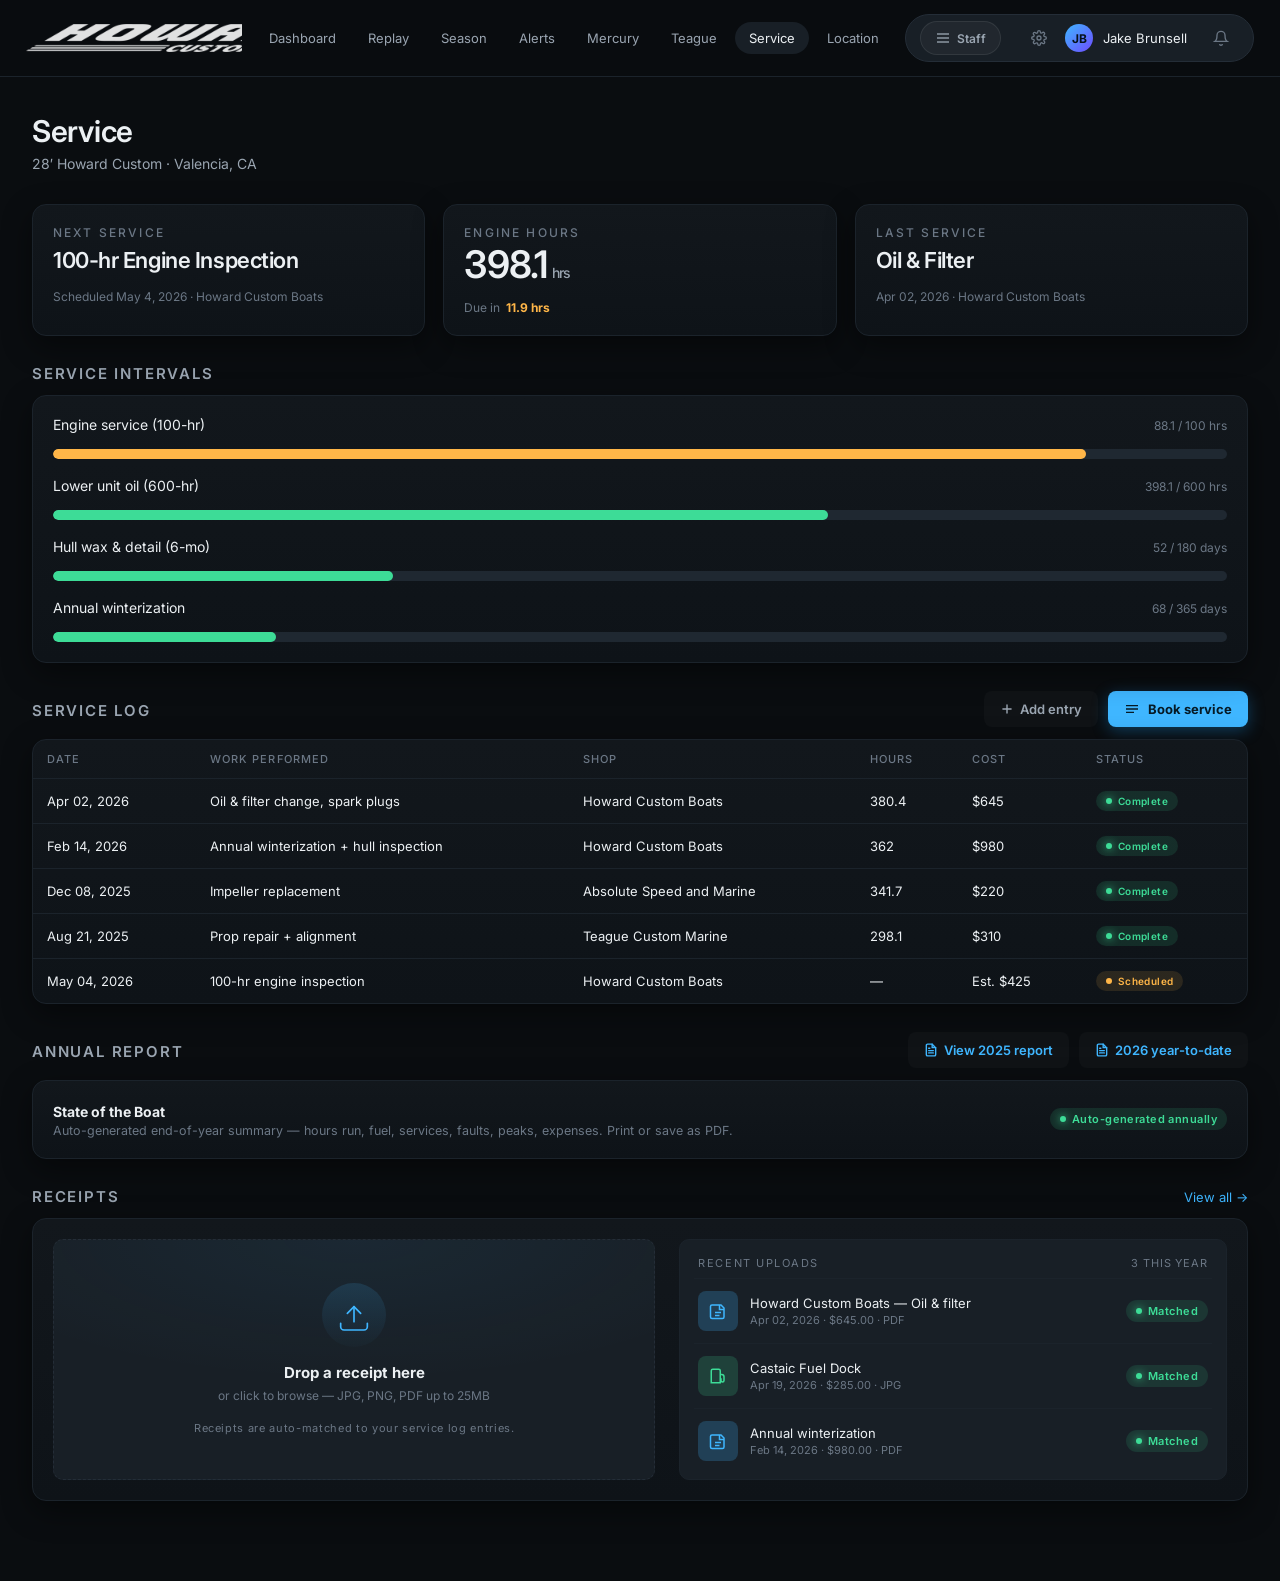
<file: service.html>
<!doctype html>
<html lang="en">
<head>
  <meta charset="utf-8" />
  <meta name="viewport" content="width=device-width, initial-scale=1" />
  <title>Service — Howard Custom Boats</title>
  <link rel="preconnect" href="https://fonts.googleapis.com" />
  <link rel="preconnect" href="https://fonts.gstatic.com" crossorigin />
  <link href="https://fonts.googleapis.com/css2?family=Inter:wght@400;500;600;700&display=swap" rel="stylesheet" />
  <link rel="stylesheet" href="styles.css" />
</head>
<body>
  <header class="topbar">
    <div class="brand" id="brand">
      <div class="brand-mark">HCB</div>
      <img class="brand-logo-img" src="assets/logo.png" alt="Howard Custom Boats"
           onload="this.style.display='block'; document.getElementById('brand').classList.add('has-logo');"
           onerror="this.style.display='none';" />
      <div class="brand-text"><strong>Howard</strong> &nbsp;Custom Boats</div>
    </div>
    <nav class="nav" aria-label="Primary">
      <a href="index.html">Dashboard</a>
      <a href="replay.html">Replay</a>
      <a href="recap.html">Season</a>
      <a href="alerts.html">Alerts</a>
      <a href="mercury.html">Mercury</a>
      <a href="teague.html">Teague</a>
      <a href="service.html" class="active">Service</a>
      <a href="location.html">Location</a>
    </nav>
    <div class="user-chip">
      <a href="fleet.html" class="role-toggle" title="Howard staff fleet view">
        <svg class="ico" viewBox="0 0 24 24"><path d="M3 12h18"/><path d="M3 6h18"/><path d="M3 18h18"/></svg>
        <span>Staff</span>
      </a>
      <a href="settings.html" title="Settings" style="color:var(--text-mute);padding:0 8px;">
        <svg class="ico" viewBox="0 0 24 24"><circle cx="12" cy="12" r="3"/><path d="M19.4 15a1.7 1.7 0 0 0 .3 1.8l.1.1a2 2 0 1 1-2.8 2.8l-.1-.1a1.7 1.7 0 0 0-1.8-.3 1.7 1.7 0 0 0-1 1.5V21a2 2 0 1 1-4 0v-.1a1.7 1.7 0 0 0-1.1-1.5 1.7 1.7 0 0 0-1.8.3l-.1.1a2 2 0 1 1-2.8-2.8l.1-.1a1.7 1.7 0 0 0 .3-1.8 1.7 1.7 0 0 0-1.5-1H3a2 2 0 1 1 0-4h.1a1.7 1.7 0 0 0 1.5-1.1 1.7 1.7 0 0 0-.3-1.8l-.1-.1a2 2 0 1 1 2.8-2.8l.1.1a1.7 1.7 0 0 0 1.8.3H9a1.7 1.7 0 0 0 1-1.5V3a2 2 0 1 1 4 0v.1a1.7 1.7 0 0 0 1 1.5 1.7 1.7 0 0 0 1.8-.3l.1-.1a2 2 0 1 1 2.8 2.8l-.1.1a1.7 1.7 0 0 0-.3 1.8V9a1.7 1.7 0 0 0 1.5 1H21a2 2 0 1 1 0 4h-.1a1.7 1.7 0 0 0-1.5 1z"/></svg>
      </a>
      <div class="avatar" id="avatar-initials">JB</div>
      <span id="user-name">Jake Brunsell</span>
      <a href="#" title="Notifications" style="margin-left:6px;color:var(--text-mute);padding:0 10px;">
        <svg class="ico" viewBox="0 0 24 24"><path d="M6 8a6 6 0 1 1 12 0c0 7 3 9 3 9H3s3-2 3-9"/><path d="M10 21a2 2 0 0 0 4 0"/></svg>
      </a>
    </div>
  </header>

  <section class="page-title">
    <h1>Service</h1>
    <div class="sub" id="boat-sub">28&prime; Howard Custom &middot; Hull 042 &ldquo;Outta Control&rdquo;</div>
  </section>

  <main class="container">
    <!-- Top summary tiles -->
    <div class="grid">
      <div class="card col-4">
        <h3>Next Service</h3>
        <div class="big" style="font-size:22px;line-height:1.3;margin-top:6px;">100-hr Engine Inspection</div>
        <div class="foot">Scheduled May 4, 2026 &middot; Howard Custom Boats</div>
      </div>
      <div class="card col-4">
        <h3>Engine Hours</h3>
        <div class="big"><span id="engine-hours">398.1</span><span class="unit">hrs</span></div>
        <div class="foot">Due in <strong style="color:var(--warn)">11.9 hrs</strong></div>
      </div>
      <div class="card col-4">
        <h3>Last Service</h3>
        <div class="big" style="font-size:22px;line-height:1.3;margin-top:6px;">Oil &amp; Filter</div>
        <div class="foot">Apr 02, 2026 &middot; Howard Custom Boats</div>
      </div>
    </div>

    <!-- Service intervals -->
    <div class="section-title"><h2>Service Intervals</h2></div>
    <div class="card">
      <div class="intervals" id="service-intervals">
        <!-- populated by app.js -->
      </div>
    </div>

    <!-- Service log -->
    <div class="section-title">
      <h2>Service Log</h2>
      <div class="actions-row">
        <button class="btn btn-ghost" id="btn-add-entry">
          <svg class="ico" viewBox="0 0 24 24"><path d="M12 5v14M5 12h14"/></svg>
          Add entry
        </button>
        <button class="btn btn-primary" id="btn-book">
          <svg class="ico" viewBox="0 0 24 24"><path d="M3 7h18M3 12h18M3 17h12"/></svg>
          Book service
        </button>
      </div>
    </div>
    <div class="card" style="padding:0;overflow:hidden;">
      <table class="log">
        <thead>
          <tr>
            <th>Date</th>
            <th>Work performed</th>
            <th>Shop</th>
            <th>Hours</th>
            <th>Cost</th>
            <th>Status</th>
          </tr>
        </thead>
        <tbody id="service-log-body"></tbody>
      </table>
    </div>

    <!-- Receipts -->
    <div class="section-title">
      <h2>Annual report</h2>
      <div class="actions-row">
        <a class="btn btn-ghost" href="annual-report.html?year=2025" target="_blank" rel="noopener">
          <svg class="ico" viewBox="0 0 24 24"><path d="M14 2H6a2 2 0 0 0-2 2v16a2 2 0 0 0 2 2h12a2 2 0 0 0 2-2V8z"/><path d="M14 2v6h6"/><path d="M16 13H8M16 17H8M10 9H8"/></svg>
          View 2025 report
        </a>
        <a class="btn btn-ghost" href="annual-report.html?year=2026" target="_blank" rel="noopener">
          <svg class="ico" viewBox="0 0 24 24"><path d="M14 2H6a2 2 0 0 0-2 2v16a2 2 0 0 0 2 2h12a2 2 0 0 0 2-2V8z"/><path d="M14 2v6h6"/><path d="M16 13H8M16 17H8M10 9H8"/></svg>
          2026 year-to-date
        </a>
      </div>
    </div>
    <div class="card" style="display:flex;gap:14px;align-items:center;flex-wrap:wrap;justify-content:space-between;">
      <div>
        <strong style="color:var(--text);font-size:14px;">State of the Boat</strong>
        <div style="color:var(--text-mute);font-size:12.5px;margin-top:2px;">Auto-generated end-of-year summary &mdash; hours run, fuel, services, faults, peaks, expenses. Print or save as PDF.</div>
      </div>
      <span class="pill good"><span class="dot"></span> Auto-generated annually</span>
    </div>

    <div class="section-title">
      <h2>Receipts</h2>
      <a href="#" id="btn-view-all-receipts">View all &rarr;</a>
    </div>
    <div class="card receipts-card">
      <div class="receipts-grid">
        <label class="uploader" id="uploader">
          <div class="uploader-icon" aria-hidden="true">
            <svg viewBox="0 0 48 48" width="40" height="40" fill="none" stroke="currentColor" stroke-width="2" stroke-linecap="round" stroke-linejoin="round">
              <path d="M24 32V14"/>
              <path d="M16 22l8-8 8 8"/>
              <path d="M8 34v4a4 4 0 0 0 4 4h24a4 4 0 0 0 4-4v-4"/>
            </svg>
          </div>
          <strong>Drop a receipt here</strong>
          <small>or click to browse &mdash; JPG, PNG, PDF up to 25MB</small>
          <span class="uploader-hint">Receipts are auto-matched to your service log entries.</span>
          <input type="file" accept="image/*,application/pdf" style="display:none;" />
        </label>

        <div class="recent-receipts" aria-label="Recent receipts">
          <div class="recent-receipts-head">
            <span>Recent uploads</span>
            <span class="meta">3 this year</span>
          </div>
          <ul class="receipt-list">
            <li>
              <div class="receipt-thumb service" aria-hidden="true">
                <svg viewBox="0 0 24 24" width="18" height="18" fill="none" stroke="currentColor" stroke-width="2"><path d="M4 4h12l4 4v12a2 2 0 0 1-2 2H4a2 2 0 0 1-2-2V6a2 2 0 0 1 2-2z"/><path d="M14 4v6h6"/><path d="M8 14h8M8 18h6"/></svg>
              </div>
              <div class="receipt-meta">
                <div class="receipt-title">Howard Custom Boats &mdash; Oil &amp; filter</div>
                <div class="meta">Apr 02, 2026 &middot; $645.00 &middot; PDF</div>
              </div>
              <span class="pill good"><span class="dot"></span> Matched</span>
            </li>
            <li>
              <div class="receipt-thumb fuel" aria-hidden="true">
                <svg viewBox="0 0 24 24" width="18" height="18" fill="none" stroke="currentColor" stroke-width="2"><path d="M3 21h12V5a2 2 0 0 0-2-2H5a2 2 0 0 0-2 2v16z"/><path d="M15 10h2a3 3 0 0 1 3 3v5a2 2 0 1 1-4 0v-3"/></svg>
              </div>
              <div class="receipt-meta">
                <div class="receipt-title">Castaic Fuel Dock</div>
                <div class="meta">Apr 19, 2026 &middot; $285.00 &middot; JPG</div>
              </div>
              <span class="pill good"><span class="dot"></span> Matched</span>
            </li>
            <li>
              <div class="receipt-thumb service" aria-hidden="true">
                <svg viewBox="0 0 24 24" width="18" height="18" fill="none" stroke="currentColor" stroke-width="2"><path d="M4 4h12l4 4v12a2 2 0 0 1-2 2H4a2 2 0 0 1-2-2V6a2 2 0 0 1 2-2z"/><path d="M14 4v6h6"/><path d="M8 14h8M8 18h6"/></svg>
              </div>
              <div class="receipt-meta">
                <div class="receipt-title">Annual winterization</div>
                <div class="meta">Feb 14, 2026 &middot; $980.00 &middot; PDF</div>
              </div>
              <span class="pill good"><span class="dot"></span> Matched</span>
            </li>
          </ul>
        </div>
      </div>
    </div>
  </main>

  <nav class="mobile-nav" aria-label="Primary mobile">
      <div class="mobile-nav-row six">
      <a href="index.html"><svg viewBox="0 0 24 24"><path d="M3 11 12 3l9 8"/><path d="M5 10v10h14V10"/></svg>Home</a>
      <a href="replay.html"><svg viewBox="0 0 24 24"><path d="M5 3l14 9-14 9V3z"/></svg>Replay</a>
      <a href="recap.html"><svg viewBox="0 0 24 24"><path d="M12 2l2.4 7.4H22l-6.2 4.5 2.4 7.4L12 16.8 5.8 21.3l2.4-7.4L2 9.4h7.6L12 2z"/></svg>Season</a>
      <a href="alerts.html"><svg viewBox="0 0 24 24"><path d="M12 2v4M12 22v-2M4.93 4.93l2.83 2.83M19.07 19.07l-2.83-2.83M2 12h4M22 12h-4M4.93 19.07l2.83-2.83M19.07 4.93l-2.83 2.83"/></svg>Alerts</a>
      <a href="service.html" class="active"><svg viewBox="0 0 24 24"><path d="M14.7 6.3a5 5 0 0 0-7 6.4l-5 5a2 2 0 1 0 2.8 2.8l5-5a5 5 0 0 0 6.4-7l-2.3 2.3-2-.6-.6-2 2.7-1.9Z"/></svg>Service</a>
      <a href="location.html"><svg viewBox="0 0 24 24"><path d="M12 22s8-7 8-13a8 8 0 1 0-16 0c0 6 8 13 8 13Z"/><circle cx="12" cy="9" r="3"/></svg>Location</a>
      </div>
    </nav>

  <div class="toast-stack" id="toast-stack"></div>
  <script src="data/fleet-data.js"></script>
  <script src="app.js"></script>
  <script>
    // Add-entry / book-service handlers now live in app.js (HCB.openAddMaintenance / HCB.openBookService)
    document.getElementById("uploader")?.addEventListener("click", (e) => {
      if (e.target.tagName === "INPUT") return;
      document.querySelector("#uploader input").click();
    });
    document.querySelector("#uploader input")?.addEventListener("change", (e) => {
      const f = e.target.files?.[0];
      if (f) HCB.toast({ title: "Receipt uploaded", body: `${f.name} attached to your records.`, tone: "good" });
    });
    // Drag and drop polish
    const up = document.getElementById("uploader");
    if (up) {
      ["dragenter","dragover"].forEach(ev => up.addEventListener(ev, (e) => {
        e.preventDefault(); up.classList.add("dragover");
      }));
      ["dragleave","drop"].forEach(ev => up.addEventListener(ev, (e) => {
        e.preventDefault(); up.classList.remove("dragover");
      }));
      up.addEventListener("drop", (e) => {
        const f = e.dataTransfer?.files?.[0];
        if (f) HCB.toast({ title: "Receipt uploaded", body: `${f.name} attached to your records.`, tone: "good" });
      });
    }
  </script>
</body>
</html>
</file>
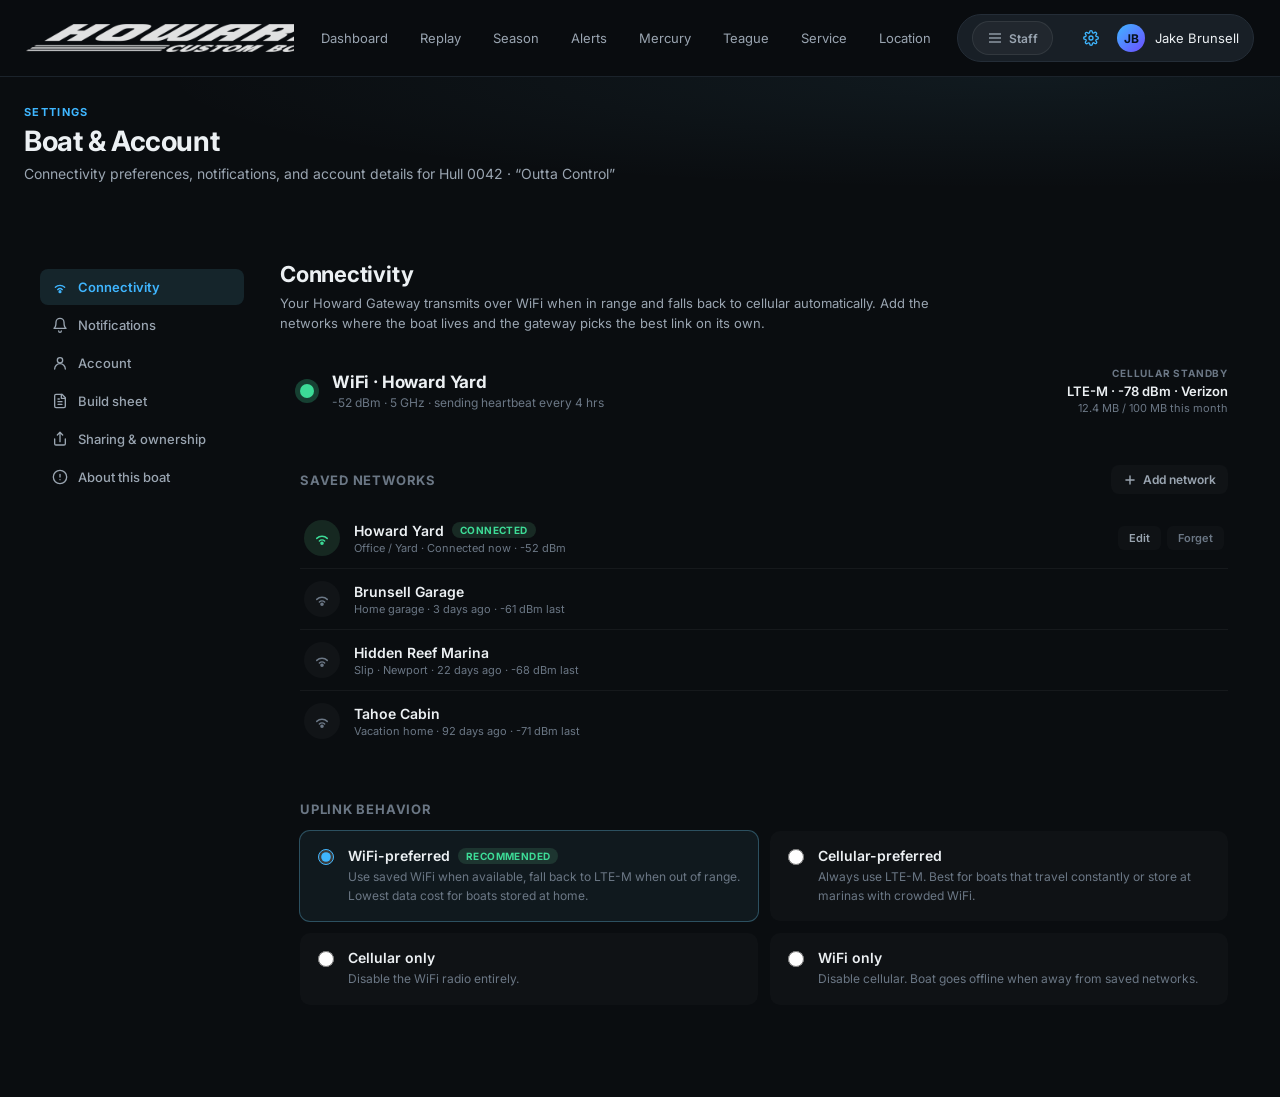
<file: settings.html>
<!doctype html>
<html lang="en">
<head>
  <meta charset="utf-8" />
  <meta name="viewport" content="width=device-width, initial-scale=1" />
  <title>Settings · Howard Custom Boats</title>
  <link rel="preconnect" href="https://fonts.googleapis.com" />
  <link rel="preconnect" href="https://fonts.gstatic.com" crossorigin />
  <link href="https://fonts.googleapis.com/css2?family=Inter:wght@400;500;600;700&display=swap" rel="stylesheet" />
  <link rel="stylesheet" href="styles.css" />
</head>
<body>
  <header class="topbar">
    <div class="brand" id="brand">
      <div class="brand-mark">HCB</div>
      <img class="brand-logo-img" src="assets/logo.png" alt="Howard Custom Boats"
           onload="this.style.display='block'; document.getElementById('brand').classList.add('has-logo');"
           onerror="this.style.display='none';" />
      <div class="brand-text"><strong>Howard</strong> &nbsp;Custom Boats</div>
    </div>
    <nav class="nav" aria-label="Primary">
      <a href="index.html">Dashboard</a>
      <a href="replay.html">Replay</a>
      <a href="recap.html">Season</a>
      <a href="alerts.html">Alerts</a>
      <a href="mercury.html">Mercury</a>
      <a href="teague.html">Teague</a>
      <a href="service.html">Service</a>
      <a href="location.html">Location</a>
    </nav>
    <div class="user-chip">
      <a href="fleet.html" class="role-toggle" title="Howard staff fleet view">
        <svg class="ico" viewBox="0 0 24 24"><path d="M3 12h18"/><path d="M3 6h18"/><path d="M3 18h18"/></svg>
        <span>Staff</span>
      </a>
      <a href="settings.html" title="Settings" class="active-gear" style="padding:0 8px;">
        <svg class="ico" viewBox="0 0 24 24"><circle cx="12" cy="12" r="3"/><path d="M19.4 15a1.7 1.7 0 0 0 .3 1.8l.1.1a2 2 0 1 1-2.8 2.8l-.1-.1a1.7 1.7 0 0 0-1.8-.3 1.7 1.7 0 0 0-1 1.5V21a2 2 0 1 1-4 0v-.1a1.7 1.7 0 0 0-1.1-1.5 1.7 1.7 0 0 0-1.8.3l-.1.1a2 2 0 1 1-2.8-2.8l.1-.1a1.7 1.7 0 0 0 .3-1.8 1.7 1.7 0 0 0-1.5-1H3a2 2 0 1 1 0-4h.1a1.7 1.7 0 0 0 1.5-1.1 1.7 1.7 0 0 0-.3-1.8l-.1-.1a2 2 0 1 1 2.8-2.8l.1.1a1.7 1.7 0 0 0 1.8.3H9a1.7 1.7 0 0 0 1-1.5V3a2 2 0 1 1 4 0v.1a1.7 1.7 0 0 0 1 1.5 1.7 1.7 0 0 0 1.8-.3l.1-.1a2 2 0 1 1 2.8 2.8l-.1.1a1.7 1.7 0 0 0-.3 1.8V9a1.7 1.7 0 0 0 1.5 1H21a2 2 0 1 1 0 4h-.1a1.7 1.7 0 0 0-1.5 1z"/></svg>
      </a>
      <div class="avatar" id="avatar-initials">JB</div>
      <span id="user-name">Jake Brunsell</span>
    </div>
  </header>

  <section class="page-hero">
    <div class="hero-inner">
      <div>
        <div class="hero-kicker">Settings</div>
        <h1>Boat &amp; Account</h1>
        <p>Connectivity preferences, notifications, and account details for Hull 0042 &middot; &ldquo;Outta Control&rdquo;</p>
      </div>
    </div>
  </section>

  <main class="container container-wide settings-shell" id="settings-root">

    <aside class="settings-side">
      <a href="#connectivity" class="active" data-tab="connectivity">
        <svg class="ico" viewBox="0 0 24 24"><path d="M5 12.5a10 10 0 0 1 14 0"/><path d="M8.5 16a5 5 0 0 1 7 0"/><circle cx="12" cy="19" r="1.4" fill="currentColor"/></svg>
        Connectivity
      </a>
      <a href="#notifications" data-tab="notifications">
        <svg class="ico" viewBox="0 0 24 24"><path d="M6 8a6 6 0 1 1 12 0c0 7 3 9 3 9H3s3-2 3-9"/><path d="M10 21a2 2 0 0 0 4 0"/></svg>
        Notifications
      </a>
      <a href="#account" data-tab="account">
        <svg class="ico" viewBox="0 0 24 24"><circle cx="12" cy="8" r="4"/><path d="M4 21a8 8 0 0 1 16 0"/></svg>
        Account
      </a>
      <a href="#build" data-tab="build">
        <svg class="ico" viewBox="0 0 24 24"><path d="M9 2h6l5 5v13a2 2 0 0 1-2 2H6a2 2 0 0 1-2-2V4a2 2 0 0 1 2-2z"/><path d="M14 2v6h6"/><path d="M9 13h6M9 17h6M9 9h2"/></svg>
        Build sheet
      </a>
      <a href="#sharing" data-tab="sharing">
        <svg class="ico" viewBox="0 0 24 24"><path d="M4 12v7a2 2 0 0 0 2 2h12a2 2 0 0 0 2-2v-7"/><path d="M16 6l-4-4-4 4"/><path d="M12 2v14"/></svg>
        Sharing &amp; ownership
      </a>
      <a href="#about" data-tab="about">
        <svg class="ico" viewBox="0 0 24 24"><circle cx="12" cy="12" r="10"/><path d="M12 8v4M12 16h.01"/></svg>
        About this boat
      </a>
    </aside>

    <section class="settings-main">

      <article class="settings-section" id="connectivity" data-section="connectivity">
        <header class="section-head">
          <h2>Connectivity</h2>
          <p>Your Howard Gateway transmits over WiFi when in range and falls back to cellular automatically. Add the networks where the boat lives and the gateway picks the best link on its own.</p>
        </header>

        <div class="panel">
          <div class="panel-row uplink-status">
            <div class="status-light" id="uplink-light"><span class="pulse"></span></div>
            <div class="status-body">
              <div class="status-title" id="uplink-title">—</div>
              <div class="status-meta" id="uplink-meta">—</div>
            </div>
            <div class="status-cell" id="uplink-cell"></div>
          </div>
        </div>

        <div class="panel">
          <div class="panel-head">
            <h3>Saved networks</h3>
            <button class="btn-ghost" id="show-add-net" type="button">
              <svg class="ico" viewBox="0 0 24 24"><path d="M12 5v14M5 12h14"/></svg>
              Add network
            </button>
          </div>
          <div class="net-list" id="conn-networks"></div>

          <form id="net-add-form" class="net-form" autocomplete="off" hidden>
            <div class="net-form-grid">
              <label class="field">
                <span>Network name</span>
                <input type="text" name="ssid" placeholder="e.g. Brunsell Garage" required />
              </label>
              <label class="field">
                <span>Password</span>
                <input type="password" name="password" placeholder="Encrypted on the gateway" />
              </label>
              <label class="field">
                <span>Label</span>
                <input type="text" name="label" placeholder="Garage, Marina, Lake House" />
              </label>
            </div>
            <div class="net-form-actions">
              <button class="btn-primary" type="submit">Save network</button>
              <button class="btn-ghost" type="button" id="cancel-add-net">Cancel</button>
              <span class="hint">Credentials never leave the gateway.</span>
            </div>
          </form>
        </div>

        <div class="panel">
          <div class="panel-head"><h3>Uplink behavior</h3></div>
          <div class="mode-grid">
            <label class="mode-card">
              <input type="radio" name="uplink" data-uplink-mode="wifi-preferred" />
              <div class="mode-body">
                <div class="mode-title">WiFi-preferred <span class="tag tag-good">Recommended</span></div>
                <div class="mode-meta">Use saved WiFi when available, fall back to LTE-M when out of range. Lowest data cost for boats stored at home.</div>
              </div>
            </label>
            <label class="mode-card">
              <input type="radio" name="uplink" data-uplink-mode="cellular-preferred" />
              <div class="mode-body">
                <div class="mode-title">Cellular-preferred</div>
                <div class="mode-meta">Always use LTE-M. Best for boats that travel constantly or store at marinas with crowded WiFi.</div>
              </div>
            </label>
            <label class="mode-card">
              <input type="radio" name="uplink" data-uplink-mode="cellular-only" />
              <div class="mode-body">
                <div class="mode-title">Cellular only</div>
                <div class="mode-meta">Disable the WiFi radio entirely.</div>
              </div>
            </label>
            <label class="mode-card">
              <input type="radio" name="uplink" data-uplink-mode="wifi-only" />
              <div class="mode-body">
                <div class="mode-title">WiFi only</div>
                <div class="mode-meta">Disable cellular. Boat goes offline when away from saved networks.</div>
              </div>
            </label>
          </div>
        </div>
      </article>

      <article class="settings-section" id="notifications" data-section="notifications" hidden>
        <header class="section-head">
          <h2>Notifications</h2>
          <p>Choose how you want to be alerted for each event type.</p>
        </header>
        <div class="panel">
          <div class="notify-grid">
            <div class="notify-grid-head">
              <span></span>
              <span>Push</span>
              <span>Email</span>
              <span>SMS</span>
            </div>
            <div class="notify-grid-row">
              <div class="notify-label">
                <div class="ttl">Engine fault detected</div>
                <div class="meta">Active ECU fault codes flagged in the field</div>
              </div>
              <span class="toggle on"></span><span class="toggle on"></span><span class="toggle"></span>
            </div>
            <div class="notify-grid-row">
              <div class="notify-label">
                <div class="ttl">Service interval reached</div>
                <div class="meta">Oil change, plugs, gearcase lube</div>
              </div>
              <span class="toggle on"></span><span class="toggle on"></span><span class="toggle"></span>
            </div>
            <div class="notify-grid-row">
              <div class="notify-label">
                <div class="ttl">Battery low</div>
                <div class="meta">Main bank below 12.2 V or telemetry battery below 12.4 V</div>
              </div>
              <span class="toggle on"></span><span class="toggle on"></span><span class="toggle on"></span>
            </div>
            <div class="notify-grid-row">
              <div class="notify-label">
                <div class="ttl">Geofence breach</div>
                <div class="meta">Boat moves outside its designated storage area</div>
              </div>
              <span class="toggle on"></span><span class="toggle on"></span><span class="toggle on"></span>
            </div>
            <div class="notify-grid-row">
              <div class="notify-label">
                <div class="ttl">Bilge water detected</div>
                <div class="meta">Bilge probe wet for &gt; 90 seconds</div>
              </div>
              <span class="toggle on"></span><span class="toggle on"></span><span class="toggle on"></span>
            </div>
            <div class="notify-grid-row">
              <div class="notify-label">
                <div class="ttl">Gateway offline &gt; 24 hrs</div>
                <div class="meta">No heartbeat received from the boat</div>
              </div>
              <span class="toggle on"></span><span class="toggle on"></span><span class="toggle"></span>
            </div>
          </div>
        </div>
      </article>

      <article class="settings-section" id="account" data-section="account" hidden>
        <header class="section-head">
          <h2>Account</h2>
          <p>Owner profile and connected service plan.</p>
        </header>
        <div class="panel">
          <div class="kv-grid">
            <div class="kv"><span class="lbl">Name</span><span class="val">Jake Brunsell</span></div>
            <div class="kv"><span class="lbl">Email</span><span class="val">jbrunsell19@gmail.com</span></div>
            <div class="kv"><span class="lbl">Boat</span><span class="val">Hull 0042 &middot; "Outta Control" &middot; 2024 Howard 288</span></div>
            <div class="kv"><span class="lbl">Engine package</span><span class="val">Twin Mercury Racing 400R</span></div>
            <div class="kv"><span class="lbl">Owner since</span><span class="val">May 2024</span></div>
            <div class="kv"><span class="lbl">Connected service</span><span class="val">Howard Connect &middot; <span class="tag tag-good">Active</span></span></div>
          </div>
        </div>
      </article>

      <article class="settings-section" id="build" data-section="build" hidden>
        <header class="section-head" style="display:flex;align-items:flex-end;justify-content:space-between;gap:16px;flex-wrap:wrap;">
          <div>
            <h2>Build sheet</h2>
            <p>Every option, every line item, every dollar — auto-populated from your delivery checkmark sheet. This is your boat&rsquo;s permanent build of record.</p>
          </div>
          <div style="display:flex;gap:8px;flex-wrap:wrap;">
            <button class="btn-ghost" type="button" id="btn-print-build" title="Open print-ready view">
              <svg class="ico" viewBox="0 0 24 24"><path d="M6 9V2h12v7"/><path d="M6 18H4a2 2 0 0 1-2-2v-5a2 2 0 0 1 2-2h16a2 2 0 0 1 2 2v5a2 2 0 0 1-2 2h-2"/><rect x="6" y="14" width="12" height="8"/></svg>
              Print / Save PDF
            </button>
          </div>
        </header>
        <div id="build-sheet-root"></div>
      </article>

      <article class="settings-section" id="sharing" data-section="sharing" hidden>
        <header class="section-head">
          <h2>Sharing &amp; ownership</h2>
          <p>By default, only you see this boat's location and live data. Use these controls to share temporarily, mark the boat as stolen, or transfer ownership at sale.</p>
        </header>

        <div class="panel" id="stolen-panel">
          <div class="panel-head">
            <h3>Stolen / panic mode</h3>
          </div>
          <div id="stolen-state" class="stolen-state-idle">
            <p class="hint" style="margin:0 0 10px;">If the boat is stolen, switching to panic mode raises the heartbeat to every 5 minutes, sends maximum-priority alerts on every geofence breach, and generates a tracking link you can share with law enforcement.</p>
            <button class="btn-danger" id="btn-mark-stolen" type="button">
              <svg class="ico" viewBox="0 0 24 24"><path d="M12 9v4M12 17h.01"/><path d="M10.3 3.86 1.82 18a2 2 0 0 0 1.71 3h16.94a2 2 0 0 0 1.71-3L13.71 3.86a2 2 0 0 0-3.42 0z"/></svg>
              Mark this boat as stolen
            </button>
          </div>
        </div>

        <div class="panel">
          <div class="panel-head">
            <h3>Active location shares</h3>
            <button class="btn-ghost" id="btn-new-share" type="button">
              <svg class="ico" viewBox="0 0 24 24"><path d="M12 5v14M5 12h14"/></svg>
              New share
            </button>
          </div>
          <div id="share-list"></div>
          <p class="hint" id="share-empty" style="margin:8px 0 0;display:none;">No active shares. Anyone you share with will see your boat's live location for the duration you set, and nothing else.</p>
        </div>

        <div class="panel" id="transfer-panel">
          <div class="panel-head">
            <h3>Transfer ownership</h3>
          </div>
          <div id="transfer-state">
            <p class="hint" style="margin:0 0 10px;">When you sell the boat, transferring ownership migrates service history, hours, fault history, and gateway configuration to the new owner. Your account is unlinked from the hull when they accept.</p>
            <button class="btn-ghost" id="btn-begin-transfer" type="button">
              <svg class="ico" viewBox="0 0 24 24"><path d="M17 1l4 4-4 4"/><path d="M3 11V9a4 4 0 0 1 4-4h14"/><path d="M7 23l-4-4 4-4"/><path d="M21 13v2a4 4 0 0 1-4 4H3"/></svg>
              Begin ownership transfer
            </button>
          </div>
        </div>
      </article>

      <article class="settings-section" id="about" data-section="about" hidden>
        <header class="section-head">
          <h2>About this boat</h2>
          <p>Hardware and firmware status for the gateway installed on Hull 0042.</p>
        </header>
        <div class="panel">
          <div class="kv-grid">
            <div class="kv"><span class="lbl">Hull number</span><span class="val">0042</span></div>
            <div class="kv"><span class="lbl">Build year</span><span class="val">2024</span></div>
            <div class="kv"><span class="lbl">Gateway firmware</span><span class="val">v1.4.2 &middot; updated Apr 24, 2026</span></div>
            <div class="kv"><span class="lbl">Telemetry battery</span><span class="val">12.93 V &middot; <span class="tag tag-good">healthy</span></span></div>
            <div class="kv"><span class="lbl">Cellular SIM</span><span class="val">Verizon LTE-M &middot; ICCID …4421</span></div>
            <div class="kv"><span class="lbl">Last factory check</span><span class="val">Apr 18, 2026 &middot; Howard Yard</span></div>
          </div>
        </div>
      </article>

    </section>

  </main>

  <nav class="mobile-nav" aria-label="Primary mobile">
      <div class="mobile-nav-row six">
      <a href="index.html"><svg viewBox="0 0 24 24"><path d="M3 11 12 3l9 8"/><path d="M5 10v10h14V10"/></svg>Home</a>
      <a href="replay.html"><svg viewBox="0 0 24 24"><path d="M5 3l14 9-14 9V3z"/></svg>Replay</a>
      <a href="recap.html"><svg viewBox="0 0 24 24"><path d="M12 2l2.4 7.4H22l-6.2 4.5 2.4 7.4L12 16.8 5.8 21.3l2.4-7.4L2 9.4h7.6L12 2z"/></svg>Season</a>
      <a href="alerts.html"><svg viewBox="0 0 24 24"><path d="M12 2v4M12 22v-2M4.93 4.93l2.83 2.83M19.07 19.07l-2.83-2.83M2 12h4M22 12h-4M4.93 19.07l2.83-2.83M19.07 4.93l-2.83 2.83"/></svg>Alerts</a>
      <a href="service.html"><svg viewBox="0 0 24 24"><path d="M14.7 6.3a5 5 0 0 0-7 6.4l-5 5a2 2 0 1 0 2.8 2.8l5-5a5 5 0 0 0 6.4-7l-2.3 2.3-2-.6-.6-2 2.7-1.9Z"/></svg>Service</a>
      <a href="location.html"><svg viewBox="0 0 24 24"><path d="M12 22s8-7 8-13a8 8 0 1 0-16 0c0 6 8 13 8 13Z"/><circle cx="12" cy="9" r="3"/></svg>Location</a>
      </div>
    </nav>

  <div class="toast-stack" id="toast-stack"></div>
  <script src="data/build-sheets.js"></script>
  <script src="data/fleet-data.js"></script>
  <script src="app.js"></script>
</body>
</html>
</file>
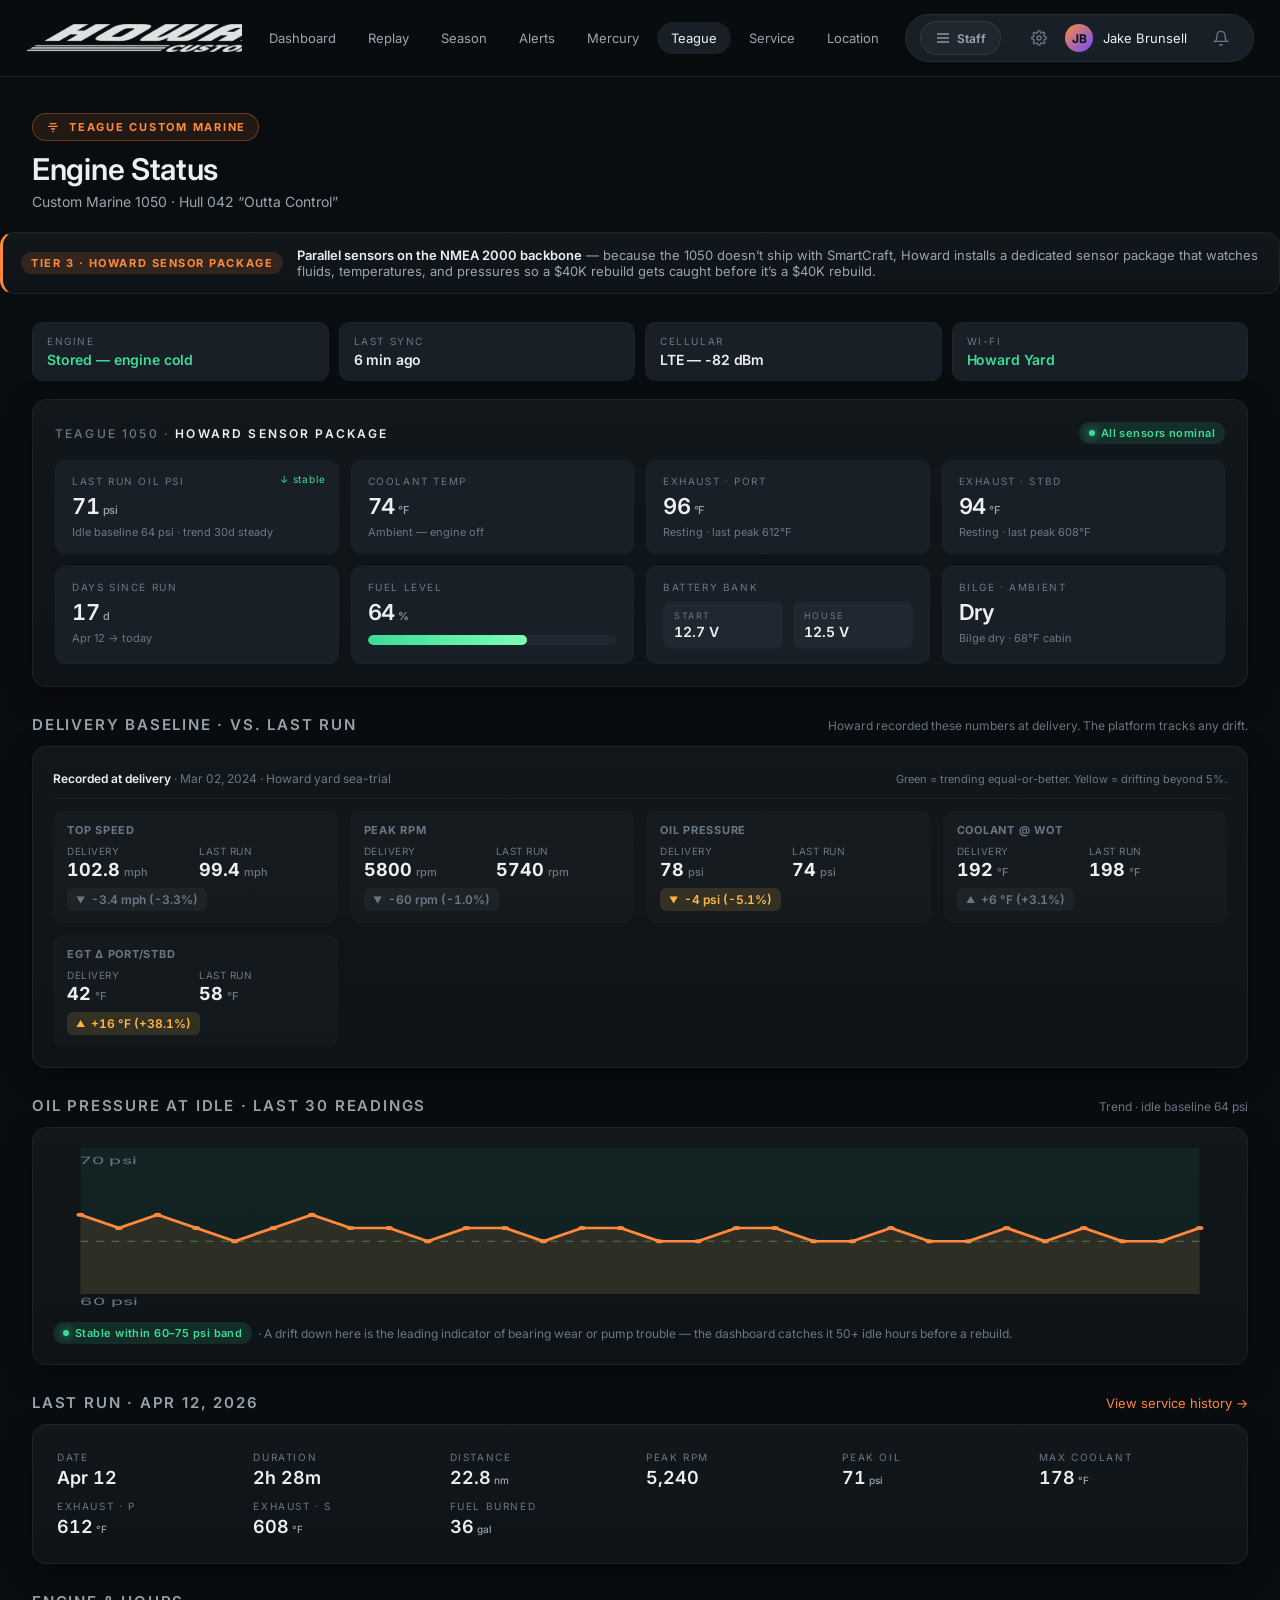
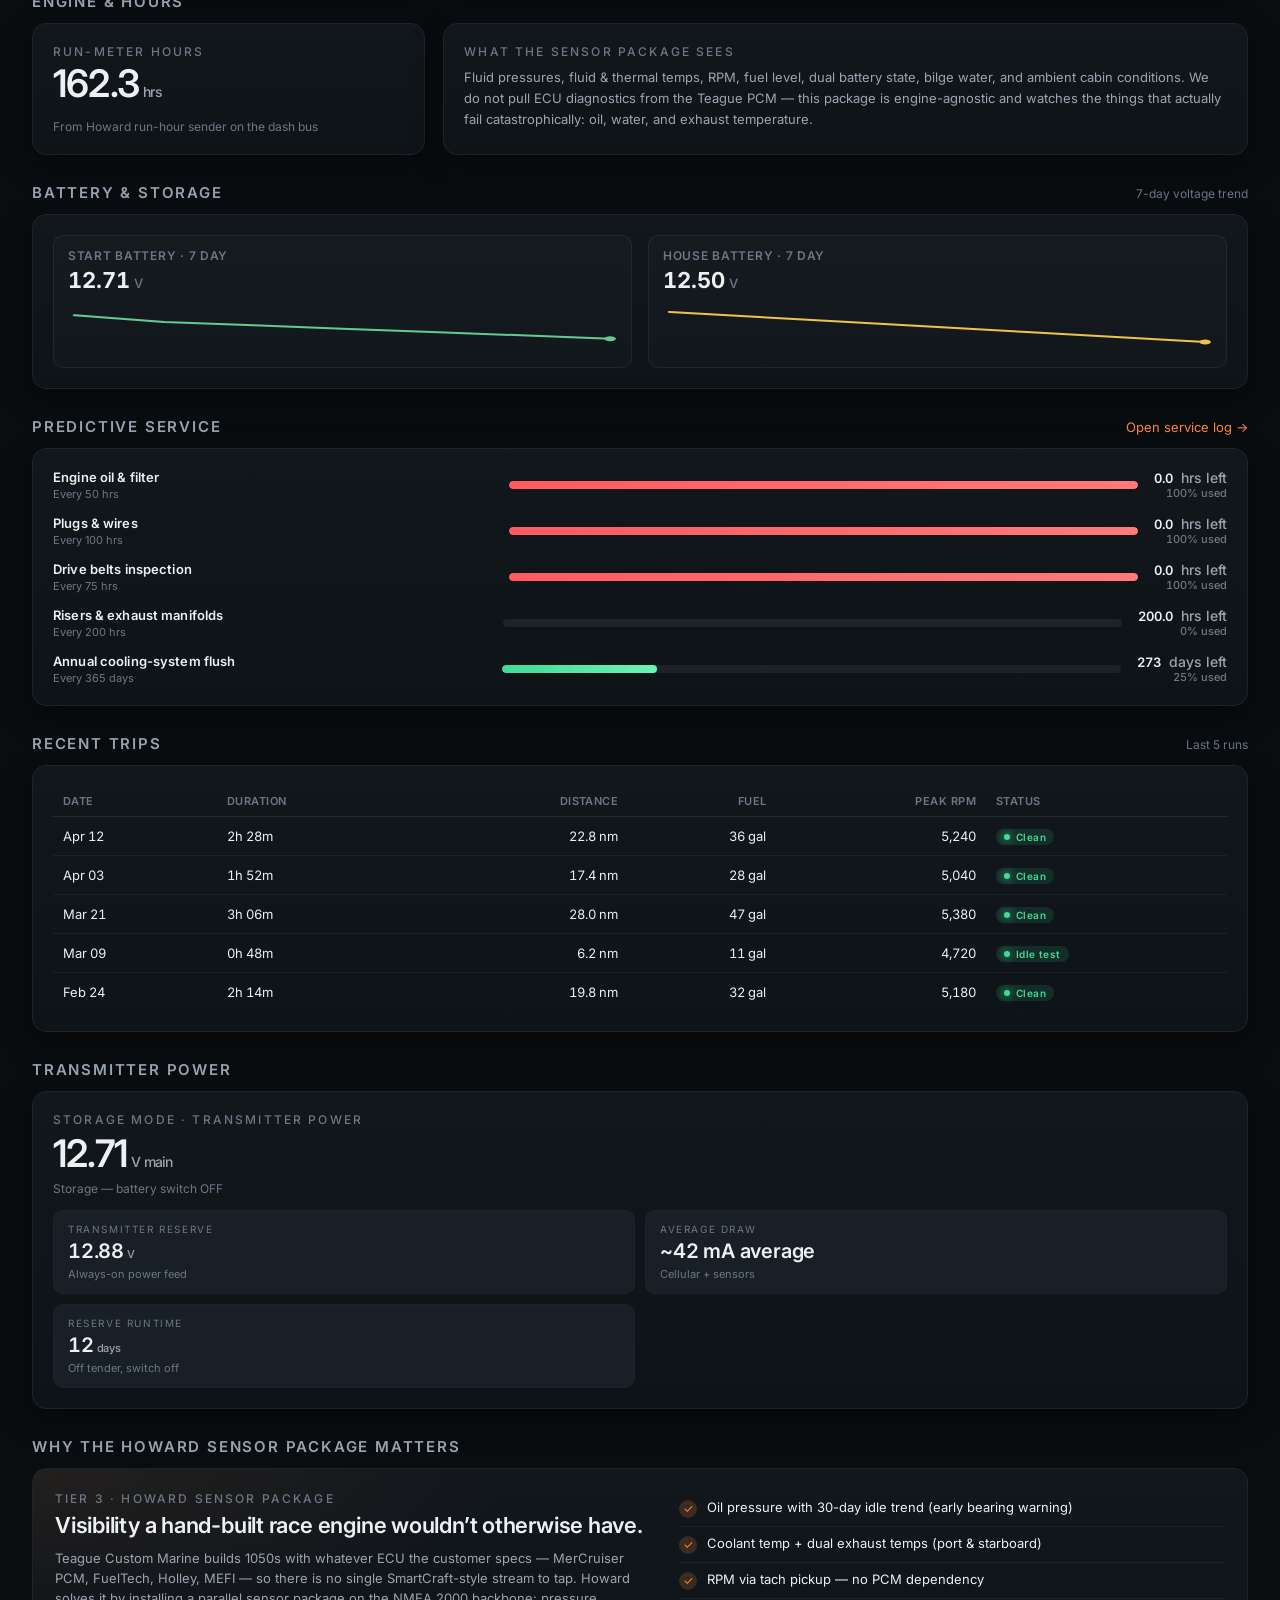
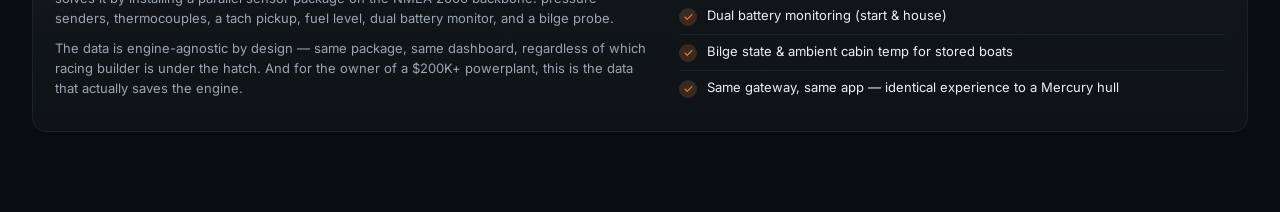
<file: teague.html>
<!doctype html>
<html lang="en">
<head>
  <meta charset="utf-8" />
  <meta name="viewport" content="width=device-width, initial-scale=1" />
  <title>Teague Telemetry — Howard Custom Boats</title>
  <link rel="preconnect" href="https://fonts.googleapis.com" />
  <link rel="preconnect" href="https://fonts.gstatic.com" crossorigin />
  <link href="https://fonts.googleapis.com/css2?family=Inter:wght@400;500;600;700&display=swap" rel="stylesheet" />
  <link rel="stylesheet" href="styles.css" />
</head>
<body class="theme-teague">
  <header class="topbar">
    <div class="brand" id="brand">
      <div class="brand-mark">HCB</div>
      <img class="brand-logo-img" src="assets/logo.png" alt="Howard Custom Boats"
           onload="this.style.display='block'; document.getElementById('brand').classList.add('has-logo');"
           onerror="this.style.display='none';" />
      <div class="brand-text"><strong>Howard</strong> &nbsp;Custom Boats</div>
    </div>
    <nav class="nav" aria-label="Primary">
      <a href="index.html">Dashboard</a>
      <a href="replay.html">Replay</a>
      <a href="recap.html">Season</a>
      <a href="alerts.html">Alerts</a>
      <a href="mercury.html">Mercury</a>
      <a href="teague.html" class="active">Teague</a>
      <a href="service.html">Service</a>
      <a href="location.html">Location</a>
    </nav>
    <div class="user-chip">
      <a href="fleet.html" class="role-toggle" title="Howard staff fleet view">
        <svg class="ico" viewBox="0 0 24 24"><path d="M3 12h18"/><path d="M3 6h18"/><path d="M3 18h18"/></svg>
        <span>Staff</span>
      </a>
      <a href="settings.html" title="Settings" style="color:var(--text-mute);padding:0 8px;">
        <svg class="ico" viewBox="0 0 24 24"><circle cx="12" cy="12" r="3"/><path d="M19.4 15a1.7 1.7 0 0 0 .3 1.8l.1.1a2 2 0 1 1-2.8 2.8l-.1-.1a1.7 1.7 0 0 0-1.8-.3 1.7 1.7 0 0 0-1 1.5V21a2 2 0 1 1-4 0v-.1a1.7 1.7 0 0 0-1.1-1.5 1.7 1.7 0 0 0-1.8.3l-.1.1a2 2 0 1 1-2.8-2.8l.1-.1a1.7 1.7 0 0 0 .3-1.8 1.7 1.7 0 0 0-1.5-1H3a2 2 0 1 1 0-4h.1a1.7 1.7 0 0 0 1.5-1.1 1.7 1.7 0 0 0-.3-1.8l-.1-.1a2 2 0 1 1 2.8-2.8l.1.1a1.7 1.7 0 0 0 1.8.3H9a1.7 1.7 0 0 0 1-1.5V3a2 2 0 1 1 4 0v.1a1.7 1.7 0 0 0 1 1.5 1.7 1.7 0 0 0 1.8-.3l.1-.1a2 2 0 1 1 2.8 2.8l-.1.1a1.7 1.7 0 0 0-.3 1.8V9a1.7 1.7 0 0 0 1.5 1H21a2 2 0 1 1 0 4h-.1a1.7 1.7 0 0 0-1.5 1z"/></svg>
      </a>
      <div class="avatar" id="avatar-initials">JB</div>
      <span id="user-name">Jake Brunsell</span>
      <a href="#" title="Notifications" style="margin-left:6px;color:var(--text-mute);padding:0 10px;">
        <svg class="ico" viewBox="0 0 24 24"><path d="M6 8a6 6 0 1 1 12 0c0 7 3 9 3 9H3s3-2 3-9"/><path d="M10 21a2 2 0 0 0 4 0"/></svg>
      </a>
    </div>
  </header>

  <section class="page-title">
    <span class="engine-badge">
      <svg class="ico" viewBox="0 0 24 24"><path d="M5 11h14M7 7h10M9 15h6M11 19h2"/></svg>
      Teague Custom Marine
    </span>
    <h1 style="margin-top:10px;">Engine Status</h1>
    <div class="sub">Custom Marine 1050 &middot; Hull 042 &ldquo;Outta Control&rdquo;</div>
  </section>

  <div class="tier-banner">
    <span class="tier-pill">Tier 3 &middot; Howard Sensor Package</span>
    <div>
      <strong>Parallel sensors on the NMEA 2000 backbone</strong> &mdash;
      because the 1050 doesn&rsquo;t ship with SmartCraft, Howard installs
      a dedicated sensor package that watches fluids, temperatures, and pressures
      so a $40K rebuild gets caught before it&rsquo;s a $40K rebuild.
    </div>
  </div>

  <main class="container" id="teague-root">
    <div class="status-strip" id="teague-status-strip"></div>

    <div class="grid">
      <div class="engine-card col-12">
        <div class="engine-card-head">
          <div class="name">TEAGUE 1050 &middot; <strong>Howard Sensor Package</strong></div>
          <span class="pill good"><span class="dot"></span> All sensors nominal</span>
        </div>
        <div class="sensor-grid" id="teague-sensors"></div>
      </div>
    </div>

    <div class="section-title">
      <h2>Delivery Baseline &middot; vs. Last Run</h2>
      <span style="font-size:12px;color:var(--text-mute);">Howard recorded these numbers at delivery. The platform tracks any drift.</span>
    </div>
    <div class="card">
      <div id="delivery-baseline" data-engine="teague"></div>
    </div>

    <div class="section-title">
      <h2>Oil Pressure at Idle &middot; Last 30 readings</h2>
      <span style="font-size:12px;color:var(--text-mute);">Trend &middot; idle baseline 64 psi</span>
    </div>
    <div class="card">
      <div class="trend-chart" id="teague-trend"></div>
      <div class="foot">
        <span class="pill good"><span class="dot"></span> Stable within 60&ndash;75 psi band</span>
        &middot; A drift down here is the leading indicator of bearing wear or pump trouble &mdash; the dashboard catches it 50+ idle hours before a rebuild.
      </div>
    </div>

    <div class="section-title">
      <h2>Last Run &middot; Apr 12, 2026</h2>
      <a href="service.html">View service history &rarr;</a>
    </div>
    <div class="card">
      <div class="run-summary" id="teague-last-run"></div>
    </div>

    <div class="section-title"><h2>Engine &amp; Hours</h2></div>
    <div class="grid">
      <div class="card col-4">
        <h3>Run-meter Hours</h3>
        <div class="big"><span id="teague-hours">162.3</span><span class="unit">hrs</span></div>
        <div class="foot">From Howard run-hour sender on the dash bus</div>
      </div>
      <div class="card col-8">
        <h3>What the Sensor Package Sees</h3>
        <div style="font-size:13px;color:var(--text-dim);line-height:1.6;margin-top:8px;">
          Fluid pressures, fluid &amp; thermal temps, RPM, fuel level, dual battery state, bilge water,
          and ambient cabin conditions. We do not pull ECU diagnostics from the Teague PCM &mdash;
          this package is engine-agnostic and watches the things that actually fail catastrophically:
          oil, water, and exhaust temperature.
        </div>
      </div>
    </div>

    <div class="section-title">
      <h2>Battery &amp; Storage</h2>
      <span style="font-size:12px;color:var(--text-mute);">7-day voltage trend</span>
    </div>
    <div class="card">
      <div id="teague-batt-history"></div>
    </div>

    <div class="section-title">
      <h2>Predictive Service</h2>
      <a href="service.html">Open service log &rarr;</a>
    </div>
    <div class="card">
      <div id="teague-service"></div>
    </div>

    <div class="section-title">
      <h2>Recent Trips</h2>
      <span style="font-size:12px;color:var(--text-mute);">Last 5 runs</span>
    </div>
    <div class="card">
      <div id="teague-trips"></div>
    </div>

    <div class="section-title"><h2>Transmitter Power</h2></div>
    <div id="teague-storage"></div>

    <div class="section-title"><h2>Why the Howard Sensor Package Matters</h2></div>
    <div class="tier-explainer">
      <div>
        <h3>Tier 3 &middot; Howard Sensor Package</h3>
        <div class="head">Visibility a hand-built race engine wouldn&rsquo;t otherwise have.</div>
        <p>
          Teague Custom Marine builds 1050s with whatever ECU the customer specs &mdash;
          MerCruiser PCM, FuelTech, Holley, MEFI &mdash; so there is no single SmartCraft-style
          stream to tap. Howard solves it by installing a parallel sensor package on the
          NMEA 2000 backbone: pressure senders, thermocouples, a tach pickup, fuel level,
          dual battery monitor, and a bilge probe.
        </p>
        <p>
          The data is engine-agnostic by design &mdash; same package, same dashboard,
          regardless of which racing builder is under the hatch. And for the owner of a
          $200K+ powerplant, this is the data that actually saves the engine.
        </p>
      </div>
      <div>
        <ul class="feature-list">
          <li><span class="check">&#10003;</span> Oil pressure with 30-day idle trend (early bearing warning)</li>
          <li><span class="check">&#10003;</span> Coolant temp + dual exhaust temps (port &amp; starboard)</li>
          <li><span class="check">&#10003;</span> RPM via tach pickup &mdash; no PCM dependency</li>
          <li><span class="check">&#10003;</span> Dual battery monitoring (start &amp; house)</li>
          <li><span class="check">&#10003;</span> Bilge state &amp; ambient cabin temp for stored boats</li>
          <li><span class="check">&#10003;</span> Same gateway, same app &mdash; identical experience to a Mercury hull</li>
        </ul>
      </div>
    </div>
  </main>

  <nav class="mobile-nav" aria-label="Primary mobile">
      <div class="mobile-nav-row six">
      <a href="index.html"><svg viewBox="0 0 24 24"><path d="M3 11 12 3l9 8"/><path d="M5 10v10h14V10"/></svg>Home</a>
      <a href="replay.html"><svg viewBox="0 0 24 24"><path d="M5 3l14 9-14 9V3z"/></svg>Replay</a>
      <a href="recap.html"><svg viewBox="0 0 24 24"><path d="M12 2l2.4 7.4H22l-6.2 4.5 2.4 7.4L12 16.8 5.8 21.3l2.4-7.4L2 9.4h7.6L12 2z"/></svg>Season</a>
      <a href="alerts.html"><svg viewBox="0 0 24 24"><path d="M12 2v4M12 22v-2M4.93 4.93l2.83 2.83M19.07 19.07l-2.83-2.83M2 12h4M22 12h-4M4.93 19.07l2.83-2.83M19.07 4.93l-2.83 2.83"/></svg>Alerts</a>
      <a href="service.html"><svg viewBox="0 0 24 24"><path d="M14.7 6.3a5 5 0 0 0-7 6.4l-5 5a2 2 0 1 0 2.8 2.8l5-5a5 5 0 0 0 6.4-7l-2.3 2.3-2-.6-.6-2 2.7-1.9Z"/></svg>Service</a>
      <a href="location.html"><svg viewBox="0 0 24 24"><path d="M12 22s8-7 8-13a8 8 0 1 0-16 0c0 6 8 13 8 13Z"/><circle cx="12" cy="9" r="3"/></svg>Location</a>
      </div>
    </nav>

  <div class="toast-stack" id="toast-stack"></div>
  <script src="data/fleet-data.js"></script>
  <script src="app.js"></script>
</body>
</html>
</file>
<file: styles.css>
/* Howard Custom Boats — Owner Interface
   Premium automotive dark theme (Tesla / myChevrolet inspired) */

:root {
  --bg: #0a0d10;
  --bg-elev-1: #12171c;
  --bg-elev-2: #181f26;
  --bg-elev-3: #1f2831;
  --line: #242d37;
  --line-soft: #1b232b;
  --text: #ecf0f3;
  --text-dim: #9aa5b1;
  --text-mute: #6b7785;
  --accent: #3fb6ff;
  --accent-strong: #1a94e8;
  --good: #3ddc97;
  --warn: #ffb648;
  --bad: #ff5a5f;
  --radius: 14px;
  --radius-sm: 10px;
  --shadow: 0 10px 30px rgba(0, 0, 0, 0.45);
  --font: "Inter", "SF Pro Text", -apple-system, BlinkMacSystemFont, "Segoe UI", Roboto, Arial, sans-serif;
}

* { box-sizing: border-box; }

html, body {
  margin: 0;
  padding: 0;
  background: var(--bg);
  color: var(--text);
  font-family: var(--font);
  -webkit-font-smoothing: antialiased;
  text-rendering: optimizeLegibility;
  min-height: 100%;
}

a { color: inherit; text-decoration: none; }
button { font-family: inherit; }

/* ---------- Login page ---------- */

.login-shell {
  min-height: 100vh;
  display: grid;
  grid-template-columns: 1.1fr 1fr;
  background: radial-gradient(1200px 800px at 20% 10%, #16202a 0%, #0a0d10 60%) fixed;
}

.login-hero {
  position: relative;
  overflow: hidden;
  background: #000;
}

.login-hero::before {
  content: "";
  position: absolute;
  inset: 0;
  background-image: url("assets/boat.jpg"), linear-gradient(135deg, #0e1a26 0%, #050a10 100%);
  background-size: cover;
  background-position: center;
  filter: saturate(1.05) contrast(1.05);
}

.login-hero::after {
  content: "";
  position: absolute;
  inset: 0;
  background: linear-gradient(180deg, rgba(0,0,0,0.0) 40%, rgba(0,0,0,0.85) 100%),
              linear-gradient(90deg, rgba(0,0,0,0.1), rgba(10,13,16,0.9) 95%);
}

.login-hero-caption {
  position: absolute;
  left: 40px;
  bottom: 40px;
  right: 40px;
  color: #fff;
  z-index: 2;
}

.login-hero-caption .eyebrow {
  letter-spacing: 0.28em;
  font-size: 11px;
  color: var(--accent);
  text-transform: uppercase;
}

.login-hero-caption h1 {
  font-size: 36px;
  line-height: 1.1;
  margin: 10px 0 0;
  font-weight: 600;
  max-width: 480px;
}

.login-panel {
  display: flex;
  align-items: center;
  justify-content: center;
  padding: 40px;
}

.login-card {
  width: 100%;
  max-width: 380px;
}

.brand {
  display: flex;
  align-items: center;
  gap: 12px;
  margin-bottom: 48px;
}

.brand-mark {
  width: 40px;
  height: 40px;
  border-radius: 8px;
  background: linear-gradient(135deg, #2a3642 0%, #11171d 100%);
  border: 1px solid var(--line);
  display: grid;
  place-items: center;
  font-weight: 700;
  color: var(--accent);
  font-size: 14px;
  letter-spacing: 0.04em;
}

.brand-logo-img {
  height: 28px;
  width: auto;
  display: none; /* shown when assets/logo.png exists */
}

/* When the logo img loads, we hide the fallback mark + text via JS.
   Keep the brand row compact. */
.brand.has-logo .brand-mark,
.brand.has-logo .brand-text { display: none; }

.brand-text {
  font-size: 13px;
  letter-spacing: 0.24em;
  text-transform: uppercase;
  color: var(--text-dim);
}

.brand-text strong { color: var(--text); font-weight: 600; }

.login-card h2 {
  margin: 0 0 8px;
  font-size: 28px;
  font-weight: 600;
}

.login-card p.subtitle {
  margin: 0 0 32px;
  color: var(--text-dim);
  font-size: 14px;
}

.field { margin-bottom: 16px; }

.field label {
  display: block;
  font-size: 11px;
  letter-spacing: 0.12em;
  text-transform: uppercase;
  color: var(--text-mute);
  margin-bottom: 8px;
}

.field input {
  width: 100%;
  background: var(--bg-elev-2);
  border: 1px solid var(--line);
  color: var(--text);
  padding: 14px 16px;
  border-radius: var(--radius-sm);
  font-size: 15px;
  outline: none;
  transition: border-color 0.15s, background 0.15s;
}

.field input:focus {
  border-color: var(--accent);
  background: var(--bg-elev-3);
}

.btn {
  display: inline-flex;
  align-items: center;
  justify-content: center;
  gap: 8px;
  width: 100%;
  padding: 14px 18px;
  border-radius: var(--radius-sm);
  border: 0;
  font-size: 15px;
  font-weight: 600;
  cursor: pointer;
  transition: transform 0.05s, background 0.15s, box-shadow 0.15s;
}

.btn-primary {
  background: linear-gradient(180deg, var(--accent) 0%, var(--accent-strong) 100%);
  color: #061018;
  box-shadow: 0 4px 16px rgba(26, 148, 232, 0.35);
}

.btn-primary:hover { filter: brightness(1.05); }
.btn-primary:active { transform: translateY(1px); }

.btn-ghost {
  background: transparent;
  border: 1px solid var(--line);
  color: var(--text);
}

.btn-ghost:hover { background: var(--bg-elev-2); }

.login-foot {
  margin-top: 24px;
  display: flex;
  justify-content: space-between;
  font-size: 13px;
  color: var(--text-mute);
}

.login-foot a:hover { color: var(--accent); }

@media (max-width: 900px) {
  .login-shell { grid-template-columns: 1fr; }
  .login-hero { min-height: 260px; }
  .login-hero-caption h1 { font-size: 26px; }
}

/* ---------- App chrome (dashboard) ---------- */

.topbar {
  position: sticky;
  top: 0;
  z-index: 20;
  display: flex;
  align-items: center;
  justify-content: space-between;
  padding: 14px 32px;
  background: rgba(10, 13, 16, 0.72);
  backdrop-filter: saturate(140%) blur(14px);
  -webkit-backdrop-filter: saturate(140%) blur(14px);
  border-bottom: 1px solid var(--line-soft);
}

.topbar .brand { margin: 0; }

.nav {
  display: flex;
  gap: 4px;
}

.nav a {
  padding: 8px 14px;
  border-radius: 999px;
  font-size: 13px;
  color: var(--text-dim);
}

.nav a.active, .nav a:hover {
  background: var(--bg-elev-2);
  color: var(--text);
}

.user-chip {
  display: flex;
  align-items: center;
  gap: 10px;
  padding: 6px 6px 6px 14px;
  background: var(--bg-elev-2);
  border: 1px solid var(--line);
  border-radius: 999px;
  font-size: 13px;
}

.user-chip .avatar {
  width: 28px;
  height: 28px;
  border-radius: 50%;
  background: linear-gradient(135deg, var(--accent) 0%, #6d4cff 100%);
  display: grid;
  place-items: center;
  color: #06121c;
  font-weight: 700;
  font-size: 12px;
}

/* ---------- Hero ---------- */

.hero {
  position: relative;
  height: 340px;
  background-image: url("assets/boat.jpg"), linear-gradient(135deg, #14212e, #060a10);
  background-size: cover;
  background-position: center;
  overflow: hidden;
}

.hero::after {
  content: "";
  position: absolute;
  inset: 0;
  background:
    linear-gradient(180deg, rgba(10,13,16,0.15) 20%, rgba(10,13,16,1) 100%),
    linear-gradient(90deg, rgba(10,13,16,0.45), rgba(10,13,16,0));
}

.hero-inner {
  position: absolute;
  left: 0;
  right: 0;
  bottom: 28px;
  padding: 0 32px;
  z-index: 2;
  display: flex;
  align-items: flex-end;
  justify-content: space-between;
  gap: 24px;
  flex-wrap: wrap;
}

.hero-title .eyebrow {
  font-size: 11px;
  letter-spacing: 0.28em;
  text-transform: uppercase;
  color: var(--accent);
  margin-bottom: 8px;
}

.hero-title h1 {
  margin: 0;
  font-size: 40px;
  font-weight: 600;
  letter-spacing: -0.01em;
}

.hero-title .sub {
  margin-top: 6px;
  color: var(--text-dim);
  font-size: 14px;
}

.hero-actions { display: flex; gap: 10px; }

.hero-actions .btn { width: auto; padding: 10px 16px; font-size: 13px; }

/* ---------- Grid + Cards ---------- */

.container {
  max-width: 1280px;
  margin: 0 auto;
  padding: 28px 32px 80px;
}

.grid {
  display: grid;
  grid-template-columns: repeat(12, 1fr);
  gap: 18px;
}

.card {
  background: linear-gradient(180deg, var(--bg-elev-1) 0%, #0e1318 100%);
  border: 1px solid var(--line-soft);
  border-radius: var(--radius);
  padding: 20px;
  box-shadow: var(--shadow);
  position: relative;
  overflow: hidden;
}

.card h3 {
  margin: 0 0 4px;
  font-size: 12px;
  letter-spacing: 0.18em;
  text-transform: uppercase;
  color: var(--text-mute);
  font-weight: 500;
}

.card .big {
  font-size: 38px;
  font-weight: 600;
  letter-spacing: -0.02em;
  line-height: 1.1;
}

.card .unit {
  font-size: 14px;
  color: var(--text-dim);
  margin-left: 4px;
  font-weight: 500;
}

.card .foot {
  margin-top: 14px;
  font-size: 12px;
  color: var(--text-mute);
  display: flex;
  align-items: center;
  gap: 6px;
}

/* column spans */
.col-3 { grid-column: span 3; }
.col-4 { grid-column: span 4; }
.col-5 { grid-column: span 5; }
.col-6 { grid-column: span 6; }
.col-7 { grid-column: span 7; }
.col-8 { grid-column: span 8; }
.col-12 { grid-column: span 12; }

@media (max-width: 1100px) {
  .col-3, .col-4, .col-5 { grid-column: span 6; }
  .col-6, .col-7, .col-8 { grid-column: span 12; }
}
@media (max-width: 640px) {
  .col-3, .col-4, .col-5, .col-6, .col-7, .col-8 { grid-column: span 12; }
  .hero { height: 260px; }
  .hero-inner { padding: 0 16px; bottom: 20px; }
  .hero-title h1 { font-size: 26px; }
  .hero-title .sub { font-size: 13px; }
  .hero-actions { width: 100%; }
  .hero-actions .btn { flex: 1; padding: 10px 12px; font-size: 12px; }
  .container { padding: 18px 14px 96px; }
  .topbar { padding: 10px 14px; }
  .topbar .user-chip { padding: 4px 4px 4px 10px; font-size: 12px; }
  .topbar .user-chip > span { display: none; }   /* hides 'Jake Brunsell' on owner pages AND 'Howard Staff' on fleet page */
  .brand-logo-img { height: 22px; }
  .brand-text { font-size: 11px; letter-spacing: 0.18em; }
  .nav { display: none; }
  .card { padding: 16px; }
  .card .big { font-size: 30px; }
  .section-title { margin: 22px 0 10px; }
  .section-title h2 { font-size: 13px; }
  .map { height: 220px; }
  .map.tall { height: 360px; }
  .map-overlay { left: 10px; right: 10px; bottom: 10px; padding: 8px 10px; font-size: 12px; }
  .actions-row { width: 100%; }
  .actions-row .btn { flex: 1; min-width: calc(50% - 5px); }
  /* bottom-nav spacer */
  body { padding-bottom: 72px; }
}
@media (max-width: 480px) {
  .hero-title h1 { font-size: 22px; }
  .card .big { font-size: 26px; }
  .page-title { padding: 18px 14px 0; }
  .page-title h1 { font-size: 22px; }
}

/* ---------- Mobile bottom tab bar ---------- */
.mobile-nav {
  display: none;
  position: fixed;
  left: 0; right: 0; bottom: 0;
  z-index: 40;
  background: rgba(10, 13, 16, 0.92);
  backdrop-filter: saturate(140%) blur(14px);
  -webkit-backdrop-filter: saturate(140%) blur(14px);
  border-top: 1px solid var(--line-soft);
  padding: 6px 0 max(6px, env(safe-area-inset-bottom));
}
.mobile-nav-row {
  display: grid;
  grid-template-columns: repeat(4, 1fr);
  gap: 0;
}
.mobile-nav a {
  display: flex;
  flex-direction: column;
  align-items: center;
  justify-content: center;
  gap: 2px;
  padding: 6px 0;
  color: var(--text-mute);
  font-size: 10px;
  letter-spacing: 0.04em;
  text-transform: uppercase;
  min-height: 52px;
}
.mobile-nav a svg {
  width: 22px;
  height: 22px;
  stroke: currentColor;
  fill: none;
  stroke-width: 2;
  stroke-linecap: round;
  stroke-linejoin: round;
}
.mobile-nav a.active {
  color: var(--accent);
}
@media (max-width: 640px) {
  .mobile-nav { display: block; }
}

/* ---------- Responsive tables (stack as cards on mobile) ---------- */
@media (max-width: 640px) {
  .log, .log thead, .log tbody, .log tr, .log th, .log td {
    display: block;
  }
  .log thead { display: none; }
  .log tr {
    border-bottom: 1px solid var(--line-soft);
    padding: 10px 4px;
  }
  .log tr:last-child { border-bottom: 0; }
  .log td {
    border-bottom: 0 !important;
    padding: 4px 10px;
    font-size: 13px;
  }
  .log td::before {
    content: attr(data-label);
    display: inline-block;
    min-width: 90px;
    color: var(--text-mute);
    font-size: 10px;
    letter-spacing: 0.1em;
    text-transform: uppercase;
    margin-right: 8px;
  }
  .log td.num { text-align: left; }
}

/* ---------- Expense chart stacks on mobile ---------- */
@media (max-width: 640px) {
  .chart-wrap { gap: 20px; justify-content: center; }
  .chart-wrap svg { max-width: 200px; height: auto; }
  .legend { width: 100%; }
}

/* Fuel gauge */
.gauge {
  position: relative;
  height: 10px;
  background: var(--bg-elev-3);
  border-radius: 999px;
  overflow: hidden;
  margin-top: 16px;
}
.gauge-fill {
  height: 100%;
  background: linear-gradient(90deg, var(--good), #7bffb5);
  border-radius: 999px;
  transition: width 1.2s ease;
}

/* Status pills */
.pill {
  display: inline-flex;
  align-items: center;
  gap: 6px;
  padding: 4px 10px;
  border-radius: 999px;
  font-size: 11px;
  font-weight: 600;
  letter-spacing: 0.04em;
}
.pill .dot {
  width: 6px;
  height: 6px;
  border-radius: 50%;
  display: inline-block;
}
.pill.good  { background: rgba(61, 220, 151, 0.12); color: var(--good); }
.pill.good  .dot { background: var(--good); box-shadow: 0 0 8px var(--good); }
.pill.warn  { background: rgba(255, 182, 72, 0.12); color: var(--warn); }
.pill.warn  .dot { background: var(--warn); }
.pill.bad   { background: rgba(255, 90, 95, 0.12); color: var(--bad); }
.pill.bad   .dot { background: var(--bad); }

/* Lists inside cards */
.list { margin: 14px 0 0; padding: 0; list-style: none; }
.list li {
  display: flex;
  align-items: center;
  justify-content: space-between;
  padding: 12px 0;
  border-top: 1px solid var(--line-soft);
  font-size: 14px;
}
.list li:first-child { border-top: 0; }
.list li .label { color: var(--text); }
.list li .meta { color: var(--text-mute); font-size: 12px; }
.list li .meta.em { color: var(--warn); }

/* Map container (Leaflet renders into this) */
.map-card { padding: 0; overflow: hidden; position: relative; }
.map {
  height: 300px;
  position: relative;
  background: #0a1118;
}
.map svg { position: absolute; inset: 0; width: 100%; height: 100%; }

/* Leaflet overrides to match the dark theme */
.leaflet-container { background: #0a1118 !important; }
.leaflet-control-attribution {
  background: rgba(10, 13, 16, 0.7) !important;
  color: var(--text-mute) !important;
  font-size: 10px !important;
  padding: 2px 6px !important;
  border-radius: 6px 0 0 0;
}
.leaflet-control-attribution a { color: var(--text-dim) !important; }
.leaflet-bar {
  background: var(--bg-elev-2) !important;
  border: 1px solid var(--line) !important;
  box-shadow: var(--shadow) !important;
  border-radius: 8px !important;
  overflow: hidden;
}
.leaflet-bar a, .leaflet-bar a:hover {
  background: transparent !important;
  color: var(--text) !important;
  border-color: var(--line-soft) !important;
}
.leaflet-bar a:hover { background: var(--bg-elev-3) !important; }
.leaflet-popup-content-wrapper {
  background: var(--bg-elev-2) !important;
  color: var(--text) !important;
  border: 1px solid var(--line);
  border-radius: 10px !important;
  box-shadow: var(--shadow) !important;
}
.leaflet-popup-content { margin: 10px 14px !important; font-family: var(--font) !important; font-size: 13px; }
.leaflet-popup-tip { background: var(--bg-elev-2) !important; }
.leaflet-popup-close-button { color: var(--text-mute) !important; }

/* Custom pin */
.hcb-pin {
  position: relative;
  width: 20px; height: 20px;
}
.hcb-pin .dot {
  position: absolute; inset: 6px;
  width: 8px; height: 8px;
  background: #3fb6ff;
  border: 2px solid #fff;
  border-radius: 50%;
  box-shadow: 0 0 0 2px rgba(63,182,255,0.4);
}
.hcb-pin .pulse {
  position: absolute; inset: -10px;
  width: 40px; height: 40px;
  border-radius: 50%;
  background: radial-gradient(closest-side, rgba(63,182,255,0.35), rgba(63,182,255,0));
  animation: pulse 1.8s ease-out infinite;
}
@keyframes pulse {
  0%   { transform: scale(0.6); opacity: 0.9; }
  80%  { transform: scale(1.4); opacity: 0; }
  100% { transform: scale(1.4); opacity: 0; }
}

/* Dashboard card: transparent link overlay so the mini map is "clickable" */
.map-click-shim {
  position: absolute;
  inset: 0;
  z-index: 5;
  display: block;
}
.map-overlay {
  position: absolute;
  left: 16px;
  bottom: 16px;
  right: 16px;
  display: flex;
  align-items: center;
  justify-content: space-between;
  background: rgba(10,13,16,0.78);
  border: 1px solid var(--line);
  border-radius: 10px;
  padding: 10px 14px;
  font-size: 13px;
  backdrop-filter: blur(6px);
  -webkit-backdrop-filter: blur(6px);
  z-index: 600;
  pointer-events: none; /* let clicks pass through to the map / shim link */
}

/* Section header */
.section-title {
  display: flex;
  align-items: baseline;
  justify-content: space-between;
  margin: 28px 0 12px;
}
.section-title h2 {
  margin: 0;
  font-size: 15px;
  font-weight: 600;
  letter-spacing: 0.12em;
  text-transform: uppercase;
  color: var(--text-dim);
}
.section-title a { font-size: 13px; color: var(--accent); }

/* Service log table */
.log {
  width: 100%;
  border-collapse: collapse;
}
.log th, .log td {
  text-align: left;
  padding: 12px 14px;
  font-size: 13px;
  border-bottom: 1px solid var(--line-soft);
}
.log th {
  color: var(--text-mute);
  font-weight: 500;
  letter-spacing: 0.1em;
  text-transform: uppercase;
  font-size: 11px;
}
.log tr:last-child td { border-bottom: 0; }
.log td .pill { font-size: 10px; }

/* Toast */
.toast-stack {
  position: fixed;
  right: 24px;
  bottom: 24px;
  display: flex;
  flex-direction: column;
  gap: 10px;
  z-index: 50;
}
.toast {
  min-width: 280px;
  max-width: 360px;
  background: var(--bg-elev-2);
  border: 1px solid var(--line);
  border-left: 3px solid var(--warn);
  padding: 12px 14px;
  border-radius: 10px;
  font-size: 13px;
  box-shadow: var(--shadow);
  display: flex;
  gap: 10px;
  align-items: flex-start;
}
.toast strong { display: block; margin-bottom: 2px; }
.toast small { color: var(--text-mute); }

/* Small icon */
.ico {
  width: 16px; height: 16px; display: inline-block; vertical-align: -3px;
  stroke: currentColor; fill: none; stroke-width: 2;
}

/* ---------- Sub-page shared pieces ---------- */

/* Service intervals */
.intervals { display: grid; gap: 18px; }
.interval { }
.interval-head {
  display: flex; justify-content: space-between; align-items: baseline;
  margin-bottom: 8px;
}
.interval .label { font-size: 14px; color: var(--text); }
.interval .meta  { font-size: 12px; color: var(--text-mute); }

/* Generic inline action row */
.actions-row { display: flex; gap: 10px; flex-wrap: wrap; }
.actions-row .btn { width: auto; padding: 10px 16px; font-size: 13px; }

/* Receipts card: uploader + recent receipts, side-by-side */
.receipts-card { padding: 20px; }
.receipts-grid {
  display: grid;
  grid-template-columns: 1.1fr 1fr;
  gap: 24px;
  align-items: stretch;
}

.uploader {
  display: flex;
  flex-direction: column;
  align-items: center;
  justify-content: center;
  gap: 6px;
  min-height: 220px;
  border: 1.5px dashed var(--line);
  border-radius: var(--radius-sm);
  padding: 28px 24px;
  text-align: center;
  color: var(--text-dim);
  background:
    radial-gradient(600px 200px at 50% 0%, rgba(63,182,255,0.06), transparent 70%),
    var(--bg-elev-2);
  transition: border-color 0.15s, background 0.15s, transform 0.05s;
  cursor: pointer;
}
.uploader:hover {
  border-color: var(--accent);
  background:
    radial-gradient(600px 200px at 50% 0%, rgba(63,182,255,0.12), transparent 70%),
    var(--bg-elev-3);
}
.uploader.dragover {
  border-color: var(--accent);
  border-style: solid;
  background: rgba(63,182,255,0.08);
}
.uploader strong { color: var(--text); font-size: 15px; }
.uploader small  { font-size: 12px; color: var(--text-mute); }
.uploader .uploader-icon {
  width: 64px; height: 64px;
  border-radius: 50%;
  display: grid; place-items: center;
  background: linear-gradient(180deg, rgba(63,182,255,0.14), rgba(63,182,255,0.02));
  color: var(--accent);
  margin-bottom: 10px;
}
.uploader-hint {
  margin-top: 12px;
  font-size: 11px;
  color: var(--text-mute);
  letter-spacing: 0.06em;
}

/* Recent receipts column */
.recent-receipts {
  background: var(--bg-elev-2);
  border: 1px solid var(--line-soft);
  border-radius: var(--radius-sm);
  padding: 6px 14px;
  display: flex;
  flex-direction: column;
}
.recent-receipts-head {
  display: flex;
  align-items: baseline;
  justify-content: space-between;
  padding: 10px 4px 8px;
  font-size: 11px;
  letter-spacing: 0.14em;
  text-transform: uppercase;
  color: var(--text-mute);
  border-bottom: 1px solid var(--line-soft);
}
.recent-receipts-head .meta { font-size: 11px; letter-spacing: 0.08em; }

.receipt-list { margin: 0; padding: 0; list-style: none; flex: 1; }
.receipt-list li {
  display: grid;
  grid-template-columns: 40px 1fr auto;
  align-items: center;
  gap: 12px;
  padding: 12px 4px;
  border-top: 1px solid var(--line-soft);
}
.receipt-list li:first-child { border-top: 0; }

.receipt-thumb {
  width: 40px; height: 40px;
  border-radius: 8px;
  display: grid; place-items: center;
  color: #06121c;
}
.receipt-thumb.service { background: rgba(63,182,255,0.22); color: var(--accent); }
.receipt-thumb.fuel    { background: rgba(61,220,151,0.18); color: var(--good); }
.receipt-thumb.storage { background: rgba(255,182,72,0.18);  color: var(--warn); }

.receipt-title { font-size: 13px; color: var(--text); line-height: 1.25; }
.receipt-list .meta { font-size: 11px; color: var(--text-mute); margin-top: 2px; }

@media (max-width: 900px) {
  .receipts-grid { grid-template-columns: 1fr; }
  .uploader { min-height: 180px; }
}

/* Expense donut chart */
.chart-wrap {
  display: flex; align-items: center; gap: 32px; flex-wrap: wrap;
}
.legend { display: grid; gap: 10px; min-width: 180px; }
.legend-row {
  display: grid;
  grid-template-columns: 14px 1fr auto;
  align-items: center;
  gap: 10px;
  font-size: 13px;
}
.legend-row .swatch {
  width: 12px; height: 12px; border-radius: 3px; display: inline-block;
}
.legend-row .label { color: var(--text); }
.legend-row .value { color: var(--text-dim); font-variant-numeric: tabular-nums; }

/* Bigger map for location page */
.map.tall { height: 520px; }

/* Transactions table tweaks */
.log td.num { text-align: right; font-variant-numeric: tabular-nums; }

/* Location history list */
.loc-list { margin: 0; padding: 0; list-style: none; }
.loc-list li {
  display: flex;
  align-items: center;
  justify-content: space-between;
  padding: 14px 0;
  border-top: 1px solid var(--line-soft);
  font-size: 14px;
  gap: 16px;
}
.loc-list li:first-child { border-top: 0; }
.loc-list .label { color: var(--text); }
.loc-list .meta  { color: var(--text-mute); font-size: 12px; }

/* Page title for subpages */
.page-title {
  padding: 36px 32px 4px;
  max-width: 1280px;
  margin: 0 auto;
}
.page-title h1 {
  margin: 0;
  font-size: 30px;
  font-weight: 600;
  letter-spacing: -0.01em;
}
.page-title .sub {
  margin-top: 6px;
  color: var(--text-dim);
  font-size: 14px;
}
@media (max-width: 640px) {
  .page-title { padding: 24px 16px 0; }
  .page-title h1 { font-size: 24px; }
}

/* ---------- Engine dashboard pages (Mercury / Teague) ---------- */

/* Page-level theme override (Teague = amber accent) */
body.theme-teague {
  --accent: #ff8a3d;
  --accent-strong: #d96a18;
}

/* Tier banner sits below the page title and explains the integration tier */
.tier-banner {
  max-width: 1280px;
  margin: 18px auto 0;
  padding: 14px 18px;
  display: flex;
  align-items: center;
  gap: 14px;
  background: linear-gradient(180deg, var(--bg-elev-1) 0%, #0e1318 100%);
  border: 1px solid var(--line-soft);
  border-left: 3px solid var(--accent);
  border-radius: var(--radius);
  font-size: 13px;
  color: var(--text-dim);
}
.tier-banner .tier-pill {
  display: inline-flex;
  align-items: center;
  padding: 4px 10px;
  border-radius: 999px;
  background: rgba(63,182,255,0.12);
  color: var(--accent);
  font-size: 11px;
  font-weight: 700;
  letter-spacing: 0.14em;
  text-transform: uppercase;
  white-space: nowrap;
}
body.theme-teague .tier-banner .tier-pill {
  background: rgba(255,138,61,0.14);
  color: var(--accent);
}
.tier-banner strong { color: var(--text); font-weight: 600; }
@media (max-width: 640px) {
  .tier-banner { margin: 14px 14px 0; padding: 12px 14px; flex-wrap: wrap; gap: 8px; font-size: 12px; }
}

/* Status strip shown above the engine cards */
.status-strip {
  display: grid;
  grid-template-columns: repeat(4, 1fr);
  gap: 10px;
  margin-bottom: 18px;
}
.status-strip .pip {
  background: var(--bg-elev-2);
  border: 1px solid var(--line-soft);
  border-radius: var(--radius-sm);
  padding: 12px 14px;
  display: flex;
  flex-direction: column;
  gap: 4px;
}
.status-strip .pip .lbl {
  font-size: 10px;
  letter-spacing: 0.16em;
  text-transform: uppercase;
  color: var(--text-mute);
}
.status-strip .pip .val {
  font-size: 14px;
  color: var(--text);
  font-weight: 600;
  letter-spacing: -0.01em;
}
.status-strip .pip .val.good { color: var(--good); }
.status-strip .pip .val.warn { color: var(--warn); }
@media (max-width: 900px) {
  .status-strip { grid-template-columns: repeat(2, 1fr); }
}

/* Engine card — used for per-engine view (Mercury) and for grouped Teague sensors */
.engine-card {
  background: linear-gradient(180deg, var(--bg-elev-1) 0%, #0e1318 100%);
  border: 1px solid var(--line-soft);
  border-radius: var(--radius);
  padding: 22px;
  box-shadow: var(--shadow);
  position: relative;
  overflow: hidden;
}
.engine-card-head {
  display: flex;
  align-items: center;
  justify-content: space-between;
  gap: 12px;
  margin-bottom: 16px;
}
.engine-card-head .name {
  font-size: 12px;
  letter-spacing: 0.18em;
  text-transform: uppercase;
  color: var(--text-mute);
  font-weight: 500;
}
.engine-card-head .name strong {
  color: var(--text);
  font-weight: 600;
}

/* Tachometer SVG */
.tach {
  position: relative;
  width: 100%;
  display: flex;
  align-items: center;
  justify-content: center;
  margin: 4px 0 10px;
}
.tach svg { display: block; max-width: 240px; width: 100%; height: auto; }
.tach-readout {
  position: absolute;
  inset: 0;
  display: flex;
  flex-direction: column;
  align-items: center;
  justify-content: center;
  pointer-events: none;
}
.tach-readout .num {
  font-size: 32px;
  font-weight: 700;
  letter-spacing: -0.02em;
  font-variant-numeric: tabular-nums;
  color: var(--text);
}
.tach-readout .unit {
  font-size: 11px;
  letter-spacing: 0.18em;
  text-transform: uppercase;
  color: var(--text-mute);
  margin-top: 2px;
}

/* Sub-tile grid inside engine card */
.sub-tiles {
  display: grid;
  grid-template-columns: repeat(2, 1fr);
  gap: 10px;
}
.sub-tile {
  background: var(--bg-elev-2);
  border: 1px solid var(--line-soft);
  border-radius: var(--radius-sm);
  padding: 12px 14px;
}
.sub-tile .lbl {
  font-size: 10px;
  letter-spacing: 0.16em;
  text-transform: uppercase;
  color: var(--text-mute);
}
.sub-tile .val {
  font-size: 20px;
  font-weight: 600;
  letter-spacing: -0.01em;
  margin-top: 4px;
  color: var(--text);
  font-variant-numeric: tabular-nums;
}
.sub-tile .val .unit {
  font-size: 11px;
  color: var(--text-dim);
  margin-left: 3px;
  font-weight: 500;
}
.sub-tile .meta {
  margin-top: 4px;
  font-size: 11px;
  color: var(--text-mute);
}

/* Run summary strip — last trip highlights */
.run-summary {
  display: grid;
  grid-template-columns: repeat(6, 1fr);
  gap: 12px;
  padding: 6px 4px;
}
.run-stat .lbl {
  font-size: 10px;
  letter-spacing: 0.16em;
  text-transform: uppercase;
  color: var(--text-mute);
}
.run-stat .val {
  font-size: 18px;
  font-weight: 600;
  margin-top: 4px;
  color: var(--text);
  font-variant-numeric: tabular-nums;
}
.run-stat .val .unit {
  font-size: 10px; color: var(--text-dim); margin-left: 3px; font-weight: 500;
}
@media (max-width: 900px) {
  .run-summary { grid-template-columns: repeat(3, 1fr); }
}
@media (max-width: 480px) {
  .run-summary { grid-template-columns: repeat(2, 1fr); }
}

/* Sensor grid (Teague) */
.sensor-grid {
  display: grid;
  grid-template-columns: repeat(4, 1fr);
  gap: 12px;
}
.sensor {
  background: var(--bg-elev-2);
  border: 1px solid var(--line-soft);
  border-radius: var(--radius-sm);
  padding: 14px 16px;
  position: relative;
}
.sensor .lbl {
  font-size: 10px;
  letter-spacing: 0.16em;
  text-transform: uppercase;
  color: var(--text-mute);
}
.sensor .val {
  font-size: 22px;
  font-weight: 600;
  letter-spacing: -0.01em;
  margin-top: 6px;
  color: var(--text);
  font-variant-numeric: tabular-nums;
}
.sensor .val .unit {
  font-size: 11px;
  color: var(--text-dim);
  margin-left: 3px;
  font-weight: 500;
}
.sensor .meta {
  margin-top: 6px;
  font-size: 11px;
  color: var(--text-mute);
}
.sensor .trend {
  position: absolute;
  top: 12px;
  right: 12px;
  font-size: 10px;
  letter-spacing: 0.08em;
  color: var(--text-mute);
  display: inline-flex;
  gap: 4px;
  align-items: center;
}
.sensor .trend.up   { color: var(--warn); }
.sensor .trend.down { color: var(--good); }
@media (max-width: 1100px) {
  .sensor-grid { grid-template-columns: repeat(3, 1fr); }
}
@media (max-width: 700px) {
  .sensor-grid { grid-template-columns: repeat(2, 1fr); }
}

/* Battery bank: dual cells */
.batt-bank {
  display: grid;
  grid-template-columns: 1fr 1fr;
  gap: 10px;
}
.batt-cell {
  display: flex;
  flex-direction: column;
  gap: 2px;
  padding: 8px 10px;
  background: var(--bg-elev-3);
  border: 1px solid var(--line-soft);
  border-radius: 8px;
}
.batt-cell .role {
  font-size: 9px;
  letter-spacing: 0.18em;
  text-transform: uppercase;
  color: var(--text-mute);
}
.batt-cell .v {
  font-size: 14px;
  font-weight: 600;
  color: var(--text);
  font-variant-numeric: tabular-nums;
}

/* Diagnostics list (DTC) */
.dtc-list {
  margin: 0;
  padding: 0;
  list-style: none;
}
.dtc-list li {
  display: flex;
  align-items: center;
  justify-content: space-between;
  gap: 12px;
  padding: 12px 4px;
  border-top: 1px solid var(--line-soft);
  font-size: 13px;
}
.dtc-list li:first-child { border-top: 0; }
.dtc-list .code {
  font-family: ui-monospace, "SF Mono", Menlo, Consolas, monospace;
  font-size: 12px;
  color: var(--text-mute);
  background: var(--bg-elev-3);
  padding: 2px 8px;
  border-radius: 6px;
}

/* Trend mini-chart container */
.trend-chart {
  width: 100%;
  height: 160px;
  position: relative;
}
.trend-chart svg { width: 100%; height: 100%; display: block; }

/* Why-this-tier explainer panel */
.tier-explainer {
  display: grid;
  grid-template-columns: 1.1fr 1fr;
  gap: 24px;
  padding: 22px;
  background:
    radial-gradient(800px 280px at 0% 0%, rgba(63,182,255,0.06), transparent 60%),
    linear-gradient(180deg, var(--bg-elev-1) 0%, #0e1318 100%);
  border: 1px solid var(--line-soft);
  border-radius: var(--radius);
}
body.theme-teague .tier-explainer {
  background:
    radial-gradient(800px 280px at 0% 0%, rgba(255,138,61,0.07), transparent 60%),
    linear-gradient(180deg, var(--bg-elev-1) 0%, #0e1318 100%);
}
.tier-explainer h3 {
  margin: 0 0 6px;
  font-size: 12px;
  letter-spacing: 0.18em;
  text-transform: uppercase;
  color: var(--text-mute);
  font-weight: 500;
}
.tier-explainer .head {
  font-size: 22px;
  font-weight: 600;
  letter-spacing: -0.01em;
  margin: 0 0 10px;
  color: var(--text);
}
.tier-explainer p {
  margin: 0 0 10px;
  color: var(--text-dim);
  font-size: 13px;
  line-height: 1.55;
}
.tier-explainer .feature-list {
  margin: 0;
  padding: 0;
  list-style: none;
}
.tier-explainer .feature-list li {
  padding: 8px 0;
  border-top: 1px solid var(--line-soft);
  display: flex;
  gap: 10px;
  align-items: flex-start;
  font-size: 13px;
  color: var(--text);
}
.tier-explainer .feature-list li:first-child { border-top: 0; }
.tier-explainer .feature-list li .check {
  flex: 0 0 18px;
  height: 18px;
  border-radius: 50%;
  background: rgba(63,182,255,0.16);
  color: var(--accent);
  display: grid;
  place-items: center;
  font-size: 12px;
  margin-top: 1px;
}
body.theme-teague .tier-explainer .feature-list li .check {
  background: rgba(255,138,61,0.18);
  color: var(--accent);
}
@media (max-width: 900px) {
  .tier-explainer { grid-template-columns: 1fr; }
}

/* Brand badge in engine page hero */
.engine-badge {
  display: inline-flex;
  align-items: center;
  gap: 8px;
  padding: 5px 12px;
  background: rgba(63,182,255,0.10);
  border: 1px solid rgba(63,182,255,0.25);
  color: var(--accent);
  border-radius: 999px;
  font-size: 11px;
  font-weight: 700;
  letter-spacing: 0.16em;
  text-transform: uppercase;
}
body.theme-teague .engine-badge {
  background: rgba(255,138,61,0.10);
  border-color: rgba(255,138,61,0.30);
}

/* Mobile bottom-nav: when there are 6 tabs we shrink them */
.mobile-nav-row.six { grid-template-columns: repeat(6, 1fr); }
.mobile-nav-row.six a { font-size: 9px; }
.mobile-nav-row.six a svg { width: 18px; height: 18px; }

/* ---------- Engine page: extended widgets ---------- */

/* Live SmartCraft feed (Mercury) — list of streaming params with freshness */
.live-feed {
  margin: 0;
  padding: 0;
  list-style: none;
  display: grid;
  grid-template-columns: repeat(2, 1fr);
  gap: 6px 16px;
  margin-top: 6px;
}
.live-feed li {
  display: grid;
  grid-template-columns: 1fr auto auto;
  align-items: baseline;
  gap: 10px;
  padding: 8px 0;
  border-top: 1px solid var(--line-soft);
  font-size: 13px;
}
.live-feed li:nth-child(-n+2) { border-top: 0; }
.live-feed .param { color: var(--text-dim); }
.live-feed .val   { color: var(--text); font-weight: 600; font-variant-numeric: tabular-nums; }
.live-feed .age   {
  color: var(--text-mute); font-size: 11px;
  display: inline-flex; align-items: center; gap: 5px;
}
.live-feed .age::before {
  content: ""; width: 6px; height: 6px; border-radius: 50%;
  background: var(--good); box-shadow: 0 0 6px var(--good);
  animation: feedpulse 1.6s ease-in-out infinite;
}
@keyframes feedpulse {
  0%, 100% { opacity: 0.5; }
  50%      { opacity: 1; }
}
@media (max-width: 700px) { .live-feed { grid-template-columns: 1fr; } }

/* RPM operating bands — donut + legend */
.bands-row {
  display: grid;
  grid-template-columns: 200px 1fr;
  gap: 24px;
  align-items: center;
}
.bands-row svg { width: 200px; height: 200px; display: block; }
.bands-legend { display: grid; gap: 8px; }
.bands-legend .row {
  display: grid;
  grid-template-columns: 14px 1fr auto auto;
  align-items: center;
  gap: 10px;
  font-size: 13px;
  padding: 6px 0;
  border-top: 1px solid var(--line-soft);
}
.bands-legend .row:first-child { border-top: 0; }
.bands-legend .swatch { width: 12px; height: 12px; border-radius: 3px; }
.bands-legend .label  { color: var(--text); }
.bands-legend .pct    { color: var(--text-dim); font-variant-numeric: tabular-nums; }
.bands-legend .hrs    { color: var(--text-mute); font-size: 11px; font-variant-numeric: tabular-nums; }
@media (max-width: 700px) {
  .bands-row { grid-template-columns: 1fr; justify-items: center; }
  .bands-legend { width: 100%; }
}

/* Performance / exhaust trend full-width chart */
.perf-chart {
  width: 100%;
  height: 200px;
  position: relative;
}
.perf-chart svg { width: 100%; height: 100%; display: block; }
.perf-chart .legend {
  position: absolute;
  top: 4px; right: 4px;
  display: flex; gap: 14px;
  font-size: 11px; color: var(--text-mute);
  background: rgba(10,13,16,0.6);
  padding: 4px 10px;
  border-radius: 6px;
  letter-spacing: 0.04em;
}
.perf-chart .legend .item { display: inline-flex; align-items: center; gap: 6px; }
.perf-chart .legend .swatch { width: 10px; height: 2px; border-radius: 2px; }

/* Sensor health table (Teague) */
.sensor-health {
  width: 100%;
  border-collapse: collapse;
  font-size: 13px;
}
.sensor-health th, .sensor-health td {
  text-align: left;
  padding: 11px 14px;
  border-bottom: 1px solid var(--line-soft);
}
.sensor-health th {
  color: var(--text-mute);
  font-weight: 500;
  letter-spacing: 0.1em;
  text-transform: uppercase;
  font-size: 10px;
}
.sensor-health tr:last-child td { border-bottom: 0; }
.sensor-health td .code {
  font-family: ui-monospace, "SF Mono", Menlo, Consolas, monospace;
  font-size: 11px;
  color: var(--text-mute);
}

/* Event timeline */
.timeline {
  margin: 0;
  padding: 0;
  list-style: none;
  position: relative;
}
.timeline::before {
  content: "";
  position: absolute;
  left: 11px; top: 6px; bottom: 6px;
  width: 2px;
  background: var(--line-soft);
  border-radius: 2px;
}
.timeline li {
  position: relative;
  padding: 10px 0 10px 36px;
  font-size: 13px;
}
.timeline li::before {
  content: "";
  position: absolute;
  left: 6px; top: 16px;
  width: 12px; height: 12px;
  border-radius: 50%;
  background: var(--bg-elev-1);
  border: 2px solid var(--text-mute);
  box-shadow: 0 0 0 3px var(--bg-elev-1);
}
.timeline li.good::before { border-color: var(--good); background: rgba(61,220,151,0.18); }
.timeline li.warn::before { border-color: var(--warn); background: rgba(255,182,72,0.18); }
.timeline li.bad::before  { border-color: var(--bad);  background: rgba(255,90,95,0.18); }
.timeline .time {
  font-size: 11px;
  color: var(--text-mute);
  letter-spacing: 0.04em;
}
.timeline .title { color: var(--text); font-weight: 600; margin-top: 2px; }
.timeline .body  { color: var(--text-dim); margin-top: 2px; font-size: 12px; line-height: 1.5; }

/* Pre-launch readiness checklist (Teague) */
.readiness {
  margin: 0; padding: 0;
  list-style: none;
  display: grid;
  gap: 8px;
}
.readiness li {
  display: grid;
  grid-template-columns: 22px 1fr auto;
  gap: 10px;
  align-items: center;
  padding: 10px 12px;
  background: var(--bg-elev-2);
  border: 1px solid var(--line-soft);
  border-radius: var(--radius-sm);
  font-size: 13px;
}
.readiness .icon {
  width: 22px; height: 22px;
  border-radius: 50%;
  display: grid; place-items: center;
  font-size: 12px;
  font-weight: 700;
  background: rgba(61,220,151,0.16);
  color: var(--good);
}
.readiness li.warn .icon { background: rgba(255,182,72,0.16); color: var(--warn); }
.readiness li.bad  .icon { background: rgba(255,90,95,0.16);  color: var(--bad); }
.readiness .label { color: var(--text); }
.readiness .meta  { color: var(--text-mute); font-size: 11px; }

/* Trip log table — reuses .log; just add row hover for click affordance */
.log tr.tripable { cursor: default; }
.log tr.tripable:hover td { background: var(--bg-elev-2); }
.log td.right { text-align: right; }
.log td.right.num { font-variant-numeric: tabular-nums; }

/* "View more" footer link inside cards */
.card-foot-link {
  margin-top: 14px;
  padding-top: 12px;
  border-top: 1px solid var(--line-soft);
  text-align: right;
  font-size: 12px;
}
.card-foot-link a { color: var(--accent); }

/* Engine-page service intervals: scoped tweaks of existing .intervals */
.intervals.tight { gap: 14px; }
.intervals .interval .label .due {
  font-size: 11px;
  color: var(--text-mute);
  margin-left: 8px;
  letter-spacing: 0.06em;
}

/* Sub-card grid inside an engine card (used for Pre-Launch Readiness panel header) */
.subcard-head {
  display: flex;
  align-items: center;
  justify-content: space-between;
  margin-bottom: 10px;
}
.subcard-head h3 {
  margin: 0;
  font-size: 12px;
  letter-spacing: 0.18em;
  text-transform: uppercase;
  color: var(--text-mute);
  font-weight: 500;
}

/* Quick-stat strip — used above Trip Log */
.quickstats {
  display: grid;
  grid-template-columns: repeat(4, 1fr);
  gap: 12px;
  margin-bottom: 14px;
}
.quickstats .qs {
  background: var(--bg-elev-2);
  border: 1px solid var(--line-soft);
  border-radius: var(--radius-sm);
  padding: 12px 14px;
}
.quickstats .qs .lbl {
  font-size: 10px;
  letter-spacing: 0.16em;
  text-transform: uppercase;
  color: var(--text-mute);
}
.quickstats .qs .val {
  font-size: 22px;
  font-weight: 600;
  letter-spacing: -0.01em;
  margin-top: 4px;
  color: var(--text);
  font-variant-numeric: tabular-nums;
}
.quickstats .qs .delta {
  margin-top: 4px;
  font-size: 11px;
  font-variant-numeric: tabular-nums;
  color: var(--text-mute);
}
.quickstats .qs .delta.up   { color: var(--good); }
.quickstats .qs .delta.down { color: var(--warn); }
@media (max-width: 700px) {
  .quickstats { grid-template-columns: repeat(2, 1fr); }
}

/* ---------- Service intervals ---------- */
.service-list {
  display: flex;
  flex-direction: column;
  gap: 14px;
}
.service-row {
  display: grid;
  grid-template-columns: 1.4fr 2fr auto;
  gap: 16px;
  align-items: center;
}
.service-row .label {
  display: flex;
  flex-direction: column;
  gap: 2px;
}
.service-row .label .name {
  font-size: 13px;
  font-weight: 600;
  color: var(--text);
  letter-spacing: .01em;
}
.service-row .label .meta {
  font-size: 11px;
  color: var(--text-mute);
}
.service-row .bar {
  position: relative;
  height: 8px;
  border-radius: 999px;
  background: rgba(255,255,255,.06);
  overflow: hidden;
}
.service-row .bar > span {
  display: block;
  height: 100%;
  border-radius: 999px;
  background: linear-gradient(90deg, var(--good), #6cf2b6);
  transition: width 600ms ease;
}
.service-row .bar.warn > span { background: linear-gradient(90deg, var(--warn), #ffd070); }
.service-row .bar.bad  > span { background: linear-gradient(90deg, var(--bad),  #ff7a7a); }
.service-row .right {
  text-align: right;
  font-variant-numeric: tabular-nums;
  font-size: 13px;
  color: var(--text);
  font-weight: 600;
}
.service-row .right .small {
  display: block;
  font-size: 11px;
  font-weight: 500;
  color: var(--text-mute);
}
@media (max-width: 540px) {
  .service-row { grid-template-columns: 1fr; gap: 6px; }
  .service-row .right { text-align: left; }
}

/* ---------- Time-in-band (RPM histogram) ---------- */
.tib-wrap {
  display: flex;
  flex-direction: column;
  gap: 10px;
}
.tib-bar {
  display: flex;
  height: 28px;
  border-radius: 8px;
  overflow: hidden;
  background: rgba(255,255,255,.04);
  border: 1px solid rgba(255,255,255,.06);
}
.tib-seg {
  display: flex;
  align-items: center;
  justify-content: center;
  font-size: 11px;
  font-weight: 700;
  color: rgba(0,0,0,.78);
  letter-spacing: .02em;
  transition: flex-grow 600ms ease;
}
.tib-seg.idle   { background: #4a6b86; color: #eaf3fb; }
.tib-seg.cruise { background: #67c990; }
.tib-seg.mid    { background: #f0c14b; }
.tib-seg.wot    { background: #e16464; color: #fff5f5; }
.tib-legend {
  display: flex;
  gap: 16px;
  flex-wrap: wrap;
  font-size: 11px;
  color: var(--text-mute);
}
.tib-legend .swatch {
  display: inline-block;
  width: 10px; height: 10px;
  border-radius: 2px;
  margin-right: 6px;
  vertical-align: middle;
}

/* ---------- Recent trips table ---------- */
.trips-table {
  width: 100%;
  border-collapse: collapse;
  font-size: 13px;
}
.trips-table thead th {
  text-align: left;
  font-weight: 600;
  font-size: 11px;
  letter-spacing: .04em;
  text-transform: uppercase;
  color: var(--text-mute);
  padding: 8px 10px;
  border-bottom: 1px solid rgba(255,255,255,.08);
}
.trips-table tbody td {
  padding: 10px;
  border-bottom: 1px solid rgba(255,255,255,.05);
  font-variant-numeric: tabular-nums;
  color: var(--text);
}
.trips-table tbody tr:last-child td { border-bottom: 0; }
.trips-table tbody tr:hover { background: rgba(255,255,255,.025); }
.trips-table .num { text-align: right; }
.trips-table .pill { font-size: 10px; padding: 2px 8px; }
@media (max-width: 700px) {
  .trips-table .hide-sm { display: none; }
}

/* ---------- Battery history (Teague) ---------- */
.batt-history {
  display: grid;
  grid-template-columns: 1fr 1fr;
  gap: 16px;
}
.batt-history .one {
  background: rgba(255,255,255,.02);
  border: 1px solid rgba(255,255,255,.06);
  border-radius: 10px;
  padding: 12px 14px;
}
.batt-history .one h4 {
  margin: 0 0 4px 0;
  font-size: 12px;
  font-weight: 600;
  color: var(--text-mute);
  text-transform: uppercase;
  letter-spacing: .06em;
}
.batt-history .one .v {
  font-size: 22px;
  font-weight: 700;
  color: var(--text);
  font-variant-numeric: tabular-nums;
}
.batt-history .one .v .unit {
  font-size: 13px;
  font-weight: 500;
  color: var(--text-mute);
  margin-left: 4px;
}
.batt-history .mini {
  height: 56px;
  margin-top: 6px;
  position: relative;
}
.batt-history .mini svg { width: 100%; height: 100%; display: block; }
@media (max-width: 540px) {
  .batt-history { grid-template-columns: 1fr; }
}

/* ---------- Coolant profile during run ---------- */
.profile-strip {
  display: flex;
  flex-direction: column;
  gap: 6px;
}
.profile-strip .head {
  display: flex;
  justify-content: space-between;
  font-size: 11px;
  color: var(--text-mute);
  letter-spacing: .04em;
  text-transform: uppercase;
}
.profile-chart {
  height: 90px;
  position: relative;
}
.profile-chart svg { width: 100%; height: 100%; display: block; }

.card-section-label {
  font-size: 11px;
  font-weight: 600;
  letter-spacing: .08em;
  text-transform: uppercase;
  color: var(--text-mute);
  margin: 14px 0 8px 0;
}
.engine-card .card-section-label:first-of-type { margin-top: 6px; }

/* ==========================================================================
   FLEET + SETTINGS — fresh component library (rework v2)
   Focus: layout/spacing, polished components.
   ========================================================================== */

/* ---- Topbar: gear icon + role pill --------------------------------- */
.role-toggle {
  display: inline-flex;
  align-items: center;
  gap: 6px;
  padding: 6px 12px;
  background: rgba(255,255,255,.04);
  border: 1px solid rgba(255,255,255,.08);
  border-radius: 999px;
  font-size: 12px;
  font-weight: 600;
  color: var(--text-dim);
  text-decoration: none;
  margin-right: 12px;
  transition: background 150ms ease, border-color 150ms ease, color 150ms ease;
}
.role-toggle:hover { background: rgba(255,255,255,.08); color: var(--text); border-color: rgba(255,255,255,.16); }
.role-toggle.active {
  background: rgba(95,180,214,.14);
  color: var(--accent);
  border-color: rgba(95,180,214,.45);
}
.role-toggle .ico { width: 14px; height: 14px; }
.active-gear { color: var(--accent) !important; }

.staff-avatar {
  background: linear-gradient(135deg, #2c4d8f, #1d3160) !important;
  color: #e8efff !important;
}

/* ---- Page hero (replaces the cramped page-title section) ----------- */
.page-hero {
  border-bottom: 1px solid var(--border);
  background:
    radial-gradient(ellipse at 80% 0%, rgba(95,180,214,.08), transparent 60%),
    var(--bg);
  padding: 28px 0 24px 0;
  margin-bottom: 24px;
}
.page-hero .hero-inner {
  /* reset the absolute/flex rules inherited from the dashboard's overlay-hero
     .hero-inner selector (line ~317) — those were never meant to apply here */
  position: static;
  display: block;
  inset: auto;
  bottom: auto;
  left: auto;
  right: auto;
  align-items: stretch;
  justify-content: flex-start;
  flex-wrap: nowrap;
  gap: 0;
  max-width: 1280px;
  margin: 0 auto;
  padding: 0 24px;
}
.page-hero .hero-kicker {
  font-size: 11px;
  font-weight: 700;
  text-transform: uppercase;
  letter-spacing: .12em;
  color: var(--accent);
  margin-bottom: 6px;
}
.page-hero h1 {
  font-size: 28px;
  font-weight: 700;
  letter-spacing: -.015em;
  margin: 0 0 6px 0;
  line-height: 1.15;
}
.page-hero p {
  margin: 0;
  font-size: 14px;
  color: var(--text-dim);
  line-height: 1.55;
  max-width: 720px;
}
.staff-hero {
  background:
    radial-gradient(ellipse at 80% 0%, rgba(58,92,158,.16), transparent 60%),
    var(--bg);
  border-bottom-color: #2c4d8f;
}
.staff-hero .hero-kicker { color: #97b3e8; }

.container-wide { max-width: 1280px; }

/* ---- KPI tiles ----------------------------------------------------- */
.kpi-grid {
  display: grid;
  grid-template-columns: repeat(4, 1fr);
  gap: 14px;
  margin-bottom: 22px;
}
.kpi-tile {
  background: var(--card-bg);
  border: 1px solid var(--border);
  border-radius: 12px;
  overflow: hidden;
  transition: border-color 150ms ease;
}
.kpi-tile:hover { border-color: rgba(95,180,214,.3); }
.kpi-inner {
  padding: 18px 20px;
  position: relative;
}
.kpi-inner::before {
  content: "";
  position: absolute;
  left: 0; top: 0; bottom: 0;
  width: 3px;
  background: var(--text-mute);
  border-radius: 12px 0 0 12px;
}
.kpi-inner.good::before { background: var(--good); }
.kpi-inner.warn::before { background: var(--warn); }
.kpi-inner.bad::before  { background: var(--bad); }
.kpi-label {
  font-size: 11px;
  font-weight: 600;
  text-transform: uppercase;
  letter-spacing: .07em;
  color: var(--text-mute);
  margin-bottom: 8px;
}
.kpi-value {
  font-size: 30px;
  font-weight: 700;
  line-height: 1;
  font-variant-numeric: tabular-nums;
  letter-spacing: -.02em;
  color: var(--text);
  margin-bottom: 6px;
}
.kpi-meta {
  font-size: 11px;
  color: var(--text-mute);
}
@media (max-width: 900px) { .kpi-grid { grid-template-columns: repeat(2, 1fr); } }
@media (max-width: 480px) { .kpi-grid { grid-template-columns: 1fr; } }

/* ---- Toolbar ------------------------------------------------------- */
.toolbar {
  display: flex;
  justify-content: space-between;
  align-items: center;
  gap: 16px;
  padding: 14px 16px;
  background: var(--card-bg);
  border: 1px solid var(--border);
  border-radius: 12px;
  margin-bottom: 14px;
  flex-wrap: wrap;
}
.toolbar-left, .toolbar-right {
  display: flex;
  align-items: center;
  gap: 12px;
  flex-wrap: wrap;
}
.toolbar-right { gap: 10px; }
.search-wrap {
  position: relative;
  display: flex;
  align-items: center;
  width: 260px;
}
.search-wrap .search-ico {
  position: absolute;
  left: 12px;
  width: 14px; height: 14px;
  fill: none;
  stroke: var(--text-mute);
  stroke-width: 2;
  stroke-linecap: round;
}
.search-wrap input {
  width: 100%;
  padding: 9px 12px 9px 34px;
  border-radius: 8px;
  border: 1px solid var(--border);
  background: rgba(255,255,255,.03);
  color: var(--text);
  font-size: 13px;
  font-family: inherit;
  transition: border-color 150ms ease, background 150ms ease;
}
.search-wrap input:focus {
  outline: none;
  border-color: var(--accent);
  background: rgba(95,180,214,.06);
}
.search-wrap input::placeholder { color: var(--text-mute); }

.seg {
  display: inline-flex;
  background: rgba(255,255,255,.025);
  border: 1px solid var(--border);
  border-radius: 8px;
  padding: 3px;
  gap: 2px;
}
.seg button {
  padding: 5px 12px;
  font-size: 12px;
  font-weight: 600;
  border: 0;
  background: transparent;
  color: var(--text-mute);
  cursor: pointer;
  border-radius: 6px;
  font-family: inherit;
  transition: background 130ms ease, color 130ms ease;
  white-space: nowrap;
}
.seg button:hover { color: var(--text); }
.seg button.active {
  background: rgba(95,180,214,.18);
  color: var(--accent);
}
@media (max-width: 1100px) {
  .toolbar { flex-direction: column; align-items: stretch; }
  .search-wrap { width: 100%; }
  .toolbar-right { width: 100%; justify-content: flex-start; }
}

/* ---- Data card (table wrapper) ------------------------------------- */
.data-card {
  background: var(--card-bg);
  border: 1px solid var(--border);
  border-radius: 12px;
  overflow: hidden;
}
.data-head {
  display: flex;
  justify-content: space-between;
  align-items: center;
  padding: 14px 18px;
  border-bottom: 1px solid var(--border);
}
.data-title {
  font-size: 13px;
  font-weight: 700;
  letter-spacing: .04em;
  text-transform: uppercase;
  color: var(--text-mute);
}
.data-count { font-size: 12px; color: var(--text-mute); }
.table-scroll { overflow-x: auto; }

.data-table {
  width: 100%;
  border-collapse: collapse;
  font-size: 13px;
  min-width: 980px;
}
.data-table thead th {
  text-align: left;
  font-weight: 600;
  font-size: 11px;
  letter-spacing: .06em;
  text-transform: uppercase;
  color: var(--text-mute);
  padding: 12px 16px;
  background: rgba(255,255,255,.015);
  border-bottom: 1px solid var(--border);
  white-space: nowrap;
}
.data-table thead th[data-fleet-sort] { cursor: pointer; user-select: none; transition: color 150ms; }
.data-table thead th[data-fleet-sort]:hover { color: var(--text); }
.data-table tbody td {
  padding: 14px 16px;
  border-bottom: 1px solid rgba(255,255,255,.04);
  color: var(--text);
  vertical-align: middle;
}
.data-table tbody tr { transition: background 100ms ease; }
.data-table tbody tr:hover { background: rgba(95,180,214,.04); }
.data-table tbody tr:last-child td { border-bottom: 0; }
.data-table .num { text-align: right; font-variant-numeric: tabular-nums; }
.data-table .muted { color: var(--text-mute); }
.data-table .bad-text { color: var(--bad); font-weight: 600; }
.data-table .warn-text { color: var(--warn); font-weight: 600; }
.row-action { text-align: right; }
.row-link {
  color: var(--accent);
  font-weight: 600;
  text-decoration: none;
  font-size: 12px;
  padding: 6px 12px;
  border-radius: 6px;
  background: rgba(95,180,214,.10);
  transition: background 130ms ease;
}
.row-link:hover { background: rgba(95,180,214,.18); }

.boat-cell {
  display: flex;
  align-items: center;
  gap: 12px;
  min-width: 220px;
}
.boat-avatar {
  width: 34px; height: 34px;
  border-radius: 50%;
  background: linear-gradient(135deg, #3a8db4, #2a5e7a);
  color: #e6eef5;
  display: flex;
  align-items: center;
  justify-content: center;
  font-size: 11px;
  font-weight: 700;
  flex: 0 0 34px;
  letter-spacing: .02em;
}
.boat-text { min-width: 0; }
.boat-line {
  display: flex;
  align-items: baseline;
  gap: 8px;
}
.boat-name { font-weight: 600; font-size: 13px; color: var(--text); }
.boat-hull {
  font-size: 11px;
  color: var(--text-mute);
  font-variant-numeric: tabular-nums;
  letter-spacing: .04em;
}
.boat-owner { font-size: 11px; color: var(--text-mute); margin-top: 2px; }

.pkg-tag {
  display: inline-block;
  padding: 3px 9px;
  border-radius: 6px;
  background: rgba(95,180,214,.10);
  color: var(--accent);
  font-size: 11px;
  font-weight: 600;
  white-space: nowrap;
  letter-spacing: .01em;
}

.sync-cell {
  display: inline-flex;
  align-items: center;
  gap: 8px;
  white-space: nowrap;
  font-size: 12px;
  color: var(--text-dim);
}
.sync-dot {
  display: inline-block;
  width: 7px; height: 7px;
  border-radius: 50%;
  background: var(--text-mute);
}
.sync-dot.good { background: var(--good); box-shadow: 0 0 0 3px rgba(103,201,144,.18); }
.sync-dot.warn { background: var(--warn); box-shadow: 0 0 0 3px rgba(240,193,75,.18); }
.sync-dot.bad  { background: var(--bad); }

.health-pill {
  display: inline-flex;
  align-items: center;
  gap: 6px;
  font-size: 11px;
  font-weight: 600;
  padding: 3px 9px;
  border-radius: 999px;
  white-space: nowrap;
}
.health-pill.good { background: rgba(103,201,144,.14); color: var(--good); }
.health-pill.warn { background: rgba(240,193,75,.14); color: var(--warn); }
.health-pill.bad  { background: rgba(225,100,100,.14); color: var(--bad); }
.health-pill .dot {
  width: 6px; height: 6px;
  border-radius: 50%;
  background: currentColor;
}

@media (max-width: 1100px) {
  .data-table .hide-md { display: none; }
}

/* ==========================================================================
   SETTINGS
   ========================================================================== */
.settings-shell {
  display: grid;
  grid-template-columns: 220px 1fr;
  gap: 28px;
  align-items: start;
  padding-bottom: 60px;
}
.settings-side {
  position: sticky;
  top: 88px;
  display: flex;
  flex-direction: column;
  gap: 2px;
  background: var(--card-bg);
  border: 1px solid var(--border);
  border-radius: 12px;
  padding: 8px;
}
.settings-side a {
  display: flex;
  align-items: center;
  gap: 10px;
  padding: 10px 12px;
  border-radius: 8px;
  color: var(--text-dim);
  text-decoration: none;
  font-size: 13px;
  font-weight: 500;
  transition: background 150ms ease, color 150ms ease;
}
.settings-side a .ico {
  width: 16px; height: 16px;
  fill: none;
  stroke: currentColor;
  stroke-width: 2;
  stroke-linecap: round;
  stroke-linejoin: round;
  flex: 0 0 16px;
}
.settings-side a:hover { background: rgba(255,255,255,.04); color: var(--text); }
.settings-side a.active {
  background: rgba(95,180,214,.14);
  color: var(--accent);
  font-weight: 600;
}

.settings-main { min-width: 0; }
.settings-section { margin-bottom: 12px; }

.section-head { margin-bottom: 16px; }
.section-head h2 {
  font-size: 22px;
  font-weight: 700;
  margin: 0 0 6px 0;
  letter-spacing: -.01em;
}
.section-head p {
  margin: 0;
  font-size: 13px;
  color: var(--text-dim);
  line-height: 1.55;
  max-width: 680px;
}

.panel {
  background: var(--card-bg);
  border: 1px solid var(--border);
  border-radius: 12px;
  padding: 18px 20px;
  margin-bottom: 14px;
}
.panel-head {
  display: flex;
  justify-content: space-between;
  align-items: center;
  margin-bottom: 14px;
}
.panel-head h3 {
  font-size: 13px;
  font-weight: 700;
  text-transform: uppercase;
  letter-spacing: .06em;
  color: var(--text-mute);
  margin: 0;
}

/* Uplink status row */
.uplink-status {
  display: grid;
  grid-template-columns: auto 1fr auto;
  gap: 18px;
  align-items: center;
}
.status-light {
  width: 14px; height: 14px;
  border-radius: 50%;
  background: var(--good);
  position: relative;
  flex: 0 0 14px;
}
.status-light .pulse {
  position: absolute;
  inset: -5px;
  border-radius: 50%;
  background: var(--good);
  opacity: .25;
  animation: pulse 2s ease-in-out infinite;
}
.status-light.warn { background: var(--warn); }
.status-light.warn .pulse { background: var(--warn); }
@keyframes pulse {
  0%   { transform: scale(0.85); opacity: .35; }
  50%  { transform: scale(1.4);  opacity: 0; }
  100% { transform: scale(0.85); opacity: 0; }
}
.status-body { min-width: 0; }
.status-title {
  font-size: 17px;
  font-weight: 700;
  color: var(--text);
  letter-spacing: -.01em;
}
.status-meta {
  font-size: 12px;
  color: var(--text-mute);
  margin-top: 3px;
}
.status-cell {
  text-align: right;
  padding-left: 22px;
  border-left: 1px solid var(--border);
  min-width: 220px;
}
.status-cell-label {
  font-size: 10px;
  text-transform: uppercase;
  letter-spacing: .08em;
  color: var(--text-mute);
  font-weight: 700;
}
.status-cell-val {
  font-size: 13px;
  font-weight: 600;
  color: var(--text);
  margin-top: 4px;
}
.status-cell-meta {
  font-size: 11px;
  color: var(--text-mute);
  margin-top: 2px;
}
@media (max-width: 700px) {
  .uplink-status { grid-template-columns: auto 1fr; }
  .status-cell { grid-column: 1 / -1; text-align: left; padding: 14px 0 0 0; border-left: 0; border-top: 1px solid var(--border); margin-top: 4px; }
}

/* Network list */
.net-list { display: flex; flex-direction: column; }
.net-row {
  display: grid;
  grid-template-columns: 36px 1fr auto;
  gap: 14px;
  align-items: center;
  padding: 12px 4px;
  border-bottom: 1px solid rgba(255,255,255,.05);
  position: relative;
}
.net-row:last-child { border-bottom: 0; }
.net-icon {
  width: 36px; height: 36px;
  border-radius: 50%;
  background: rgba(255,255,255,.03);
  display: flex;
  align-items: center;
  justify-content: center;
  color: var(--text-mute);
  flex: 0 0 36px;
}
.net-row.active .net-icon { background: rgba(103,201,144,.14); color: var(--good); }
.net-icon svg { width: 18px; height: 18px; fill: none; stroke: currentColor; stroke-width: 2; stroke-linecap: round; stroke-linejoin: round; }
.net-text { min-width: 0; }
.net-ssid {
  font-size: 14px;
  font-weight: 600;
  color: var(--text);
  display: flex;
  align-items: center;
  gap: 8px;
}
.net-meta {
  font-size: 11px;
  color: var(--text-mute);
  margin-top: 2px;
}
.net-actions {
  display: flex;
  gap: 6px;
  opacity: 0;
  transition: opacity 150ms ease;
}
.net-row:hover .net-actions,
.net-row.active .net-actions { opacity: 1; }

/* Add network form */
.net-form {
  margin-top: 14px;
  padding-top: 16px;
  border-top: 1px dashed var(--border);
}
.net-form-grid {
  display: grid;
  grid-template-columns: repeat(3, 1fr);
  gap: 14px;
  margin-bottom: 14px;
}
.field {
  display: flex;
  flex-direction: column;
  gap: 6px;
}
.field > span:first-child {
  font-size: 11px;
  text-transform: uppercase;
  letter-spacing: .06em;
  font-weight: 700;
  color: var(--text-mute);
}
.field input {
  padding: 10px 12px;
  border-radius: 8px;
  border: 1px solid var(--border);
  background: rgba(255,255,255,.025);
  color: var(--text);
  font-size: 13px;
  font-family: inherit;
  transition: border-color 150ms ease, background 150ms ease;
}
.field input:focus {
  outline: none;
  border-color: var(--accent);
  background: rgba(95,180,214,.05);
}
.field input::placeholder { color: var(--text-mute); }
.net-form-actions {
  display: flex;
  align-items: center;
  gap: 12px;
  flex-wrap: wrap;
}
.hint {
  font-size: 11px;
  color: var(--text-mute);
  margin-left: auto;
}
@media (max-width: 700px) {
  .net-form-grid { grid-template-columns: 1fr; }
  .hint { margin-left: 0; }
}

/* Buttons */
.btn-primary {
  padding: 9px 18px;
  border-radius: 8px;
  border: 0;
  background: var(--accent);
  color: #061a25;
  font-weight: 700;
  font-size: 13px;
  cursor: pointer;
  font-family: inherit;
  transition: background 150ms ease, transform 80ms ease;
}
.btn-primary:hover { background: #7fcfe8; }
.btn-primary:active { transform: translateY(1px); }
.btn-ghost {
  display: inline-flex;
  align-items: center;
  gap: 6px;
  padding: 7px 12px;
  border-radius: 8px;
  border: 1px solid var(--border);
  background: rgba(255,255,255,.025);
  color: var(--text-dim);
  font-size: 12px;
  font-weight: 600;
  cursor: pointer;
  font-family: inherit;
  transition: background 150ms ease, color 150ms ease, border-color 150ms ease;
}
.btn-ghost:hover { background: rgba(255,255,255,.06); color: var(--text); border-color: rgba(255,255,255,.16); }
.btn-ghost .ico { width: 14px; height: 14px; fill: none; stroke: currentColor; stroke-width: 2.4; stroke-linecap: round; }
.btn-mini {
  padding: 5px 11px;
  border-radius: 6px;
  border: 1px solid var(--border);
  background: rgba(255,255,255,.025);
  color: var(--text-dim);
  font-size: 11px;
  font-weight: 600;
  cursor: pointer;
  font-family: inherit;
}
.btn-mini:hover { background: rgba(255,255,255,.07); color: var(--text); }
.btn-mini.ghost { color: var(--text-mute); }
.btn-mini.ghost:hover { color: var(--bad); border-color: rgba(225,100,100,.4); }

/* Tag */
.tag {
  display: inline-block;
  padding: 2px 8px;
  border-radius: 999px;
  font-size: 10px;
  font-weight: 700;
  letter-spacing: .04em;
  text-transform: uppercase;
}
.tag-good { background: rgba(103,201,144,.16); color: var(--good); }

/* Mode grid (uplink behavior) */
.mode-grid {
  display: grid;
  grid-template-columns: 1fr 1fr;
  gap: 12px;
}
.mode-card {
  display: flex;
  align-items: flex-start;
  gap: 14px;
  padding: 16px 18px;
  border-radius: 10px;
  border: 1px solid var(--border);
  background: rgba(255,255,255,.02);
  cursor: pointer;
  transition: border-color 150ms ease, background 150ms ease;
}
.mode-card:hover { border-color: rgba(95,180,214,.4); background: rgba(95,180,214,.04); }
.mode-card input[type=radio] {
  margin: 2px 0 0 0;
  accent-color: var(--accent);
  width: 16px; height: 16px;
  flex: 0 0 16px;
}
.mode-card.selected {
  border-color: var(--accent);
  background: rgba(95,180,214,.07);
  box-shadow: 0 0 0 1px rgba(95,180,214,.4);
}
.mode-body { min-width: 0; }
.mode-title {
  font-size: 14px;
  font-weight: 600;
  color: var(--text);
  display: flex;
  align-items: center;
  gap: 8px;
  flex-wrap: wrap;
}
.mode-meta {
  font-size: 12px;
  color: var(--text-mute);
  line-height: 1.55;
  margin-top: 4px;
}
@media (max-width: 700px) {
  .mode-grid { grid-template-columns: 1fr; }
}

/* Notification grid */
.notify-grid {
  display: flex;
  flex-direction: column;
}
.notify-grid-head, .notify-grid-row {
  display: grid;
  grid-template-columns: 1fr 70px 70px 70px;
  gap: 14px;
  align-items: center;
}
.notify-grid-head {
  font-size: 10px;
  font-weight: 700;
  text-transform: uppercase;
  letter-spacing: .08em;
  color: var(--text-mute);
  padding: 0 4px 12px 4px;
  border-bottom: 1px solid var(--border);
}
.notify-grid-head > span { text-align: center; }
.notify-grid-head > span:first-child { text-align: left; }
.notify-grid-row {
  padding: 14px 4px;
  border-bottom: 1px solid rgba(255,255,255,.04);
}
.notify-grid-row:last-child { border-bottom: 0; }
.notify-grid-row .toggle { justify-self: center; }
.notify-label .ttl { font-size: 14px; font-weight: 600; color: var(--text); }
.notify-label .meta { font-size: 11px; color: var(--text-mute); margin-top: 3px; }

/* Toggle switches */
.toggle {
  display: inline-block;
  width: 36px; height: 20px;
  background: rgba(255,255,255,.08);
  border-radius: 999px;
  position: relative;
  cursor: pointer;
  transition: background 180ms ease;
  flex: 0 0 36px;
}
.toggle::after {
  content: "";
  position: absolute;
  top: 2px; left: 2px;
  width: 16px; height: 16px;
  background: #d4dde4;
  border-radius: 50%;
  transition: left 180ms ease, background 180ms ease;
  box-shadow: 0 1px 2px rgba(0,0,0,.3);
}
.toggle.on { background: var(--accent); }
.toggle.on::after { left: 18px; background: #061a25; }
.toggle:hover { filter: brightness(1.08); }
@media (max-width: 700px) {
  .notify-grid-head, .notify-grid-row { grid-template-columns: 1fr 50px 50px 50px; gap: 6px; }
  .notify-label .meta { display: none; }
}

/* KV grid */
.kv-grid {
  display: grid;
  grid-template-columns: 1fr 1fr;
  gap: 0 28px;
}
.kv {
  display: grid;
  grid-template-columns: 150px 1fr;
  gap: 12px;
  padding: 12px 4px;
  border-bottom: 1px solid rgba(255,255,255,.05);
  align-items: baseline;
}
.kv:nth-last-child(-n+2) { border-bottom: 0; }
.kv .lbl {
  font-size: 11px;
  text-transform: uppercase;
  letter-spacing: .06em;
  color: var(--text-mute);
  font-weight: 700;
}
.kv .val { font-size: 13.5px; color: var(--text); font-weight: 500; }
@media (max-width: 800px) {
  .kv-grid { grid-template-columns: 1fr; gap: 0; }
  .kv:nth-last-child(2) { border-bottom: 1px solid rgba(255,255,255,.05); }
}

/* Settings shell responsive */
@media (max-width: 800px) {
  .settings-shell { grid-template-columns: 1fr; gap: 16px; }
  .settings-side {
    position: static;
    flex-direction: row;
    flex-wrap: wrap;
    overflow-x: auto;
  }
  .settings-side a { flex: 1 1 auto; justify-content: center; min-width: 110px; }
}

/* ---- Staff-view banner (per-boat, when ?hull= is present) -------- */
.staff-banner {
  display: flex;
  align-items: center;
  gap: 12px;
  padding: 9px 18px;
  background: linear-gradient(90deg, rgba(58,92,158,.22), rgba(58,92,158,.10));
  border-bottom: 1px solid #2c4d8f;
  color: #d6e2f4;
  font-size: 13px;
}
.staff-banner .sb-pip {
  width: 8px; height: 8px;
  border-radius: 50%;
  background: #97b3e8;
  box-shadow: 0 0 0 3px rgba(151,179,232,.18);
}
.staff-banner .sb-text { flex: 1; min-width: 0; }
.staff-banner .sb-text strong {
  color: #ffffff;
  letter-spacing: .04em;
  text-transform: uppercase;
  font-size: 11px;
  font-weight: 700;
  margin-right: 6px;
  padding: 2px 7px;
  border-radius: 999px;
  background: #2c4d8f;
}
.staff-banner .sb-owner { color: rgba(214,226,244,.7); }
.staff-banner .sb-back {
  color: #97b3e8;
  font-weight: 600;
  font-size: 12px;
  text-decoration: none;
  white-space: nowrap;
}
.staff-banner .sb-back:hover { color: #ffffff; }

/* ==========================================================================
   PHONE-NARROW FIXES (≤480px) — settings, fleet table → cards, modals
   added 2026-04-30. Older breakpoints above are at 640/700/800/1100.
   These are intentionally additive so we don't disturb tablet layouts.
   ========================================================================== */

/* --- Settings: tighter on phones ---------------------------------------- */
@media (max-width: 640px) {
  .settings-shell { padding-bottom: 24px; gap: 12px; }
  .settings-side {
    padding: 6px;
    gap: 4px;
    overflow-x: auto;
    flex-wrap: nowrap;
    -webkit-overflow-scrolling: touch;
    scrollbar-width: none;
  }
  .settings-side::-webkit-scrollbar { display: none; }
  .settings-side a {
    flex: 0 0 auto;
    min-width: 0;
    padding: 8px 12px;
    font-size: 12px;
    white-space: nowrap;
  }
  .settings-side a .ico { width: 14px; height: 14px; }
  .settings-main .panel { padding: 14px; border-radius: 10px; }
  .settings-main .section-head { margin-bottom: 10px; }
  .settings-main .section-head h2 { font-size: 18px; }
  .settings-main .section-head p { font-size: 12px; }
  .panel-head h3 { font-size: 13px; }
  .net-row { padding: 10px; gap: 10px; flex-wrap: wrap; }
  .net-row .net-text { min-width: 0; flex: 1 1 60%; }
  .net-row .net-actions { flex: 1 1 100%; justify-content: flex-end; }
  .mode-card { padding: 12px; }
  .mode-title { font-size: 13px; }
  .mode-meta { font-size: 12px; }
  .uplink-status { flex-wrap: wrap; }
  .status-cell { width: 100%; padding-top: 8px; border-top: 1px dashed rgba(255,255,255,.06); margin-top: 4px; }
  .kv-grid { grid-template-columns: 1fr; gap: 0; }
  .kv { grid-template-columns: 1fr; gap: 2px; padding: 10px 4px; }
  .kv .lbl { font-size: 10px; }
  .kv .val { font-size: 13px; }
  /* Notify grid: shrink toggle columns so labels breathe */
  .notify-grid-head, .notify-grid-row {
    grid-template-columns: 1fr 36px 36px 36px;
    gap: 4px;
    padding: 10px 8px;
  }
  .notify-grid-head { font-size: 9px; }
  .notify-label .ttl { font-size: 12.5px; }
  .toggle { width: 30px; height: 18px; }
  .toggle::after { width: 14px; height: 14px; }
  .toggle.on::after { left: 14px; }
}

/* --- Fleet: convert wide table → cards on phones ------------------------ */
@media (max-width: 640px) {
  .data-card { border-radius: 10px; }
  .data-head { padding: 12px 14px; }
  .toolbar { gap: 10px; }
  .toolbar-left, .toolbar-right { width: 100%; }
  .search-wrap { width: 100%; }
  .seg {
    width: 100%;
    overflow-x: auto;
    flex-wrap: nowrap;
    -webkit-overflow-scrolling: touch;
    scrollbar-width: none;
  }
  .seg::-webkit-scrollbar { display: none; }
  .seg button { flex: 0 0 auto; }

  .table-scroll { overflow: visible; }
  .data-table { min-width: 0; display: block; }
  .data-table thead { display: none; }
  .data-table tbody, .data-table tr { display: block; }
  .data-table tbody tr {
    border: 1px solid var(--border);
    border-radius: 10px;
    margin: 10px 14px;
    padding: 10px 12px;
    background: rgba(255,255,255,.02);
  }
  .data-table tbody tr:hover { background: rgba(95,180,214,.06); }
  .data-table tbody td {
    display: flex;
    justify-content: space-between;
    align-items: center;
    padding: 6px 0;
    border: 0;
    font-size: 12.5px;
    gap: 10px;
  }
  .data-table tbody td::before {
    content: attr(data-label);
    color: var(--text-mute);
    font-size: 10.5px;
    text-transform: uppercase;
    letter-spacing: .06em;
    font-weight: 700;
    flex: 0 0 auto;
  }
  .data-table tbody td:first-child { padding-bottom: 8px; border-bottom: 1px solid rgba(255,255,255,.05); margin-bottom: 4px; }
  .data-table tbody td:first-child::before { content: ""; }
  .data-table tbody td.row-action { justify-content: flex-end; padding-top: 8px; }
  .data-table tbody td.row-action::before { content: ""; }
  .data-table .num { text-align: left; }
  .boat-cell { min-width: 0; }
}

/* --- Generic modal (shared) --------------------------------------------- */
.hcb-modal-backdrop {
  position: fixed; inset: 0;
  background: rgba(4,8,12,.72);
  backdrop-filter: blur(4px);
  -webkit-backdrop-filter: blur(4px);
  display: flex; align-items: center; justify-content: center;
  padding: 20px;
  z-index: 9999;
  opacity: 0; pointer-events: none;
  transition: opacity 160ms ease;
}
.hcb-modal-backdrop.open { opacity: 1; pointer-events: auto; }
.hcb-modal {
  width: 100%;
  max-width: 480px;
  background: #0e1318;
  border: 1px solid var(--border);
  border-radius: 14px;
  box-shadow: 0 30px 60px rgba(0,0,0,.55);
  max-height: calc(100vh - 40px);
  display: flex; flex-direction: column;
  transform: translateY(8px);
  transition: transform 180ms ease;
}
.hcb-modal-backdrop.open .hcb-modal { transform: translateY(0); }
.hcb-modal-head {
  display: flex; align-items: center; justify-content: space-between;
  padding: 16px 20px;
  border-bottom: 1px solid var(--border);
}
.hcb-modal-head h3 {
  margin: 0;
  font-size: 15px;
  font-weight: 700;
  letter-spacing: .01em;
  color: var(--text);
}
.hcb-modal-close {
  background: transparent;
  border: 0;
  color: var(--text-mute);
  font-size: 22px;
  line-height: 1;
  cursor: pointer;
  padding: 4px 8px;
  border-radius: 6px;
}
.hcb-modal-close:hover { color: var(--text); background: rgba(255,255,255,.04); }
.hcb-modal-body {
  padding: 18px 20px;
  overflow-y: auto;
  display: flex; flex-direction: column; gap: 12px;
}
.hcb-modal-foot {
  display: flex; gap: 10px; justify-content: flex-end;
  padding: 14px 20px;
  border-top: 1px solid var(--border);
  background: rgba(255,255,255,.015);
  border-bottom-left-radius: 14px;
  border-bottom-right-radius: 14px;
}
.hcb-modal .field { display: flex; flex-direction: column; gap: 4px; }
.hcb-modal .field span {
  font-size: 11px;
  text-transform: uppercase;
  letter-spacing: .06em;
  font-weight: 700;
  color: var(--text-mute);
}
.hcb-modal .field input,
.hcb-modal .field select,
.hcb-modal .field textarea {
  width: 100%;
  padding: 10px 12px;
  border-radius: 8px;
  border: 1px solid var(--border);
  background: rgba(255,255,255,.03);
  color: var(--text);
  font-size: 13.5px;
  font-family: inherit;
  box-sizing: border-box;
}
.hcb-modal .field textarea { min-height: 70px; resize: vertical; }
.hcb-modal .field input:focus,
.hcb-modal .field select:focus,
.hcb-modal .field textarea:focus {
  outline: none;
  border-color: var(--accent);
  background: rgba(95,180,214,.06);
}
.hcb-modal .field-row { display: grid; grid-template-columns: 1fr 1fr; gap: 10px; }
@media (max-width: 480px) {
  .hcb-modal-head { padding: 14px 16px; }
  .hcb-modal-body { padding: 14px 16px; }
  .hcb-modal-foot { padding: 12px 16px; }
  .hcb-modal .field-row { grid-template-columns: 1fr; }
}

/* About-page action row */
.about-actions { display: flex; gap: 10px; flex-wrap: wrap; margin-top: 12px; }
.about-actions .btn-ghost { font-size: 12.5px; }

/* ==========================================================================
   SHARING & OWNERSHIP (added 2026-04-30)
   ========================================================================== */
.btn-danger {
  display: inline-flex; align-items: center; gap: 8px;
  padding: 9px 14px;
  background: linear-gradient(180deg, rgba(225,100,100,.18), rgba(225,100,100,.10));
  color: #ffb1b1;
  border: 1px solid rgba(225,100,100,.35);
  border-radius: 8px;
  font-weight: 600;
  font-size: 13px;
  font-family: inherit;
  cursor: pointer;
  transition: filter 130ms ease, transform 130ms ease;
}
.btn-danger:hover { filter: brightness(1.08); }
.btn-danger:active { transform: translateY(1px); }
.btn-danger .ico { width: 14px; height: 14px; fill: none; stroke: currentColor; stroke-width: 2; stroke-linecap: round; stroke-linejoin: round; }

.share-row {
  display: grid;
  grid-template-columns: 1fr auto;
  gap: 12px;
  padding: 12px 14px;
  border: 1px solid var(--border);
  border-radius: 10px;
  margin-top: 8px;
  background: rgba(255,255,255,.02);
}
.share-row .who {
  font-weight: 600; color: var(--text); font-size: 13.5px;
  display: flex; align-items: center; gap: 8px;
}
.share-row .meta { color: var(--text-mute); font-size: 12px; margin-top: 2px; }
.share-row .actions { display: flex; align-items: center; gap: 8px; }
.share-row code {
  background: rgba(255,255,255,.04);
  padding: 2px 6px;
  border-radius: 4px;
  font-size: 11px;
  color: var(--text-dim);
}

.stolen-state-active {
  border-radius: 10px;
  padding: 14px;
  background: linear-gradient(180deg, rgba(225,100,100,.18), rgba(225,100,100,.06));
  border: 1px solid rgba(225,100,100,.4);
}
.stolen-state-active .stolen-title {
  display: flex; align-items: center; gap: 10px;
  font-weight: 700; font-size: 14px; color: #ff8a8a; margin-bottom: 6px;
}
.stolen-state-active .stolen-meta { color: #f0c1c1; font-size: 12.5px; }
.stolen-state-active .stolen-actions { margin-top: 10px; display: flex; gap: 10px; flex-wrap: wrap; }

.stolen-banner {
  display: flex; align-items: center; gap: 12px;
  padding: 9px 18px;
  background: linear-gradient(90deg, rgba(225,100,100,.22), rgba(225,100,100,.08));
  border-bottom: 1px solid rgba(225,100,100,.45);
  color: #ffd6d6;
  font-size: 13px;
}
.stolen-banner .pulse-red {
  width: 8px; height: 8px; border-radius: 50%;
  background: #ff6b6b;
  box-shadow: 0 0 0 0 rgba(255,107,107,.5);
  animation: pulse-red 1.4s infinite;
}
@keyframes pulse-red {
  0%   { box-shadow: 0 0 0 0   rgba(255,107,107,.6); }
  70%  { box-shadow: 0 0 0 10px rgba(255,107,107,0); }
  100% { box-shadow: 0 0 0 0   rgba(255,107,107,0); }
}
.stolen-banner .sb-text { flex: 1; min-width: 0; }
.stolen-banner .sb-text strong {
  text-transform: uppercase;
  letter-spacing: .04em;
  font-size: 11px;
  font-weight: 700;
  margin-right: 6px;
  padding: 2px 7px;
  border-radius: 999px;
  background: rgba(225,100,100,.4);
  color: #fff;
}
.stolen-banner a { color: #ffb1b1; font-weight: 600; font-size: 12px; text-decoration: none; }
.stolen-banner a:hover { color: #fff; }

.transfer-pending {
  border-radius: 10px;
  padding: 14px;
  background: linear-gradient(180deg, rgba(240,193,75,.14), rgba(240,193,75,.04));
  border: 1px solid rgba(240,193,75,.35);
}
.transfer-pending .ttl {
  font-weight: 700; color: #ffd685; font-size: 13px; margin-bottom: 4px;
}
.transfer-pending .meta { color: #ddd0a8; font-size: 12px; }
.transfer-pending .actions { margin-top: 10px; display: flex; gap: 10px; flex-wrap: wrap; }

/* ==========================================================================
   BUILD SHEET (added 2026-04-30)
   ========================================================================== */
.build-hero {
  display: grid;
  grid-template-columns: 1fr auto;
  gap: 16px;
  padding: 18px 20px;
  background:
    radial-gradient(ellipse at 100% 0%, rgba(95,180,214,.10), transparent 60%),
    rgba(255,255,255,.02);
  border: 1px solid var(--border);
  border-radius: 12px;
  margin-bottom: 16px;
  align-items: center;
}
.build-hero .bh-model {
  font-size: 18px; font-weight: 700; color: var(--text);
  letter-spacing: -0.01em; margin-bottom: 4px;
}
.build-hero .bh-meta { color: var(--text-mute); font-size: 12px; }
.build-hero .bh-totals { text-align: right; }
.build-hero .bh-grand-label {
  font-size: 10px; text-transform: uppercase; letter-spacing: .08em;
  color: var(--text-mute); font-weight: 700; margin-bottom: 2px;
}
.build-hero .bh-grand {
  font-size: 22px; font-weight: 700; color: var(--accent);
  font-variant-numeric: tabular-nums; letter-spacing: -0.01em;
}

.build-section {
  margin-top: 18px;
  border: 1px solid var(--border);
  border-radius: 12px;
  background: rgba(255,255,255,.015);
  overflow: hidden;
}
.build-section-head {
  display: flex; align-items: baseline; justify-content: space-between;
  padding: 12px 18px; gap: 12px;
  background: rgba(255,255,255,.02);
  border-bottom: 1px solid var(--border);
}
.build-section-head h3 {
  margin: 0; font-size: 13px; letter-spacing: .04em; text-transform: uppercase;
  color: var(--text); font-weight: 700;
}
.build-section-head .bs-total {
  font-size: 13px; font-weight: 700; color: var(--text);
  font-variant-numeric: tabular-nums;
}
.build-section-head .bs-total small {
  font-size: 11px; color: var(--text-mute); font-weight: 500;
  text-transform: none; letter-spacing: 0; margin-right: 6px;
}

.build-items { list-style: none; margin: 0; padding: 0; }
.build-items li {
  display: grid;
  grid-template-columns: 18px 1fr auto;
  gap: 12px; align-items: center;
  padding: 9px 18px;
  border-bottom: 1px solid rgba(255,255,255,.04);
  font-size: 13px;
}
.build-items li:last-child { border-bottom: 0; }
.build-items li.unselected {
  opacity: .42;
  background: rgba(255,255,255,.005);
}
.build-items .check {
  width: 16px; height: 16px;
  border-radius: 4px;
  border: 1px solid rgba(255,255,255,.2);
  display: flex; align-items: center; justify-content: center;
}
.build-items li.selected .check {
  background: var(--accent);
  border-color: var(--accent);
  color: #051218;
}
.build-items li.selected .check::before {
  content: "✓"; font-size: 11px; font-weight: 800; line-height: 1;
}
.build-items .desc { color: var(--text); font-size: 13px; }
.build-items li.unselected .desc { text-decoration: line-through; text-decoration-color: rgba(255,255,255,.18); }
.build-items .qty {
  display: inline-block; padding: 1px 6px;
  border-radius: 4px; font-size: 10.5px; font-weight: 700;
  background: rgba(255,255,255,.06); color: var(--text-mute);
  margin-left: 8px; vertical-align: middle;
}
.build-items .price {
  font-variant-numeric: tabular-nums;
  font-size: 13px; color: var(--text-dim); white-space: nowrap;
}
.build-items li.selected .price { color: var(--text); font-weight: 600; }

.build-toggle-row {
  display: flex; align-items: center; gap: 14px;
  padding: 10px 4px 4px 4px;
  flex-wrap: wrap;
}
.build-toggle-row label {
  display: inline-flex; align-items: center; gap: 6px;
  font-size: 12px; color: var(--text-mute); cursor: pointer;
  user-select: none;
}
.build-toggle-row input[type="checkbox"] { accent-color: var(--accent); }
.build-toggle-row .pill {
  font-size: 11px; padding: 2px 8px;
  border-radius: 999px;
  background: rgba(95,180,214,.10); color: var(--accent);
}

@media (max-width: 640px) {
  .build-hero { grid-template-columns: 1fr; }
  .build-hero .bh-totals { text-align: left; border-top: 1px dashed rgba(255,255,255,.08); padding-top: 10px; }
  .build-items li { grid-template-columns: 16px 1fr auto; padding: 9px 12px; font-size: 12.5px; }
  .build-section-head { padding: 10px 12px; }
}

/* Print-friendly view (used by the printable popup window) */

/* Print-friendly view for build sheet */
@media print {
  body { background: #fff !important; color: #000 !important; }
  .topbar, .mobile-nav, .toast-stack, .hcb-modal-backdrop,
  .stolen-banner, .staff-banner, .page-hero { display: none !important; }
  .container, .container-wide { max-width: 100% !important; padding: 0 !important; }
  .build-hero, .build-section {
    background: none !important; border: 1px solid #888 !important;
    color: #000 !important;
  }
  .build-hero .bh-grand { color: #000 !important; }
  .build-items li { color: #000 !important; border-bottom: 1px solid #ccc !important; }
  .build-items li.unselected { display: none; }
  .build-section-head { background: #f0f0f0 !important; color: #000 !important; }
  .build-section-head h3, .build-section-head .bs-total { color: #000 !important; }
  .build-toggle-row { display: none !important; }
}

/* ==========================================================================
   DELIVERY BASELINE (added 2026-04-30)
   ========================================================================== */
#delivery-baseline .bl-head {
  display: flex; align-items: baseline; justify-content: space-between;
  gap: 12px; flex-wrap: wrap;
  font-size: 12px; color: var(--text-mute);
  padding: 4px 0 12px 0;
  border-bottom: 1px solid rgba(255,255,255,.05);
  margin-bottom: 12px;
}
#delivery-baseline .bl-head strong { color: var(--text); font-weight: 600; }
#delivery-baseline .bl-legend { font-size: 11px; color: var(--text-mute); }

#delivery-baseline .bl-grid {
  display: grid;
  grid-template-columns: repeat(auto-fit, minmax(280px, 1fr));
  gap: 12px;
}
#delivery-baseline .bl-row {
  border: 1px solid var(--border);
  border-radius: 10px;
  padding: 12px 14px;
  background: rgba(255,255,255,.02);
  display: flex; flex-direction: column; gap: 8px;
}
#delivery-baseline .bl-label {
  font-size: 11px;
  text-transform: uppercase;
  letter-spacing: .07em;
  color: var(--text-mute);
  font-weight: 700;
}
#delivery-baseline .bl-pair {
  display: grid; grid-template-columns: 1fr 1fr; gap: 8px;
}
#delivery-baseline .bl-cell { display: flex; flex-direction: column; gap: 2px; }
#delivery-baseline .bl-cap {
  font-size: 10px; color: var(--text-mute);
  text-transform: uppercase; letter-spacing: .05em;
}
#delivery-baseline .bl-val {
  font-size: 18px; font-weight: 700; color: var(--text);
  font-variant-numeric: tabular-nums;
  display: inline-flex; align-items: baseline; gap: 4px;
}
#delivery-baseline .bl-unit { font-size: 11px; font-weight: 500; color: var(--text-mute); }
#delivery-baseline .bl-delta {
  display: inline-flex; align-items: center; gap: 6px;
  font-size: 12px; font-weight: 600;
  padding: 4px 9px; border-radius: 6px;
  width: max-content;
  font-variant-numeric: tabular-nums;
}
#delivery-baseline .bl-arrow { font-size: 9px; line-height: 1; }
#delivery-baseline .tone-good .bl-delta { background: rgba(103,201,144,.14); color: var(--good); }
#delivery-baseline .tone-warn .bl-delta { background: rgba(240,193,75,.14); color: var(--warn); }
#delivery-baseline .tone-muted .bl-delta { background: rgba(255,255,255,.04); color: var(--text-mute); }

@media (max-width: 480px) {
  #delivery-baseline .bl-grid { grid-template-columns: 1fr; }
  #delivery-baseline .bl-val { font-size: 16px; }
}

/* ==========================================================================
   TOPBAR — FLUID RESPONSIVE (added 2026-04-30)
   Replaces breakpoint-stacked rules with clamp()-based fluid sizing.
   Padding, gaps, fonts, and icon sizes scale continuously with viewport
   width instead of jumping at fixed points. Two media queries remain only
   to handle structural decisions (hide wordmark / hide bell) where shrinking
   alone isn't enough.
   ========================================================================== */

/* Fluid base — applies at every size. clamp(min, preferred, max). */
.topbar {
  padding: clamp(8px, 1.6vw, 14px) clamp(12px, 2vw, 32px);
  gap: clamp(6px, 1vw, 16px);
}

/* Brand block: allowed to shrink. min-width:0 lets a flex child go below
   its content width so the wordmark can ellipsis instead of pushing siblings. */
.topbar .brand {
  flex: 0 1 auto;
  min-width: 0;
  overflow: hidden;
}
.brand-logo-img { height: clamp(20px, 3.4vw, 28px); }
.brand-text {
  font-size: clamp(10px, 1.4vw, 13px);
  white-space: nowrap;
  overflow: hidden;
  text-overflow: ellipsis;
}

/* User chip cluster: doesn't shrink (these controls must stay tappable),
   but its internal padding/gaps/icon sizes do scale fluidly. */
.topbar .user-chip {
  flex: 0 0 auto;
  padding: clamp(3px, .8vw, 6px) clamp(6px, 1.2vw, 14px) clamp(3px, .8vw, 6px) clamp(8px, 1.4vw, 14px);
  gap: clamp(4px, 1vw, 10px);
  font-size: clamp(11px, 1.4vw, 13px);
}
.topbar .user-chip .avatar {
  width: clamp(22px, 3.4vw, 28px);
  height: clamp(22px, 3.4vw, 28px);
  font-size: clamp(10px, 1.3vw, 12px);
}
.topbar .role-toggle {
  padding: clamp(5px, 1vw, 8px) clamp(8px, 1.4vw, 14px);
}
.topbar .role-toggle .ico,
.topbar .user-chip a .ico {
  width: clamp(13px, 1.8vw, 16px);
  height: clamp(13px, 1.8vw, 16px);
}

/* Two remaining breakpoints handle layout DECISIONS that fluid sizing can't —
   when items become useless or duplicative below a certain width. */

/* Below 640px: drop the wordmark (logo is enough) and the username label
   (avatar is enough). Hide the desktop nav (replaced by bottom .mobile-nav). */
@media (max-width: 640px) {
  .nav { display: none; }
  .topbar .brand-text { display: none; }
  .topbar .brand .brand-mark { display: none; }
  .topbar .user-chip > span { display: none; }   /* hides 'Jake Brunsell' on owner pages AND 'Howard Staff' on fleet page */
  .topbar .user-chip { border: 0; background: transparent; }
  .topbar .role-toggle span { display: none; }       /* icon-only Staff toggle */
  .topbar .user-chip > a[title="Settings"] { padding: 0 4px !important; }
}

/* Below 480px: drop the standalone Notifications bell — toast popups
   surface alerts already, and the bell was the overflow culprit. */
@media (max-width: 480px) {
  .topbar .user-chip > a[title="Notifications"] { display: none !important; }
}
</file>
